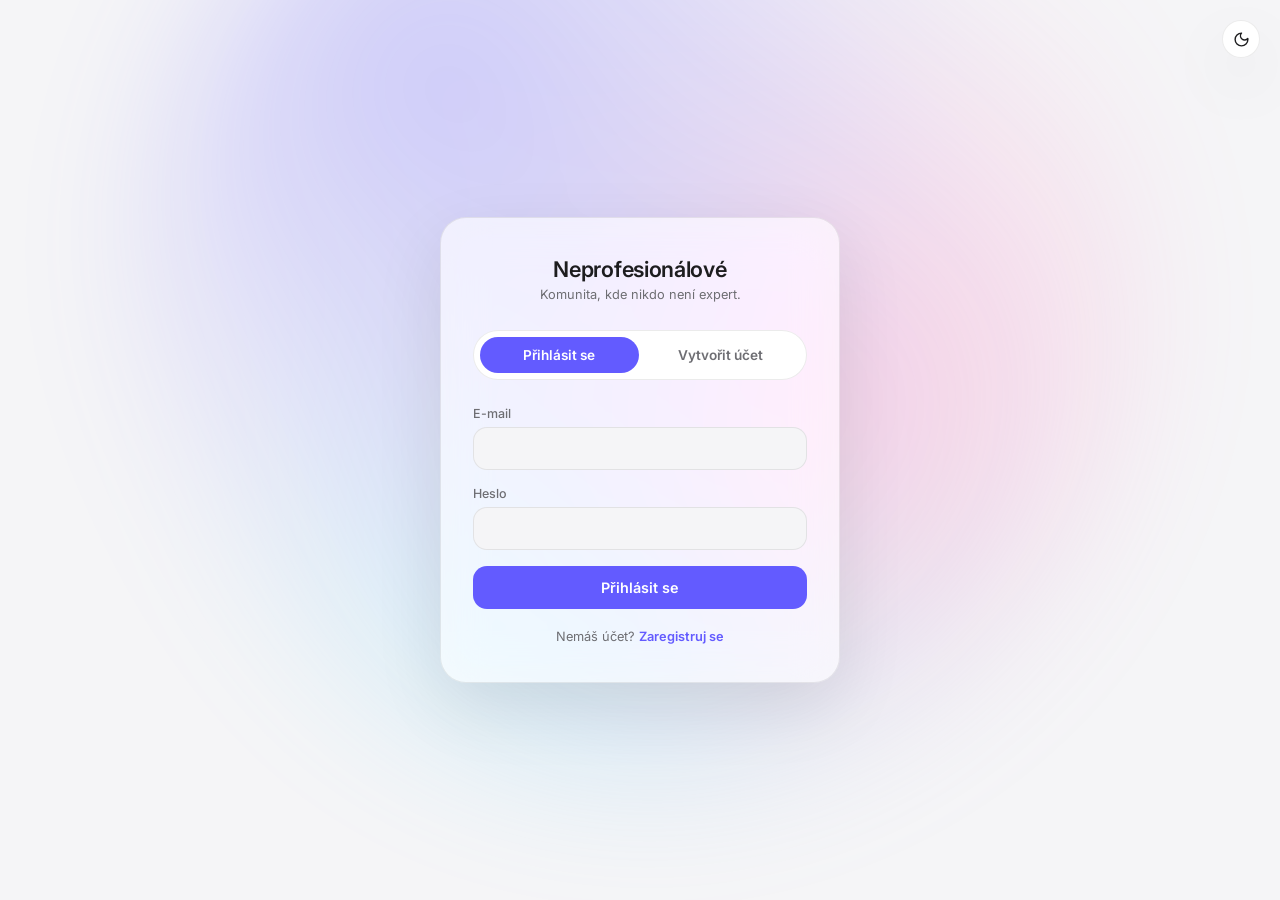
<file: frontend/index.html>
<!DOCTYPE html>
<html lang="cs">
<head>
<meta charset="UTF-8">
<meta http-equiv="refresh" content="0; url=layout-auth.html">
<title>Neprofesionálové</title>
</head>
<body>
  <p>Přesměrovávám…</p>
  <script>
    var dest = localStorage.getItem("np_token") ? "layout-dashboard.html" : "layout-auth.html";
    window.location.replace(dest);
  </script>
</body>
</html>
</file>
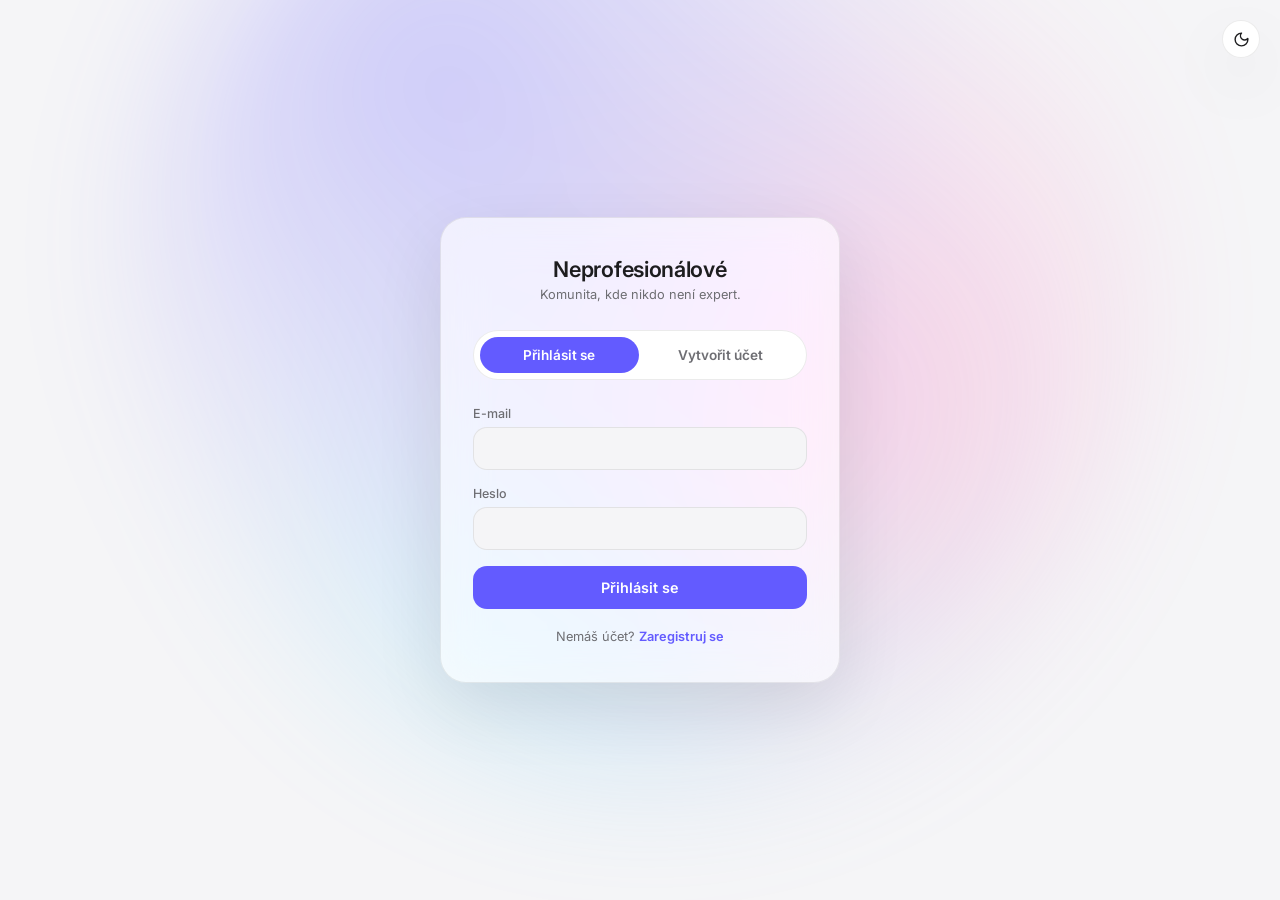
<file: frontend/layout-auth.html>
<!DOCTYPE html>
<!-- Template: moonGlass-v1 (glass/Apple-styl vizuální design appky Neprofesionálové) -->
<html lang="cs" data-template="moonGlass-v1"><head><meta charset="UTF-8"><title>Neprofesionálové — Přihlášení</title>
<link rel="preconnect" href="https://fonts.googleapis.com">
<link href="https://fonts.googleapis.com/css2?family=Inter:wght@400;500;600;700&family=Fraunces:opsz,wght@9..144,500;9..144,600&family=IBM+Plex+Mono:wght@400;500&display=swap" rel="stylesheet">

<style>
:root {
  --bg:#F5F5F7; --surface:rgba(255,255,255,0.65); --surface-solid:#FFFFFF;
  --text-1:#1D1D1F; --text-2:#6E6E73; --text-3:#A1A1A6; --hairline:rgba(0,0,0,0.08);
  --accent:#635BFF; --accent-b:#FF6FB8; --accent-c:#4FD1FF; --accent-soft:rgba(99,91,255,0.12);
  --shadow:0 24px 70px rgba(0,0,0,0.09); --radius:26px; --font-active:var(--font-sans);
  --font-sans:-apple-system,BlinkMacSystemFont,"SF Pro Display","SF Pro Text","Inter",Helvetica,Arial,sans-serif;
  --font-serif:"Fraunces",Georgia,serif; --font-mono:"IBM Plex Mono",ui-monospace,monospace;
}
[data-mode="dark"] {
  --bg:#000000; --surface:rgba(28,28,30,0.55); --surface-solid:#1C1C1E;
  --text-1:#F5F5F7; --text-2:#98989D; --text-3:#6E6E73; --hairline:rgba(255,255,255,0.09);
  --accent-soft:rgba(139,133,255,0.16); --shadow:0 24px 70px rgba(0,0,0,0.55);
}
* { margin:0; padding:0; box-sizing:border-box; }
html { -webkit-font-smoothing:antialiased; font-size:16px; }
body { background:var(--bg); color:var(--text-1); font-family:var(--font-active); transition:background .4s,color .4s; min-height:100vh; }
a { color:inherit; }
.orb { position:fixed; top:-220px; left:50%; transform:translateX(-50%); width:1000px; height:1000px; border-radius:50%;
  background:radial-gradient(circle at 30% 30%, var(--accent) 0%, transparent 55%),radial-gradient(circle at 70% 60%, var(--accent-b) 0%, transparent 50%),radial-gradient(circle at 50% 80%, var(--accent-c) 0%, transparent 50%);
  opacity:.28; filter:blur(70px); animation:drift 14s ease-in-out infinite alternate; pointer-events:none; z-index:0; }
[data-mode="dark"] .orb { opacity:.2; }
@keyframes drift { 0%{transform:translateX(-52%) translateY(0) scale(1);} 100%{transform:translateX(-48%) translateY(24px) scale(1.05);} }

.mode-toggle { position:fixed; top:20px; right:20px; z-index:10; width:38px; height:38px; border-radius:50%; background:var(--surface-solid); border:.5px solid var(--hairline); display:flex; align-items:center; justify-content:center; cursor:pointer; box-shadow:var(--shadow); }
.mode-toggle svg { width:17px; height:17px; stroke:var(--text-1); }

.auth-wrap { position:relative; z-index:1; min-height:100vh; display:flex; align-items:center; justify-content:center; padding:24px; }
.auth-card { width:100%; max-width:400px; background:var(--surface); backdrop-filter:blur(22px) saturate(180%); -webkit-backdrop-filter:blur(22px) saturate(180%); border:.5px solid var(--hairline); border-radius:var(--radius); padding:38px 32px; box-shadow:var(--shadow); }
.auth-brand { text-align:center; margin-bottom:28px; }
.auth-brand .brand { font-size:1.35rem; font-weight:600; letter-spacing:-.3px; }
.auth-brand .tagline { font-size:.8rem; color:var(--text-2); margin-top:5px; }

.auth-tabs { display:flex; gap:3px; background:var(--surface-solid); border:.5px solid var(--hairline); border-radius:100px; padding:6px; margin-bottom:26px; }
.auth-tabs button { flex:1; border:none; background:transparent; padding:10px; border-radius:100px; font-size:.85rem; font-weight:600; color:var(--text-2); cursor:pointer; font-family:inherit; transition:background .2s,color .2s; }
.auth-tabs button.active { background:var(--accent); color:#fff; }

.auth-form.hidden { display:none; }
.field { margin-bottom:16px; }
.field label { display:block; font-size:.78rem; color:var(--text-2); margin-bottom:6px; font-weight:500; }
.field input { width:100%; padding:12px 14px; border-radius:14px; border:.5px solid var(--hairline); background:var(--bg); color:var(--text-1); font-family:inherit; font-size:.9rem; outline:none; transition:border-color .2s; }
.field input:focus { border-color:var(--accent); }
.field-hint { font-size:.72rem; color:var(--text-3); margin-top:5px; }

.form-msg { font-size:.8rem; padding:11px 14px; border-radius:12px; margin-bottom:16px; display:none; line-height:1.4; }
.form-msg.error { background:rgba(255,59,48,.12); color:#FF3B30; display:block; }
.form-msg.success { background:var(--accent-soft); color:var(--accent); display:block; }

.cta-btn { width:100%; background:var(--accent); color:#fff; border:none; border-radius:14px; padding:13px; font-weight:600; font-size:.9rem; font-family:inherit; cursor:pointer; transition:opacity .2s; }
.cta-btn:disabled { opacity:.6; cursor:default; }

.auth-switch { text-align:center; font-size:.8rem; color:var(--text-2); margin-top:20px; }
.auth-switch a { color:var(--accent); font-weight:600; text-decoration:none; cursor:pointer; }
</style>
</head><body data-mode="light">
<script>
/* Pokud je uživatel už přihlášen, nemá tu co dělat - rovnou na Dashboard. */
if (localStorage.getItem('np_token')) { window.location.replace('layout-dashboard.html'); }
</script>
<div class="orb"></div>

<button class="mode-toggle" onclick="toggleMode()" aria-label="Přepnout světlý/tmavý režim">
  <svg viewBox="0 0 24 24" fill="none" stroke-width="2" stroke-linecap="round" stroke-linejoin="round"><path d="M12 3a9 9 0 109 9c0-.46-.03-.92-.1-1.36A5.4 5.4 0 0112 3z"/></svg>
</button>

<div class="auth-wrap">
  <div class="auth-card">
    <div class="auth-brand">
      <div class="brand">Neprofesionálové</div>
      <div class="tagline">Komunita, kde nikdo není expert.</div>
    </div>

    <div class="auth-tabs">
      <button id="tab-login" class="active" onclick="switchTab('login')">Přihlásit se</button>
      <button id="tab-register" onclick="switchTab('register')">Vytvořit účet</button>
    </div>

    <div id="form-msg" class="form-msg"></div>

    <form id="form-login" class="auth-form">
      <div class="field">
        <label for="login-email">E-mail</label>
        <input type="email" id="login-email" required autocomplete="email">
      </div>
      <div class="field">
        <label for="login-password">Heslo</label>
        <input type="password" id="login-password" required autocomplete="current-password">
      </div>
      <button type="submit" class="cta-btn">Přihlásit se</button>
    </form>

    <form id="form-register" class="auth-form hidden">
      <div class="field">
        <label for="reg-email">E-mail</label>
        <input type="email" id="reg-email" required autocomplete="email">
      </div>
      <div class="field">
        <label for="reg-password">Heslo</label>
        <input type="password" id="reg-password" required autocomplete="new-password">
        <div class="field-hint">Alespoň 8 znaků.</div>
      </div>
      <div class="field">
        <label for="reg-password2">Heslo znovu</label>
        <input type="password" id="reg-password2" required autocomplete="new-password">
      </div>
      <div class="field">
        <label for="reg-referral">Referral kód (nepovinné)</label>
        <input type="text" id="reg-referral" autocomplete="off" placeholder="např. KAROLINA-7F2">
      </div>
      <button type="submit" class="cta-btn">Vytvořit účet</button>
    </form>

    <div class="auth-switch" id="switch-hint">
      Nemáš účet? <a onclick="switchTab('register')">Zaregistruj se</a>
    </div>
  </div>
</div>

<script>
function toggleMode(){ document.body.dataset.mode = document.body.dataset.mode === 'light' ? 'dark' : 'light'; }

function switchTab(which){
  document.getElementById('tab-login').classList.toggle('active', which === 'login');
  document.getElementById('tab-register').classList.toggle('active', which === 'register');
  document.getElementById('form-login').classList.toggle('hidden', which !== 'login');
  document.getElementById('form-register').classList.toggle('hidden', which !== 'register');
  document.getElementById('switch-hint').innerHTML = which === 'login'
    ? 'Nemáš účet? <a onclick="switchTab(\'register\')">Zaregistruj se</a>'
    : 'Už máš účet? <a onclick="switchTab(\'login\')">Přihlas se</a>';
  clearMsg();
}

function showMsg(text, type){
  const el = document.getElementById('form-msg');
  el.textContent = text;
  el.className = 'form-msg ' + type;
}
function clearMsg(){
  const el = document.getElementById('form-msg');
  el.className = 'form-msg';
  el.textContent = '';
}

document.getElementById('form-login').addEventListener('submit', async function(e){
  e.preventDefault();
  clearMsg();
  const email = document.getElementById('login-email').value.trim();
  const password = document.getElementById('login-password').value;
  const btn = e.target.querySelector('button[type="submit"]');
  btn.disabled = true; btn.textContent = 'Přihlašuji…';
  try {
    const res = await fetch('/auth/login', {
      method: 'POST',
      headers: { 'Content-Type': 'application/json' },
      body: JSON.stringify({ email, password })
    });
    const data = await res.json();
    if (!res.ok) {
      showMsg(data.detail || 'Přihlášení se nezdařilo.', 'error');
      btn.disabled = false; btn.textContent = 'Přihlásit se';
      return;
    }
    localStorage.setItem('np_token', data.access_token);
    showMsg('Přihlášení proběhlo, přesměrovávám…', 'success');
    window.location.href = 'layout-dashboard.html';
  } catch (err) {
    showMsg('Nepodařilo se spojit se serverem. Zkus to znovu.', 'error');
    btn.disabled = false; btn.textContent = 'Přihlásit se';
  }
});

document.getElementById('form-register').addEventListener('submit', async function(e){
  e.preventDefault();
  clearMsg();
  const email = document.getElementById('reg-email').value.trim();
  const password = document.getElementById('reg-password').value;
  const password2 = document.getElementById('reg-password2').value;
  const referral = document.getElementById('reg-referral').value.trim();
  const btn = e.target.querySelector('button[type="submit"]');

  if (password.length < 8) {
    showMsg('Heslo musí mít alespoň 8 znaků.', 'error');
    return;
  }
  if (password !== password2) {
    showMsg('Hesla se neshodují.', 'error');
    return;
  }

  btn.disabled = true; btn.textContent = 'Vytvářím účet…';
  try {
    const payload = { email, password };
    if (referral) payload.referral_code = referral;
    const res = await fetch('/auth/register', {
      method: 'POST',
      headers: { 'Content-Type': 'application/json' },
      body: JSON.stringify(payload)
    });
    const data = await res.json();
    if (!res.ok) {
      showMsg(data.detail || 'Registrace se nezdařila.', 'error');
      btn.disabled = false; btn.textContent = 'Vytvořit účet';
      return;
    }
    // Po úspěšné registraci rovnou přihlásit, ať uživatel nemusí zadávat údaje znovu.
    const loginRes = await fetch('/auth/login', {
      method: 'POST',
      headers: { 'Content-Type': 'application/json' },
      body: JSON.stringify({ email, password })
    });
    const loginData = await loginRes.json();
    if (loginRes.ok) {
      localStorage.setItem('np_token', loginData.access_token);
      showMsg('Účet vytvořen, přihlašuji…', 'success');
      window.location.href = 'layout-dashboard.html';
    } else {
      showMsg('Účet vytvořen. Přihlas se prosím.', 'success');
      switchTab('login');
      btn.disabled = false; btn.textContent = 'Vytvořit účet';
    }
  } catch (err) {
    showMsg('Nepodařilo se spojit se serverem. Zkus to znovu.', 'error');
    btn.disabled = false; btn.textContent = 'Vytvořit účet';
  }
});
</script>
</body></html>
</file>
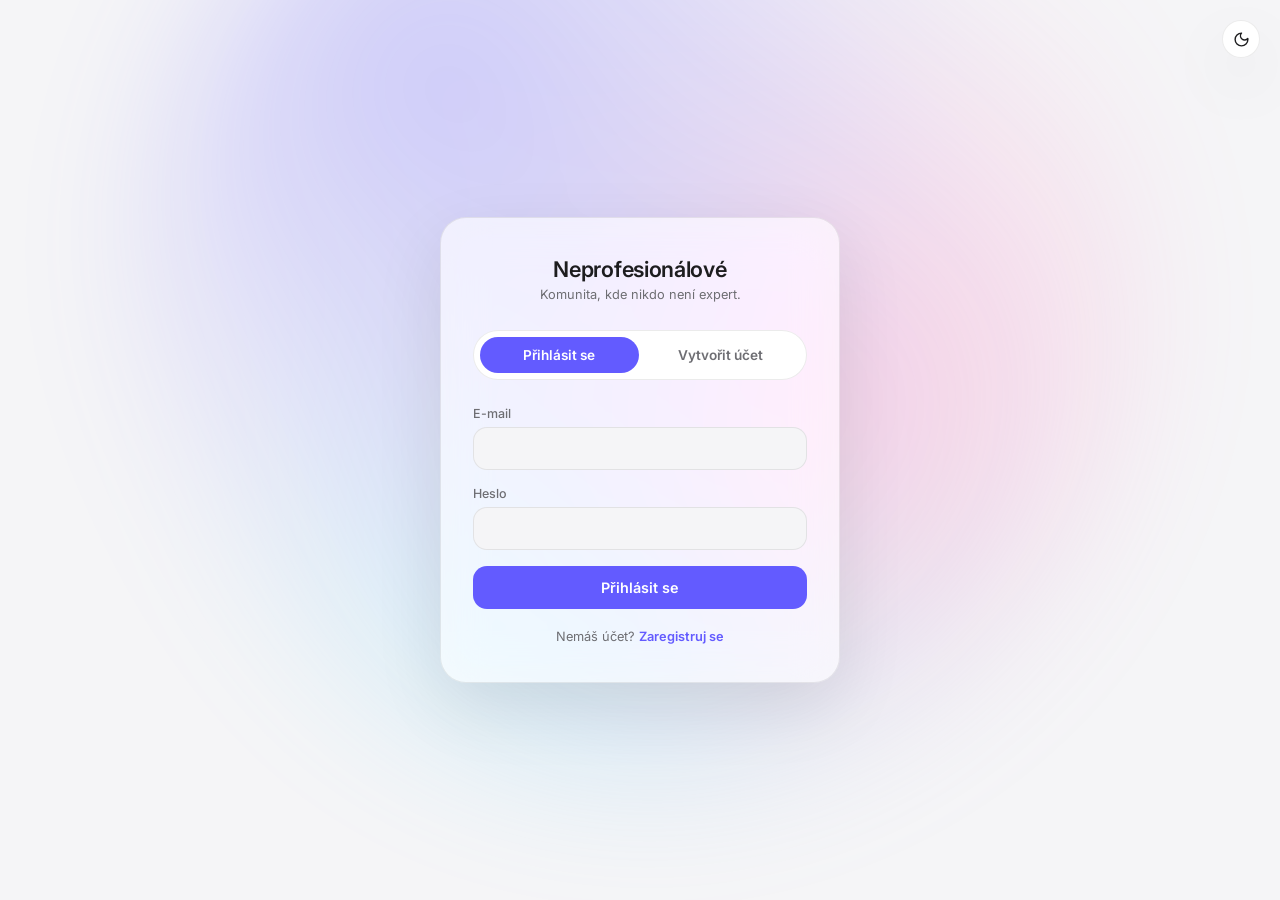
<file: frontend/layout-dashboard.html>
<!DOCTYPE html>
<!-- Template: moonGlass-v1 (glass/Apple-styl vizuální design appky Neprofesionálové) -->
<html lang="cs" data-template="moonGlass-v1"><head><meta charset="UTF-8"><title>Neprofesionálové — Dashboard</title>
<link rel="preconnect" href="https://fonts.googleapis.com">
<link href="https://fonts.googleapis.com/css2?family=Inter:wght@400;500;600;700&family=Fraunces:opsz,wght@9..144,500;9..144,600&family=IBM+Plex+Mono:wght@400;500&display=swap" rel="stylesheet">

<style>
:root {
  --bg:#F5F5F7; --surface:rgba(255,255,255,0.65); --surface-solid:#FFFFFF;
  --text-1:#1D1D1F; --text-2:#6E6E73; --text-3:#A1A1A6; --hairline:rgba(0,0,0,0.08);
  --accent:#635BFF; --accent-b:#FF6FB8; --accent-c:#4FD1FF; --accent-soft:rgba(99,91,255,0.12);
  --shadow:0 24px 70px rgba(0,0,0,0.09); --radius:26px; --font-active:var(--font-sans);
  --font-sans:-apple-system,BlinkMacSystemFont,"SF Pro Display","SF Pro Text","Inter",Helvetica,Arial,sans-serif;
  --font-serif:"Fraunces",Georgia,serif; --font-mono:"IBM Plex Mono",ui-monospace,monospace;
}
[data-mode="dark"] {
  --bg:#000000; --surface:rgba(28,28,30,0.55); --surface-solid:#1C1C1E;
  --text-1:#F5F5F7; --text-2:#98989D; --text-3:#6E6E73; --hairline:rgba(255,255,255,0.09);
  --accent-soft:rgba(139,133,255,0.16); --shadow:0 24px 70px rgba(0,0,0,0.55);
}
* { margin:0; padding:0; box-sizing:border-box; }
html { -webkit-font-smoothing:antialiased; font-size:16px; }
body { background:var(--bg); color:var(--text-1); font-family:var(--font-active); transition:background .4s,color .4s; min-height:100vh; }
a { color:inherit; }
.orb { position:fixed; top:-220px; left:50%; transform:translateX(-50%); width:1000px; height:1000px; border-radius:50%;
  background:radial-gradient(circle at 30% 30%, var(--accent) 0%, transparent 55%),radial-gradient(circle at 70% 60%, var(--accent-b) 0%, transparent 50%),radial-gradient(circle at 50% 80%, var(--accent-c) 0%, transparent 50%);
  opacity:.28; filter:blur(70px); animation:drift 14s ease-in-out infinite alternate; pointer-events:none; z-index:0; }
[data-mode="dark"] .orb { opacity:.2; }
@keyframes drift { 0%{transform:translateX(-52%) translateY(0) scale(1);} 100%{transform:translateX(-48%) translateY(24px) scale(1.05);} }

/* TOPBAR */
.panel-brand { height:64px; box-sizing:border-box; background:var(--surface); backdrop-filter:blur(22px) saturate(180%); -webkit-backdrop-filter:blur(22px) saturate(180%); border:.5px solid var(--hairline); border-radius:22px; padding:10px 20px; flex-shrink:0; display:flex; flex-direction:column; justify-content:center; gap:6px; }
.panel-brand .brand-row { display:flex; align-items:center; gap:8px; margin-bottom:0; }
.panel-brand .brand { font-size:1rem; font-weight:600; letter-spacing:-.2px; white-space:nowrap; }
.badge { font-family:var(--font-mono); font-size:.62rem; letter-spacing:.4px; color:var(--accent); background:var(--accent-soft); padding:3px 8px; border-radius:100px; font-weight:500; }
.stat-ticker { position:relative; height:15px; overflow:hidden; width:180px; }
.stat-ticker .stat-item { position:absolute; top:0; left:0; display:flex; align-items:center; gap:5px; font-size:.66rem; color:var(--text-2); font-family:var(--font-mono); white-space:nowrap; width:100%; }
.stat-item.leaving { animation:tickerOut .4s ease forwards; }
.stat-item.entering { animation:tickerIn .4s ease forwards; }
@keyframes tickerOut { from{transform:translateX(0);opacity:1;} to{transform:translateX(-24px);opacity:0;} }
@keyframes tickerIn { from{transform:translateX(24px);opacity:0;} to{transform:translateX(0);opacity:1;} }
.dotc { width:6px; height:6px; border-radius:50%; flex-shrink:0; }
.dot-green{background:#34C759;} .dot-blue{background:#4FD1FF;} .dot-purple{background:#635BFF;} .dot-pink{background:#FF6FB8;}

.panel-search { flex:1; position:relative; height:64px; box-sizing:border-box; background:var(--surface); backdrop-filter:blur(22px) saturate(180%); -webkit-backdrop-filter:blur(22px) saturate(180%); border:.5px solid var(--hairline); border-radius:100px; padding:0 22px; display:flex; align-items:center; gap:10px; }
.panel-search svg { width:17px; height:17px; stroke:var(--text-3); flex-shrink:0; }
.panel-search input { flex:1; border:none; background:transparent; outline:none; font-size:.9rem; color:var(--text-1); font-family:inherit; }
.trending-drop { position:absolute; top:calc(100% + 10px); left:0; right:0; background:var(--surface-solid); border:.5px solid var(--hairline); border-radius:20px; padding:18px; box-shadow:var(--shadow); display:none; }
.trending-drop.open { display:block; }
.tlabel { font-size:.65rem; color:var(--text-3); text-transform:uppercase; letter-spacing:1px; margin-bottom:10px; font-family:var(--font-mono); }
.trend-chip { display:inline-block; background:var(--bg); border:.5px solid var(--hairline); padding:7px 14px; border-radius:100px; font-size:.78rem; margin:0 6px 6px 0; cursor:pointer; color:var(--text-1); }

.panel-icons { display:flex; gap:6px; height:64px; box-sizing:border-box; background:var(--surface); backdrop-filter:blur(22px) saturate(180%); -webkit-backdrop-filter:blur(22px) saturate(180%); border:.5px solid var(--hairline); border-radius:100px; padding:0 10px; flex-shrink:0; align-items:center; position:relative; }
.icon-btn { width:38px; height:38px; border-radius:50%; background:transparent; border:none; display:flex; align-items:center; justify-content:center; cursor:pointer; transition:background .2s,transform .2s; position:relative; }
.icon-btn:hover { background:var(--accent-soft); }
.icon-btn.spin:hover { transform:rotate(28deg); }
.icon-btn svg { width:18px; height:18px; stroke:var(--text-1); }
.icon-btn .pip { position:absolute; top:6px; right:6px; width:7px; height:7px; border-radius:50%; background:var(--accent-b); border:1.5px solid var(--surface-solid); }

.dropdown { position:absolute; top:calc(100% + 12px); right:0; width:320px; background:var(--surface-solid); border:.5px solid var(--hairline); border-radius:22px; box-shadow:var(--shadow); padding:20px; display:none; }
.dropdown.open { display:block; }
.dropdown h4 { font-size:.85rem; font-weight:600; margin-bottom:14px; }
.notif-item { display:flex; gap:10px; padding:10px 0; border-bottom:.5px solid var(--hairline); }
.notif-item:last-child { border-bottom:none; }
.notif-dot { width:8px; height:8px; border-radius:50%; background:var(--accent); margin-top:5px; flex-shrink:0; }
.notif-item p { font-size:.82rem; line-height:1.4; }
.notif-item span { font-size:.7rem; color:var(--text-3); }

.mega { width:360px; }
.mega-sections { display:grid; grid-template-columns:1fr 1fr; gap:4px; margin-bottom:16px; }
.mega-link { display:flex; align-items:center; gap:9px; padding:9px 10px; border-radius:12px; font-size:.82rem; text-decoration:none; color:var(--text-1); }
.mega-link:hover { background:var(--accent-soft); color:var(--accent); }
.mega-link svg { width:15px; height:15px; stroke:currentColor; flex-shrink:0; }
.mega-divider { font-size:.65rem; text-transform:uppercase; letter-spacing:1px; color:var(--text-3); font-family:var(--font-mono); margin:14px 0 10px; }
.connect-row { display:flex; align-items:center; justify-content:space-between; padding:9px 6px; }
.connect-row .cname { display:flex; align-items:center; gap:10px; font-size:.82rem; }
.connect-badge-icon { width:26px; height:26px; border-radius:8px; background:var(--bg); display:flex; align-items:center; justify-content:center; font-size:.65rem; font-weight:700; color:var(--text-2); }
.connect-status { font-size:.68rem; padding:4px 10px; border-radius:100px; font-family:var(--font-mono); }
.connect-status.on { background:var(--accent-soft); color:var(--accent); }
.connect-status.off { background:var(--bg); color:var(--text-3); border:.5px solid var(--hairline); }

/* LEFT DOCK (easter egg) */
.dock { position:fixed; left:0; top:50%; transform:translateY(-50%); z-index:35; display:flex; }
.dock-handle { width:18px; height:64px; background:var(--surface-solid); border:.5px solid var(--hairline); border-left:none; border-radius:0 16px 16px 0; cursor:pointer; display:flex; align-items:center; justify-content:center; color:var(--text-3); font-size:10px; }
.dock-body { width:0; overflow:hidden; background:var(--surface-solid); border:.5px solid var(--hairline); border-left:none; border-radius:0 22px 22px 0; transition:width .3s ease; display:flex; flex-direction:column; align-items:center; padding:0; }
.dock.open .dock-body { width:68px; padding:18px 0; }
.dock-mode-row { display:flex; gap:4px; background:var(--bg); border-radius:100px; padding:3px; margin-bottom:14px; }
.dock-mode-row button { border:none; background:transparent; width:26px; height:22px; border-radius:100px; font-size:.6rem; cursor:pointer; color:var(--text-2); }
.dock-mode-row button.active { background:var(--surface-solid); color:var(--text-1); }
.dock-btn { width:38px; height:38px; border-radius:50%; background:var(--bg); border:.5px solid var(--hairline); display:flex; align-items:center; justify-content:center; cursor:pointer; color:var(--text-2); margin-bottom:8px; }
.dock-btn svg { width:16px; height:16px; stroke:currentColor; }
.dock-log { display:none; flex-direction:column; gap:6px; padding:0 8px; }
.dock-log.active { display:flex; }
.dock-quick.hidden { display:none; }
.dock-log-line { font-family:var(--font-mono); font-size:8px; color:var(--text-3); line-height:1.5; }
.dock-log-line b { color:var(--accent); }

/* QUICK ACTIONS PANEL (stream / media / skupiny) */
.panel-quick { display:flex; gap:6px; height:64px; box-sizing:border-box; background:var(--surface); backdrop-filter:blur(22px) saturate(180%); -webkit-backdrop-filter:blur(22px) saturate(180%); border:.5px solid var(--hairline); border-radius:100px; padding:0 10px; flex-shrink:0; align-items:center; }

/* PAGE NAV (navigace mezi strankami) */
.app-header { position:sticky; top:0; z-index:40; width:100%; background:var(--surface); backdrop-filter:blur(10px) saturate(0%); -webkit-backdrop-filter:blur(10px) saturate(0%); padding:20px 0 16px; border-bottom:.5px solid var(--hairline); }
.topbar { max-width:1200px; margin:0 auto; display:flex; align-items:stretch; gap:12px; padding:0 24px; }
.page-nav-container { max-width:1200px; margin:14px auto 0; padding:0 24px; display:flex; }
.page-nav-inner { display:flex; gap:3px; background:var(--surface-solid); border:.5px solid var(--hairline); border-radius:100px; padding:6px; overflow-x:auto; scrollbar-width:none; -ms-overflow-style:none; }
.page-nav-inner::-webkit-scrollbar { display:none; width:0; height:0; }
.page-nav-container a { padding:9px 18px; border-radius:100px; font-size:.83rem; font-weight:500; color:var(--text-2); text-decoration:none; white-space:nowrap; transition:background .2s,color .2s; }
.page-nav-container a:hover:not(.active) { background:var(--accent-soft); color:var(--accent); }
.page-nav-container a.active { background:var(--accent); color:#fff; }
.page-nav-container a.soon { opacity:.4; pointer-events:none; }

/* FOOTER */
.site-footer { position:relative; z-index:1; max-width:1200px; margin:70px auto 0; padding:40px 24px 30px; border-top:.5px solid var(--hairline); }
.footer-top { display:flex; justify-content:space-between; gap:32px; flex-wrap:wrap; margin-bottom:28px; }
.footer-brand { max-width:260px; }
.footer-brand .brand { font-size:1rem; font-weight:600; margin-bottom:8px; display:block; }
.footer-brand p { font-size:.8rem; color:var(--text-2); line-height:1.6; }
.footer-cols { display:flex; gap:56px; flex-wrap:wrap; }
.footer-col h5 { font-size:.75rem; font-weight:600; text-transform:uppercase; letter-spacing:.5px; color:var(--text-3); margin-bottom:14px; }
.footer-col a { display:block; font-size:.83rem; color:var(--text-2); text-decoration:none; margin-bottom:10px; }
.footer-col a:hover { color:var(--accent); }
.footer-bottom { display:flex; justify-content:space-between; align-items:center; padding-top:20px; border-top:.5px solid var(--hairline); font-size:.72rem; color:var(--text-3); flex-wrap:wrap; gap:10px; }

main { position:relative; z-index:1; max-width:1200px; margin:0 auto; padding:32px 24px 100px; }
</style>

<style>
.d-grid { display:grid; grid-template-columns:2fr 1fr; gap:20px; }
.d-col { display:flex; flex-direction:column; gap:20px; }
.card { background:var(--surface); backdrop-filter:blur(20px) saturate(180%); border:.5px solid var(--hairline); border-radius:var(--radius); padding:26px; }
.card h3 { font-size:1rem; font-weight:600; margin-bottom:16px; }
h1.page-title { font-size:2rem; font-weight:600; letter-spacing:-.5px; margin-bottom:6px; }
.page-sub { color:var(--text-2); font-size:.95rem; margin-bottom:32px; }
.stat-cards { display:grid; grid-template-columns:repeat(4,1fr); gap:14px; margin-bottom:20px; }
.stat-card { background:var(--surface); border:.5px solid var(--hairline); border-radius:20px; padding:20px; backdrop-filter:blur(20px); }
.stat-card b { display:block; font-size:1.5rem; font-weight:600; }
.stat-card span { font-size:.75rem; color:var(--text-2); }
.room-row { display:flex; align-items:center; gap:12px; padding:12px 0; border-bottom:.5px solid var(--hairline); }
.room-row:last-child{border-bottom:none;}
.avatar-sm { width:38px; height:38px; border-radius:50%; background:linear-gradient(135deg,var(--accent),var(--accent-c)); flex-shrink:0; }
.room-row .rinfo { flex:1; }
.room-row .rinfo b { font-size:.88rem; display:block; }
.room-row .rinfo span { font-size:.72rem; color:var(--text-2); }
.pill-btn { background:var(--accent-soft); color:var(--accent); border:none; border-radius:100px; padding:7px 14px; font-size:.75rem; font-weight:600; cursor:pointer; }
.activity-line { display:flex; gap:10px; padding:9px 0; font-size:.82rem; align-items:center; }
.activity-line .dotc2 { width:6px; height:6px; border-radius:50%; background:var(--accent); flex-shrink:0; }
</style>
</head><body data-mode="light">
<script>
/* Auth guard: bez tokenu se sem nedostaneš. */
if (!localStorage.getItem('np_token')) { window.location.replace('layout-auth.html'); }
</script>
<div class="orb"></div>
<div class="app-header">

<div class="topbar">
  <div class="panel-brand">
    <div class="brand-row"><span class="brand">Neprofesionálové</span><span class="badge">v0.1 · MVP</span></div>
    <div class="stat-ticker"><div class="stat-item" id="stat-item"><span class="dotc dot-green"></span>21 830 přihlášených</div></div>
  </div>

  <div class="panel-search">
    <svg viewBox="0 0 24 24" fill="none" stroke-width="2" stroke-linecap="round"><circle cx="11" cy="11" r="7"/><path d="M21 21l-4.3-4.3"/></svg>
    <input type="text" placeholder="Hledat lidi, místnosti, obsah…" onfocus="document.getElementById('trend').classList.add('open')" onblur="setTimeout(()=>document.getElementById('trend').classList.remove('open'),150)">
    <div class="trending-drop" id="trend">
      <div class="tlabel">Trendy teď</div>
      <span class="trend-chip">#novacici</span><span class="trend-chip">Ranní kafe místnost</span><span class="trend-chip">#hraní-live</span><span class="trend-chip">Kreslení pro amatéry</span><span class="trend-chip">#referral-akce</span><span class="trend-chip">Noční směna</span>
    </div>
  </div>

  <div class="panel-quick">
    <button class="icon-btn" title="Spustit stream" aria-label="Spustit stream">
      <svg viewBox="0 0 24 24" fill="none" stroke-width="2" stroke-linecap="round" stroke-linejoin="round"><rect x="2" y="6" width="14" height="12" rx="2"/><path d="M16 10l6-4v12l-6-4z"/></svg>
    </button>
    <button class="icon-btn" title="Knihovna médií" aria-label="Knihovna médií" onclick="window.location.href='layout-media-galerie.html'">
      <svg viewBox="0 0 24 24" fill="none" stroke-width="2" stroke-linecap="round" stroke-linejoin="round"><rect x="3" y="3" width="18" height="14" rx="2"/><path d="M3 13l4-4 3 3 5-5 6 6"/><circle cx="8" cy="8" r="1.3"/></svg>
    </button>
    <button class="icon-btn" title="Skupiny" aria-label="Skupiny">
      <svg viewBox="0 0 24 24" fill="none" stroke-width="2" stroke-linecap="round" stroke-linejoin="round"><circle cx="9" cy="8" r="3"/><circle cx="17" cy="9" r="2.3"/><path d="M2 20c0-3.3 3.1-6 7-6s7 2.7 7 6"/><path d="M15.5 14.3c2.7.5 5 2.6 5 5.7"/></svg>
    </button>
  </div>

  <div class="panel-icons">
    <button class="icon-btn" onclick="toggleDrop('notif')" aria-label="Notifikace">
      <svg viewBox="0 0 24 24" fill="none" stroke-width="2" stroke-linecap="round" stroke-linejoin="round"><path d="M18 8a6 6 0 10-12 0c0 7-3 9-3 9h18s-3-2-3-9"/><path d="M13.73 21a2 2 0 01-3.46 0"/></svg>
      <span class="pip"></span>
      <div class="dropdown" id="notif-drop">
        <h4>Notifikace</h4>
        <div class="notif-item"><div class="notif-dot"></div><div><p><b>Jana_K</b> ti poslala zprávu</p><span>před 2 min</span></div></div>
        <div class="notif-item"><div class="notif-dot"></div><div><p>Tvůj referral kód použil nový člen (+50 kreditů)</p><span>před 1 h</span></div></div>
        <div class="notif-item"><div class="notif-dot"></div><div><p>Místnost <b>Ranní kafe</b> právě začala</p><span>před 3 h</span></div></div>
      </div>
    </button>
    <button class="icon-btn" onclick="toggleDrop('messages')" aria-label="Zprávy">
      <svg viewBox="0 0 24 24" fill="none" stroke-width="2" stroke-linecap="round" stroke-linejoin="round"><path d="M21 15a2 2 0 01-2 2H7l-4 4V5a2 2 0 012-2h14a2 2 0 012 2z"/></svg>
      <span class="pip"></span>
      <div class="dropdown" id="messages-drop">
        <h4>Zprávy</h4>
        <div class="notif-item"><div class="avatar-sm" style="width:30px;height:30px;"></div><div><p><b>Jana_K:</b> Tak zítra v tom chatu? 😄</p><span>před 4 min</span></div></div>
        <div class="notif-item"><div class="avatar-sm" style="width:30px;height:30px;"></div><div><p><b>Tomáš_R:</b> Díky za pozvánku!</p><span>před 2 h</span></div></div>
        <div class="notif-item"><div class="avatar-sm" style="width:30px;height:30px;"></div><div><p><b>Petra_M:</b> Poslala fotku</p><span>včera</span></div></div>
        <a href="layout-messenger.html" style="display:block; text-align:center; margin-top:6px; font-size:.8rem; color:var(--accent); text-decoration:none; font-weight:600;">Otevřít Messenger →</a>
      </div>
    </button>
    <button class="icon-btn spin" onclick="openPanel && openPanel()" aria-label="Nastavení vzhledu">
      <svg viewBox="0 0 24 24" fill="none" stroke-width="2" stroke-linecap="round" stroke-linejoin="round"><circle cx="12" cy="12" r="3"/><path d="M19.4 15a1.65 1.65 0 00.33 1.82l.06.06a2 2 0 11-2.83 2.83l-.06-.06a1.65 1.65 0 00-1.82-.33 1.65 1.65 0 00-1 1.51V21a2 2 0 01-4 0v-.09A1.65 1.65 0 009 19.4a1.65 1.65 0 00-1.82.33l-.06.06a2 2 0 11-2.83-2.83l.06-.06a1.65 1.65 0 00.33-1.82 1.65 1.65 0 00-1.51-1H3a2 2 0 010-4h.09A1.65 1.65 0 004.6 9a1.65 1.65 0 00-.33-1.82l-.06-.06a2 2 0 112.83-2.83l.06.06a1.65 1.65 0 001.82.33H9a1.65 1.65 0 001-1.51V3a2 2 0 014 0v.09a1.65 1.65 0 001 1.51 1.65 1.65 0 001.82-.33l.06-.06a2 2 0 112.83 2.83l-.06.06a1.65 1.65 0 00-.33 1.82V9a1.65 1.65 0 001.51 1H21a2 2 0 010 4h-.09a1.65 1.65 0 00-1.51 1z"/></svg>
    </button>
    <button class="icon-btn" onclick="toggleDrop('avatar')" aria-label="Uživatelské menu" style="margin-left:2px;">
      <svg viewBox="0 0 24 24" fill="none" stroke-width="2" stroke-linecap="round" stroke-linejoin="round"><circle cx="12" cy="8" r="4"/><path d="M4 21c0-4.4 3.6-8 8-8s8 3.6 8 8"/></svg>
      <div class="dropdown mega" id="avatar-drop">
        <h4>Tvůj účet</h4>
        <div class="mega-sections">
          <a class="mega-link" href="layout-dashboard.html"><svg viewBox="0 0 24 24" fill="none" stroke-width="2"><path d="M3 11l9-8 9 8"/><path d="M5 10v10h14V10"/></svg>Dashboard</a>
          <a class="mega-link" href="layout-user-profil.html"><svg viewBox="0 0 24 24" fill="none" stroke-width="2"><circle cx="12" cy="8" r="4"/><path d="M4 21c0-4.4 3.6-8 8-8s8 3.6 8 8"/></svg>Profil</a>
          <a class="mega-link" href="layout-messenger.html"><svg viewBox="0 0 24 24" fill="none" stroke-width="2"><path d="M21 15a2 2 0 01-2 2H7l-4 4V5a2 2 0 012-2h14a2 2 0 012 2z"/></svg>Zprávy</a>
          <a class="mega-link" href="layout-chat-mistnost.html"><svg viewBox="0 0 24 24" fill="none" stroke-width="2"><path d="M8 12h.01M12 12h.01M16 12h.01M21 12c0 4.4-4 8-9 8-1.2 0-2.4-.2-3.4-.6L3 21l1.6-4.2A7.9 7.9 0 013 12c0-4.4 4-8 9-8s9 3.6 9 8z"/></svg>Chat</a>
          <a class="mega-link" href="#"><svg viewBox="0 0 24 24" fill="none" stroke-width="2"><rect x="2" y="6" width="20" height="12" rx="2"/><path d="M6 12h4M14 12h.01M17 12h.01"/></svg>Peněženka</a>
          <a class="mega-link" href="#"><svg viewBox="0 0 24 24" fill="none" stroke-width="2"><circle cx="12" cy="12" r="3"/><path d="M19.4 15a1.65 1.65 0 00.33 1.82"/></svg>Nastavení</a>
          <a class="mega-link" href="#" onclick="logout(); return false;"><svg viewBox="0 0 24 24" fill="none" stroke-width="2"><path d="M10 17l5-5-5-5M15 12H3"/></svg>Odhlásit</a>
        </div>
        <div class="mega-divider">Propojené platformy</div>
        <div class="connect-row"><div class="cname"><div class="connect-badge-icon">G</div>Google</div><span class="connect-status on">Propojeno</span></div>
        <div class="connect-row"><div class="cname"><div class="connect-badge-icon">☁</div>iCloud</div><span class="connect-status off">Propojit</span></div>
        <div class="connect-row"><div class="cname"><div class="connect-badge-icon">M</div>Mega</div><span class="connect-status off">Propojit</span></div>
        <div class="connect-row"><div class="cname"><div class="connect-badge-icon">T</div>Tera</div><span class="connect-status off">Propojit</span></div>
        <div class="connect-row"><div class="cname"><div class="connect-badge-icon">💬</div>Messenger</div><span class="connect-status off">Propojit</span></div>
      </div>
    </button>
  </div>
</div>

<div class="page-nav-container"><div class="page-nav-inner"><a class="" href="layout-user-profil.html">Profil</a><a href="layout-wall.html">Zeď</a><a class="" href="layout-messenger.html">Zprávy</a><a class="soon" href="#">Peněženka (brzy)</a><a class="" href="layout-media-galerie.html">Média</a><a class="" href="layout-chat-mistnost.html">Chat</a><a class="soon" href="#">Klubovny (brzy)</a><a class="soon" href="#">Události (brzy)</a><a class="soon" href="#">Hry (brzy)</a></div></div>
</div>
<main>

<h1 class="page-title">Vítej zpět, Karolíno 👋</h1>
<p class="page-sub">Tady je přehled dění za posledních 24 hodin.</p>
<div class="stat-cards">
  <div class="stat-card"><b>1 280</b><span>Tvé kredity</span></div>
  <div class="stat-card"><b>12</b><span>Nové zprávy</span></div>
  <div class="stat-card"><b>3</b><span>Aktivní místnosti</span></div>
  <div class="stat-card"><b>+4</b><span>Noví přes referral</span></div>
</div>
<div class="d-grid">
  <div class="d-col">
    <div class="card">
      <h3>Doporučené místnosti</h3>
      <div class="room-row"><div class="avatar-sm"></div><div class="rinfo"><b>Ranní kafe ☕</b><span>128 online · volný vstup</span></div><button class="pill-btn">Vstoupit</button></div>
      <div class="room-row"><div class="avatar-sm"></div><div class="rinfo"><b>Kreslení pro amatéry 🎨</b><span>64 online · 20 kr. vstup</span></div><button class="pill-btn">Vstoupit</button></div>
      <div class="room-row"><div class="avatar-sm"></div><div class="rinfo"><b>Noční směna 🌙</b><span>301 online · volný vstup</span></div><button class="pill-btn">Vstoupit</button></div>
    </div>
    <div class="card">
      <h3>Aktivita zdi</h3>
      <div class="activity-line"><div class="dotc2"></div>Jana_K okomentovala tvůj příspěvek</div>
      <div class="activity-line"><div class="dotc2"></div>Nový člen se zaregistroval přes tvůj referral kód</div>
      <div class="activity-line"><div class="dotc2"></div>Tomáš_R tě přidal mezi oblíbené</div>
    </div>
  </div>
  <div class="d-col">
    <div class="card">
      <h3>Peněženka</h3>
      <div style="font-size:2.2rem; font-weight:600; margin-bottom:4px;">1 280 kr.</div>
      <div style="color:var(--text-2); font-size:.8rem; margin-bottom:18px;">≈ naposledy +50 kr. (referral odměna)</div>
      <button class="cta-btn" style="width:100%; background:var(--accent); color:#fff; border:none; border-radius:14px; padding:13px; font-weight:600; cursor:pointer;">Dobít kredit</button>
    </div>
    <div class="card">
      <h3>Tvůj referral kód</h3>
      <div style="font-family:var(--font-mono); background:var(--bg); border:.5px solid var(--hairline); border-radius:12px; padding:12px; text-align:center; margin-bottom:10px;">KAROLINA-7F2</div>
      <div style="font-size:.78rem; color:var(--text-2);">4 použití · odměna 50 kr. za pozvání</div>
    </div>
  </div>
</div>

</main>

<div class="site-footer">
  <div class="footer-top">
    <div class="footer-brand">
      <span class="brand">Neprofesionálové</span>
      <p>Komunita, kde nikdo není expert. Chat místnosti, kredity a prostor pro každého, kdo to prostě zkouší.</p>
    </div>
    <div class="footer-cols">
      <div class="footer-col">
        <h5>Produkt</h5>
        <a href="layout-dashboard.html">Dashboard</a>
        <a href="layout-chat-mistnost.html">Chat místnosti</a>
        <a href="layout-wall.html">Zeď</a>
        <a href="layout-messenger.html">Messenger</a>
      </div>
      <div class="footer-col">
        <h5>Účet</h5>
        <a href="layout-user-profil.html">Profil</a>
        <a href="#">Peněženka</a>
        <a href="#">Nastavení</a>
      </div>
      <div class="footer-col">
        <h5>O projektu</h5>
        <a href="#">O nás</a>
        <a href="#">Podmínky používání</a>
        <a href="#">Ochrana soukromí</a>
      </div>
    </div>
  </div>
  <div class="footer-bottom">
    <span>© 2026 Neprofesionálové</span>
    <span class="badge">v0.1 · MVP</span>
  </div>
</div>


<div class="dock" id="dock">
  <div class="dock-handle" onclick="document.getElementById('dock').classList.toggle('open')">›</div>
  <div class="dock-body">
    <div class="dock-mode-row">
      <button class="active" onclick="dockMode('quick', this)">⚡</button>
      <button onclick="dockMode('log', this)">☰</button>
    </div>
    <div class="dock-quick">
      <div class="dock-btn" title="Domů"><svg viewBox="0 0 24 24" fill="none" stroke-width="2"><path d="M3 11l9-8 9 8"/><path d="M5 10v10h14V10"/></svg></div>
      <div class="dock-btn" title="Oblíbené místnosti"><svg viewBox="0 0 24 24" fill="none" stroke-width="2"><path d="M12 2l3 7h7l-5.5 4.5L18 21l-6-4-6 4 1.5-7.5L2 9h7z"/></svg></div>
      <div class="dock-btn" title="Náhodná místnost"><svg viewBox="0 0 24 24" fill="none" stroke-width="2"><circle cx="12" cy="12" r="9"/><circle cx="9" cy="9" r="1"/><circle cx="15" cy="15" r="1"/></svg></div>
      <div class="dock-btn" title="Peněženka"><svg viewBox="0 0 24 24" fill="none" stroke-width="2"><rect x="2" y="6" width="20" height="12" rx="2"/></svg></div>
      <div class="dock-btn" title="Easter egg"><svg viewBox="0 0 24 24" fill="none" stroke-width="2"><circle cx="12" cy="12" r="9"/><path d="M8 14s1.5 2 4 2 4-2 4-2"/><path d="M9 9h.01M15 9h.01"/></svg></div>
    </div>
    <div class="dock-log">
      <div class="dock-log-line"><b>#0042</b> user_login ok</div>
      <div class="dock-log-line"><b>#0043</b> room_join #12</div>
      <div class="dock-log-line"><b>#0044</b> credit +50</div>
      <div class="dock-log-line"><b>#0045</b> msg_sent</div>
      <div class="dock-log-line"><b>#0046</b> webcam_on</div>
    </div>
  </div>
</div>


<script>
function logout(){ localStorage.removeItem('np_token'); window.location.replace('layout-auth.html'); }
(async function verifySession(){
  const token = localStorage.getItem('np_token');
  if(!token) return;
  try{
    const res = await fetch('/auth/me', { headers:{ 'Authorization':'Bearer '+token } });
    if(!res.ok){ localStorage.removeItem('np_token'); window.location.replace('layout-auth.html'); }
  }catch(e){ /* výpadek sítě - neodhlašovat, jen zkusit dál */ }
})();
function toggleMode(){document.body.dataset.mode=document.body.dataset.mode==='light'?'dark':'light';}
function toggleDrop(name){
  const map={notif:'notif-drop',avatar:'avatar-drop',messages:'messages-drop'};
  document.querySelectorAll('.dropdown').forEach(d=>{ if(d.id!==map[name]) d.classList.remove('open'); });
  document.getElementById(map[name]).classList.toggle('open');
}
document.addEventListener('click', function(e){
  if(!e.target.closest('.icon-btn')){ document.querySelectorAll('.dropdown').forEach(d=>d.classList.remove('open')); }
});
function dockMode(mode, btn){
  document.querySelectorAll('.dock-mode-row button').forEach(b=>b.classList.remove('active'));
  btn.classList.add('active');
  document.querySelector('.dock-quick').classList.toggle('hidden', mode!=='quick');
  document.querySelector('.dock-log').classList.toggle('active', mode==='log');
}
const _statsCycle = [
  {dot:'dot-green', text:'21 830 přihlášených'},
  {dot:'dot-pink', text:'4 698 webcam'},
  {dot:'dot-purple', text:'890 hrají'},
  {dot:'dot-blue', text:'1 903 kouká na videa'},
];
let _statIdx = 0;
function _cycleStat(){
  const el = document.getElementById('stat-item');
  if(!el) return;
  el.classList.add('leaving');
  setTimeout(()=>{
    _statIdx = (_statIdx+1) % _statsCycle.length;
    const s = _statsCycle[_statIdx];
    el.innerHTML = `<span class="dotc ${s.dot}"></span>${s.text}`;
    el.classList.remove('leaving');
    el.classList.add('entering');
    setTimeout(()=>el.classList.remove('entering'), 400);
  }, 400);
}
setInterval(_cycleStat, 3000);
</script>

</body></html>
</file>
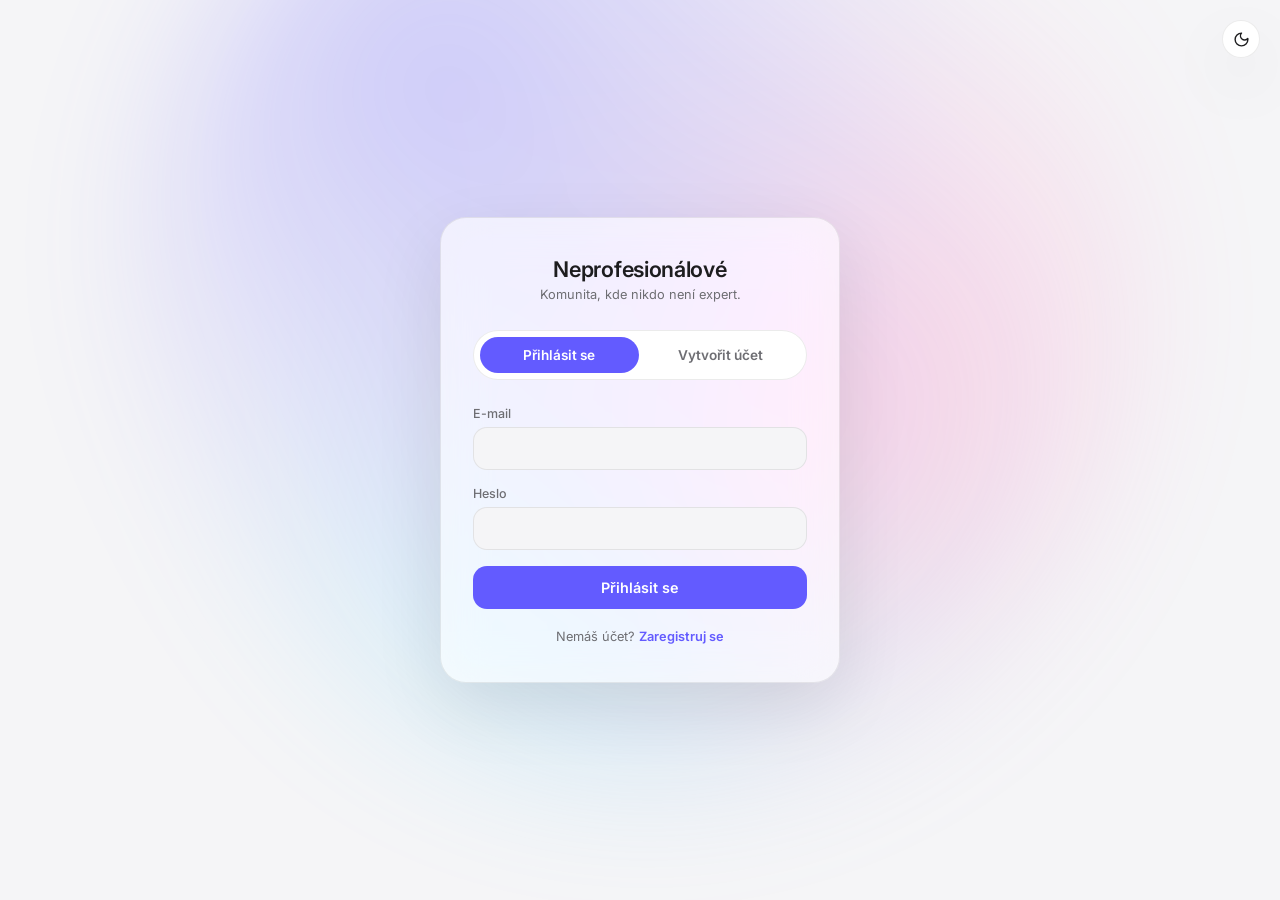
<file: frontend/layout-media-galerie.html>
<!DOCTYPE html>
<!-- Template: moonGlass-v1 (glass/Apple-styl vizuální design appky Neprofesionálové) -->
<html lang="cs" data-template="moonGlass-v1"><head><meta charset="UTF-8"><title>Neprofesionálové — Galerie médií</title>
<link rel="preconnect" href="https://fonts.googleapis.com">
<link href="https://fonts.googleapis.com/css2?family=Inter:wght@400;500;600;700&family=Fraunces:opsz,wght@9..144,500;9..144,600&family=IBM+Plex+Mono:wght@400;500&display=swap" rel="stylesheet">

<link rel="stylesheet" href="media-galerie.css">
</head><body data-mode="light">
<div class="orb"></div>
<div class="app-header">

<div class="topbar">
  <div class="panel-brand">
    <div class="brand-row"><span class="brand">Neprofesionálové</span><span class="badge">v0.1 · MVP</span></div>
    <div class="stat-ticker"><div class="stat-item"><span class="dotc dot-green"></span>21 830 přihlášených</div></div>
  </div>

  <div class="panel-search">
    <svg viewBox="0 0 24 24" fill="none" stroke-width="2" stroke-linecap="round"><circle cx="11" cy="11" r="7"/><path d="M21 21l-4.3-4.3"/></svg>
    <input type="text" placeholder="Hledat v galerii médií…">
  </div>

  <div class="panel-quick">
    <button class="icon-btn" title="Spustit stream" aria-label="Spustit stream">
      <svg viewBox="0 0 24 24" fill="none" stroke-width="2" stroke-linecap="round" stroke-linejoin="round"><rect x="2" y="6" width="14" height="12" rx="2"/><path d="M16 10l6-4v12l-6-4z"/></svg>
    </button>
    <button class="icon-btn active" title="Knihovna médií" aria-label="Knihovna médií">
      <svg viewBox="0 0 24 24" fill="none" stroke-width="2" stroke-linecap="round" stroke-linejoin="round"><rect x="3" y="3" width="18" height="14" rx="2"/><path d="M3 13l4-4 3 3 5-5 6 6"/><circle cx="8" cy="8" r="1.3"/></svg>
    </button>
    <button class="icon-btn" title="Skupiny" aria-label="Skupiny">
      <svg viewBox="0 0 24 24" fill="none" stroke-width="2" stroke-linecap="round" stroke-linejoin="round"><circle cx="9" cy="8" r="3"/><circle cx="17" cy="9" r="2.3"/><path d="M2 20c0-3.3 3.1-6 7-6s7 2.7 7 6"/><path d="M15.5 14.3c2.7.5 5 2.6 5 5.7"/></svg>
    </button>
  </div>

  <div class="panel-icons">
    <button class="icon-btn" aria-label="Notifikace">
      <svg viewBox="0 0 24 24" fill="none" stroke-width="2" stroke-linecap="round" stroke-linejoin="round"><path d="M18 8a6 6 0 10-12 0c0 7-3 9-3 9h18s-3-2-3-9"/><path d="M13.73 21a2 2 0 01-3.46 0"/></svg>
    </button>
    <button class="icon-btn" aria-label="Zprávy">
      <svg viewBox="0 0 24 24" fill="none" stroke-width="2" stroke-linecap="round" stroke-linejoin="round"><path d="M21 15a2 2 0 01-2 2H7l-4 4V5a2 2 0 012-2h14a2 2 0 012 2z"/></svg>
    </button>
    <button class="icon-btn" aria-label="Uživatelské menu">
      <svg viewBox="0 0 24 24" fill="none" stroke-width="2" stroke-linecap="round" stroke-linejoin="round"><circle cx="12" cy="8" r="4"/><path d="M4 21c0-4.4 3.6-8 8-8s8 3.6 8 8"/></svg>
    </button>
  </div>
</div>

<div class="page-nav-container"><div class="page-nav-inner">
  <a href="layout-user-profil.html">Profil</a><a href="layout-wall.html">Zeď</a>
  <a href="layout-messenger.html">Zprávy</a>
  <a class="soon" href="#">Peněženka (brzy)</a>
  <a class="active" href="layout-media-galerie.html">Média</a>
  <a href="layout-chat-mistnost.html">Chat</a>
  <a class="soon" href="#">Klubovny (brzy)</a>
  <a class="soon" href="#">Události (brzy)</a>
  <a class="soon" href="#">Hry (brzy)</a>
</div></div>
</div>

<main>

<div class="gallery-head">
  <div>
    <h1>Galerie médií</h1>
    <p>Všechny fotky, videa, audio a reels — nahrané tebou, sdílené s ostatními i poslané tobě od jiných.</p>
  </div>
  <button class="pill-btn" onclick="document.getElementById('upload-input').click()">+ Nahrát médium</button>
  <input type="file" id="upload-input" style="display:none" multiple>
</div>

<!-- RYCHLÉ STATISTIKY / TYPOVÉ ZKRATKY -->
<div class="gallery-stats">
  <div class="gstat active" data-type="vse" onclick="filterType(this)">
    <div class="gstat-icon"><svg viewBox="0 0 24 24" fill="none" stroke-width="2" stroke-linecap="round" stroke-linejoin="round"><rect x="3" y="3" width="18" height="18" rx="4"/><circle cx="8.5" cy="8.5" r="1.5"/><path d="M21 15l-5-5L5 21"/></svg></div>
    <div><b>1 284</b><span>Vše</span></div>
  </div>
  <div class="gstat" data-type="foto" onclick="filterType(this)">
    <div class="gstat-icon"><svg viewBox="0 0 24 24" fill="none" stroke-width="2" stroke-linecap="round" stroke-linejoin="round"><rect x="3" y="3" width="18" height="14" rx="2"/><path d="M3 13l4-4 3 3 5-5 6 6"/><circle cx="8" cy="8" r="1.3"/></svg></div>
    <div><b>842</b><span>Fotky</span></div>
  </div>
  <div class="gstat" data-type="video" onclick="filterType(this)">
    <div class="gstat-icon"><svg viewBox="0 0 24 24" fill="none" stroke-width="2" stroke-linecap="round" stroke-linejoin="round"><rect x="2" y="6" width="14" height="12" rx="2"/><path d="M16 10l6-4v12l-6-4z"/></svg></div>
    <div><b>218</b><span>Videa</span></div>
  </div>
  <div class="gstat" data-type="audio" onclick="filterType(this)">
    <div class="gstat-icon"><svg viewBox="0 0 24 24" fill="none" stroke-width="2" stroke-linecap="round" stroke-linejoin="round"><path d="M9 18V6l10-2v12"/><circle cx="6" cy="18" r="3"/><circle cx="16" cy="16" r="3"/></svg></div>
    <div><b>96</b><span>Audio</span></div>
  </div>
  <div class="gstat" data-type="reels" onclick="filterType(this)">
    <div class="gstat-icon"><svg viewBox="0 0 24 24" fill="none" stroke-width="2" stroke-linecap="round" stroke-linejoin="round"><rect x="4" y="2" width="16" height="20" rx="3"/><path d="M9 8l6 4-6 4z"/></svg></div>
    <div><b>128</b><span>Reels</span></div>
  </div>
</div>

<!-- TOOLBAR: SMĚR + ZDROJ + ŘAZENÍ + ZOBRAZENÍ -->
<div class="gallery-toolbar">
  <div class="seg" role="tablist" aria-label="Směr sdílení">
    <button class="active">Vše</button>
    <button>Nahráno mnou</button>
    <button>Odesláno ostatním</button>
    <button>Přijato od ostatních</button>
  </div>

  <div class="gallery-select">
    <select>
      <option>Všechny zdroje</option>
      <option>Zeď profilu</option>
      <option>Messenger</option>
      <option>Chat místnosti</option>
      <option>Přímé nahrání</option>
    </select>
    <svg viewBox="0 0 24 24" fill="none" stroke-width="2" stroke-linecap="round" stroke-linejoin="round"><path d="M6 9l6 6 6-6"/></svg>
  </div>

  <div class="gallery-select">
    <select>
      <option>Nejnovější</option>
      <option>Nejstarší</option>
      <option>Nejoblíbenější</option>
      <option>Podle velikosti</option>
    </select>
    <svg viewBox="0 0 24 24" fill="none" stroke-width="2" stroke-linecap="round" stroke-linejoin="round"><path d="M6 9l6 6 6-6"/></svg>
  </div>

  <div class="view-toggle">
    <button class="active" title="Mřížka"><svg viewBox="0 0 24 24" fill="none" stroke-width="2" stroke-linecap="round" stroke-linejoin="round"><rect x="3" y="3" width="7" height="7" rx="1.5"/><rect x="14" y="3" width="7" height="7" rx="1.5"/><rect x="3" y="14" width="7" height="7" rx="1.5"/><rect x="14" y="14" width="7" height="7" rx="1.5"/></svg></button>
    <button title="Časová osa"><svg viewBox="0 0 24 24" fill="none" stroke-width="2" stroke-linecap="round" stroke-linejoin="round"><path d="M8 6h13M8 12h13M8 18h13"/><circle cx="3" cy="6" r="1.4"/><circle cx="3" cy="12" r="1.4"/><circle cx="3" cy="18" r="1.4"/></svg></button>
  </div>
</div>

<!-- MŘÍŽKA MÉDIÍ, SESKUPENÁ PODLE DATA — vyplňuje JS z GET /media -->
<div class="card">
  <div id="gallery-loading" style="text-align:center;padding:40px;color:var(--text-2);font-size:.85rem;">Načítám galerii…</div>
  <div id="gallery-content" style="display:none;"></div>

  <!-- Prázdný stav — zobrazí se, pokud filtr nevrátí žádné výsledky -->
  <div class="empty-state" style="display:none;" id="empty-state">
    <svg viewBox="0 0 24 24" fill="none" stroke-width="2" stroke-linecap="round" stroke-linejoin="round"><rect x="3" y="3" width="18" height="14" rx="2"/><path d="M3 13l4-4 3 3 5-5 6 6"/><circle cx="8" cy="8" r="1.3"/></svg>
    <h4>V této kategorii zatím nic není</h4>
    <p>Jakmile něco nahraješ, pošleš nebo dostaneš, objeví se to tady.</p>
  </div>
</div>

</main>



<script src="media-shared.js"></script>
<script src="media-galerie.js"></script>
</body></html>
</file>
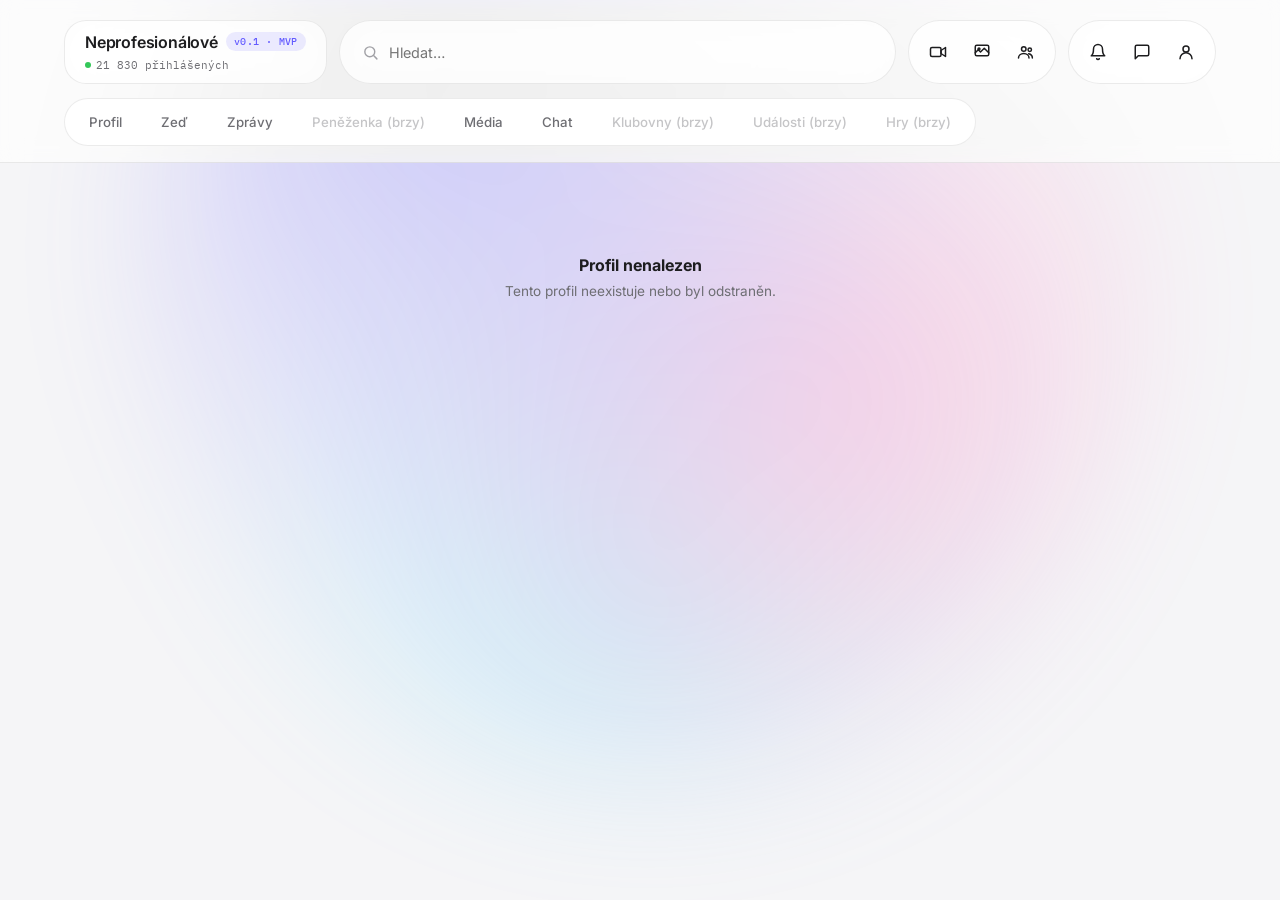
<file: frontend/layout-profil-verejny.html>
<!DOCTYPE html>
<!-- Template: moonGlass-v1 (glass/Apple-styl vizuální design appky Neprofesionálové) -->
<!-- v27b — napojení kostry (v27a) na GET /profile/{id} + GET /profile/{id}/presence.
     ALWAYS_PRIVATE_FIELDS (birth_date, address, email_secondary, phone_secondary)
     se filtrují už na backendu (app/routers/profile.py:read_public_profile) -
     frontend s nimi vůbec nepracuje, viz profil-verejny.js.
     Akční tlačítka (Přidat do přátel / Sledovat) dostanou logiku ve v27c. -->
<html lang="cs" data-template="moonGlass-v1"><head><meta charset="UTF-8"><title>Neprofesionálové — Veřejný profil</title>
<link rel="preconnect" href="https://fonts.googleapis.com">
<link href="https://fonts.googleapis.com/css2?family=Inter:wght@400;500;600;700&family=Fraunces:opsz,wght@9..144,500;9..144,600&family=IBM+Plex+Mono:wght@400;500&display=swap" rel="stylesheet">

<link rel="stylesheet" href="profil.css">
</head><body data-mode="light">
<div class="orb"></div>
<div class="app-header">

<div class="topbar">
  <div class="panel-brand">
    <div class="brand-row"><span class="brand">Neprofesionálové</span><span class="badge">v0.1 · MVP</span></div>
    <div class="stat-ticker"><div class="stat-item"><span class="dotc dot-green"></span>21 830 přihlášených</div></div>
  </div>

  <div class="panel-search">
    <svg viewBox="0 0 24 24" fill="none" stroke-width="2" stroke-linecap="round"><circle cx="11" cy="11" r="7"/><path d="M21 21l-4.3-4.3"/></svg>
    <input type="text" placeholder="Hledat…">
  </div>

  <div class="panel-quick">
    <button class="icon-btn" title="Spustit stream" aria-label="Spustit stream">
      <svg viewBox="0 0 24 24" fill="none" stroke-width="2" stroke-linecap="round" stroke-linejoin="round"><rect x="2" y="6" width="14" height="12" rx="2"/><path d="M16 10l6-4v12l-6-4z"/></svg>
    </button>
    <button class="icon-btn" title="Knihovna médií" aria-label="Knihovna médií">
      <svg viewBox="0 0 24 24" fill="none" stroke-width="2" stroke-linecap="round" stroke-linejoin="round"><rect x="3" y="3" width="18" height="14" rx="2"/><path d="M3 13l4-4 3 3 5-5 6 6"/><circle cx="8" cy="8" r="1.3"/></svg>
    </button>
    <button class="icon-btn" title="Skupiny" aria-label="Skupiny">
      <svg viewBox="0 0 24 24" fill="none" stroke-width="2" stroke-linecap="round" stroke-linejoin="round"><circle cx="9" cy="8" r="3"/><circle cx="17" cy="9" r="2.3"/><path d="M2 20c0-3.3 3.1-6 7-6s7 2.7 7 6"/><path d="M15.5 14.3c2.7.5 5 2.6 5 5.7"/></svg>
    </button>
  </div>

  <div class="panel-icons">
    <button class="icon-btn" aria-label="Notifikace">
      <svg viewBox="0 0 24 24" fill="none" stroke-width="2" stroke-linecap="round" stroke-linejoin="round"><path d="M18 8a6 6 0 10-12 0c0 7-3 9-3 9h18s-3-2-3-9"/><path d="M13.73 21a2 2 0 01-3.46 0"/></svg>
    </button>
    <button class="icon-btn" aria-label="Zprávy">
      <svg viewBox="0 0 24 24" fill="none" stroke-width="2" stroke-linecap="round" stroke-linejoin="round"><path d="M21 15a2 2 0 01-2 2H7l-4 4V5a2 2 0 012-2h14a2 2 0 012 2z"/></svg>
    </button>
    <button class="icon-btn" aria-label="Uživatelské menu">
      <svg viewBox="0 0 24 24" fill="none" stroke-width="2" stroke-linecap="round" stroke-linejoin="round"><circle cx="12" cy="8" r="4"/><path d="M4 21c0-4.4 3.6-8 8-8s8 3.6 8 8"/></svg>
    </button>
  </div>
</div>

<div class="page-nav-container"><div class="page-nav-inner">
  <a href="layout-user-profil.html">Profil</a><a href="layout-wall.html">Zeď</a>
  <a href="layout-messenger.html">Zprávy</a>
  <a class="soon" href="#">Peněženka (brzy)</a>
  <a href="layout-media-galerie.html">Média</a>
  <a href="layout-chat-mistnost.html">Chat</a>
  <a class="soon" href="#">Klubovny (brzy)</a>
  <a class="soon" href="#">Události (brzy)</a>
  <a class="soon" href="#">Hry (brzy)</a>
</div></div>
</div>

<main>

<!-- Načítání — profil-verejny.js přepíná mezi loading/content/error -->
<div id="profile-loading" style="text-align:center;padding:60px 20px;color:var(--text-2);font-size:.85rem;">Načítám profil…</div>

<div id="profile-error" style="display:none;text-align:center;padding:60px 20px;">
  <h4 style="margin-bottom:8px;">Profil nenalezen</h4>
  <p style="color:var(--text-2);font-size:.85rem;">Tento profil neexistuje nebo byl odstraněn.</p>
</div>

<div id="profile-content" style="display:none;">

<!-- COVER + HLAVIČKA — bez editačních prvků (cizí profil se nedá upravovat) -->
<div class="profile-cover" id="pv-cover"></div>

<div class="profile-head">
  <div class="profile-avatar" id="pv-avatar"></div>

  <div class="profile-head-info">
    <h1><span id="pv-name">—</span></h1>
    <div class="profile-handle" id="row-handle" style="display:none;"><span id="pv-handle"></span></div>
    <p class="profile-bio" id="pv-header-bio"></p>
    <span id="pv-followed-by-badge" style="display:none;font-size:.72rem;color:var(--text-2);margin-top:4px;">Sleduje vás</span>
  </div>

  <div class="profile-actions">
    <button class="profile-btn primary" id="btn-friend">
      <svg viewBox="0 0 24 24" fill="none" stroke-width="2" stroke-linecap="round" stroke-linejoin="round"><path d="M16 21v-2a4 4 0 00-4-4H6a4 4 0 00-4 4v2"/><circle cx="9" cy="7" r="4"/><path d="M19 8v6M22 11h-6"/></svg>
      <span class="btn-label">Přidat do přátel</span>
    </button>
    <button class="profile-btn ghost" id="btn-follow">
      <svg viewBox="0 0 24 24" fill="none" stroke-width="2" stroke-linecap="round" stroke-linejoin="round"><path d="M12 5v14M5 12h14"/></svg>
      <span class="btn-label">Sledovat</span>
    </button>
    <button class="profile-btn icon-only" title="Napsat zprávu" aria-label="Napsat zprávu">
      <svg viewBox="0 0 24 24" fill="none" stroke-width="2" stroke-linecap="round" stroke-linejoin="round"><path d="M21 15a2 2 0 01-2 2H7l-4 4V5a2 2 0 012-2h14a2 2 0 012 2z"/></svg>
    </button>
  </div>
  <!-- POZN.: zpráva zůstává bez akce - Messenger frontend zatím neexistuje
       (viz CONTEXT-MAP), mimo rozsah v27c. -->
</div>

<div class="profile-split">

  <!-- LEVÝ SLOUPEC -->
  <div class="profile-side">

    <div class="card">
      <h3>O uživatelce</h3>
      <div class="info-row" id="row-city" style="display:none;">
        <svg viewBox="0 0 24 24" fill="none" stroke-width="2" stroke-linecap="round" stroke-linejoin="round"><path d="M12 21s-7-6.1-7-11a7 7 0 0114 0c0 4.9-7 11-7 11z"/><circle cx="12" cy="10" r="2.5"/></svg>
        <span id="pv-city"></span>
      </div>
      <div class="info-row" id="row-presence" style="display:none;">
        <svg viewBox="0 0 24 24" fill="none" stroke-width="2" stroke-linecap="round" stroke-linejoin="round"><circle cx="12" cy="12" r="9"/><path d="M12 7v5l3 3"/></svg>
        <span id="pv-presence"></span>
      </div>
    </div>

    <!-- Reálná data z GET /friends/counts/{id} (guest-friendly, v24) - v27c.
         Odznaky/eventy/média zatím nemají obdobný veřejný count endpoint,
         zůstávají v samostatné kartě níž jako "zatím nenapojeno". -->
    <div class="card">
      <h3>Statistiky</h3>
      <div class="mini-stats">
        <div class="mini-stat"><b id="pv-friends-count">—</b><span>Přátelé</span></div>
        <div class="mini-stat"><b id="pv-followers-count">—</b><span>Sledující</span></div>
        <div class="mini-stat"><b id="pv-following-count">—</b><span>Sleduje</span></div>
      </div>
    </div>

    <div class="card">
      <h3>Odznaky</h3>
      <p class="activity-empty">Odznaky zatím nejsou napojené na veřejný profil.</p>
    </div>

  </div>

  <!-- HLAVNÍ SLOUPEC -->
  <div style="flex:1;min-width:0;">

    <div class="profile-tabs">
      <a class="active">O mně</a>
      <a>Zeď</a>
      <a>Média</a>
      <a>Přátelé</a>
    </div>

    <div class="tab-panel active">
      <div class="card">
        <h3>O mně</h3>
        <p class="profile-bio" id="pv-about-bio" style="max-width:none;"></p>

        <div style="margin-top:10px;">
          <div class="info-row" id="row-orientation" style="display:none;">
            <svg viewBox="0 0 24 24" fill="none" stroke-width="2" stroke-linecap="round" stroke-linejoin="round"><circle cx="12" cy="12" r="9"/></svg>
            <span id="pv-orientation"></span>
          </div>
          <div class="info-row" id="row-relationship" style="display:none;">
            <svg viewBox="0 0 24 24" fill="none" stroke-width="2" stroke-linecap="round" stroke-linejoin="round"><path d="M20.8 4.6a5.5 5.5 0 00-7.8 0L12 5.6l-1-1a5.5 5.5 0 10-7.8 7.8l1 1L12 21l7.8-7.6 1-1a5.5 5.5 0 000-7.8z"/></svg>
            <span id="pv-relationship"></span>
          </div>
          <div class="info-row" id="row-seeking" style="display:none;">
            <svg viewBox="0 0 24 24" fill="none" stroke-width="2" stroke-linecap="round" stroke-linejoin="round"><circle cx="11" cy="11" r="7"/><path d="M21 21l-4.3-4.3"/></svg>
            <span id="pv-seeking"></span>
          </div>
          <div class="info-row" id="row-education" style="display:none;">
            <svg viewBox="0 0 24 24" fill="none" stroke-width="2" stroke-linecap="round" stroke-linejoin="round"><path d="M22 10L12 5 2 10l10 5 10-5z"/><path d="M6 12v5c0 1.7 2.7 3 6 3s6-1.3 6-3v-5"/></svg>
            <span id="pv-education"></span>
          </div>
          <div class="info-row" id="row-religion" style="display:none;">
            <svg viewBox="0 0 24 24" fill="none" stroke-width="2" stroke-linecap="round" stroke-linejoin="round"><path d="M12 2v20M5 8h14"/></svg>
            <span id="pv-religion"></span>
          </div>
          <div class="info-row" id="row-hobbies" style="display:none;">
            <svg viewBox="0 0 24 24" fill="none" stroke-width="2" stroke-linecap="round" stroke-linejoin="round"><path d="M12 2l2.9 6.3 6.9.7-5.2 4.6 1.6 6.8L12 17l-6.2 3.4 1.6-6.8L2.2 9l6.9-.7z"/></svg>
            <span id="pv-hobbies"></span>
          </div>
        </div>

        <!-- Rozšiřitelný seznam lokací (ProfileLocation, v27) - vyplní JS -->
        <div id="pv-locations" style="margin-top:4px;"></div>
      </div>
    </div>

    <!-- Zeď/Média/Přátelé zůstávají zatím statická ukázka - napojení na
         posts_service.py / media.py / friends.py je mimo rozsah v27b
         (jiné featury, viz CONTEXT-MAP). -->
    <div class="tab-panel">
      <div class="card">
        <h3>Zeď</h3>
        <div class="post">
          <div class="post-head">
            <div class="avatar-sm"></div>
            <div><b>—</b><span>před 3 dny</span></div>
          </div>
          <p class="post-text">Krásný víkend všem! 🌞</p>
        </div>
      </div>
    </div>

    <div class="tab-panel">
      <div class="card">
        <div class="section-head"><h3>Média</h3><a class="section-link" href="#">Zobrazit vše</a></div>
        <div class="photo-grid preview">
          <div class="photo-tile"></div><div class="photo-tile"></div>
          <div class="photo-tile"></div><div class="photo-tile"></div>
        </div>
      </div>
    </div>

    <div class="tab-panel">
      <div class="card">
        <h3>Přátelé</h3>
        <p class="activity-empty">Seznam přátel zatím není napojen na veřejný profil.</p>
      </div>
    </div>

  </div>

</div>

</div><!-- /#profile-content -->

</main>

<script src="profil-verejny.js"></script>
</body></html>
</file>
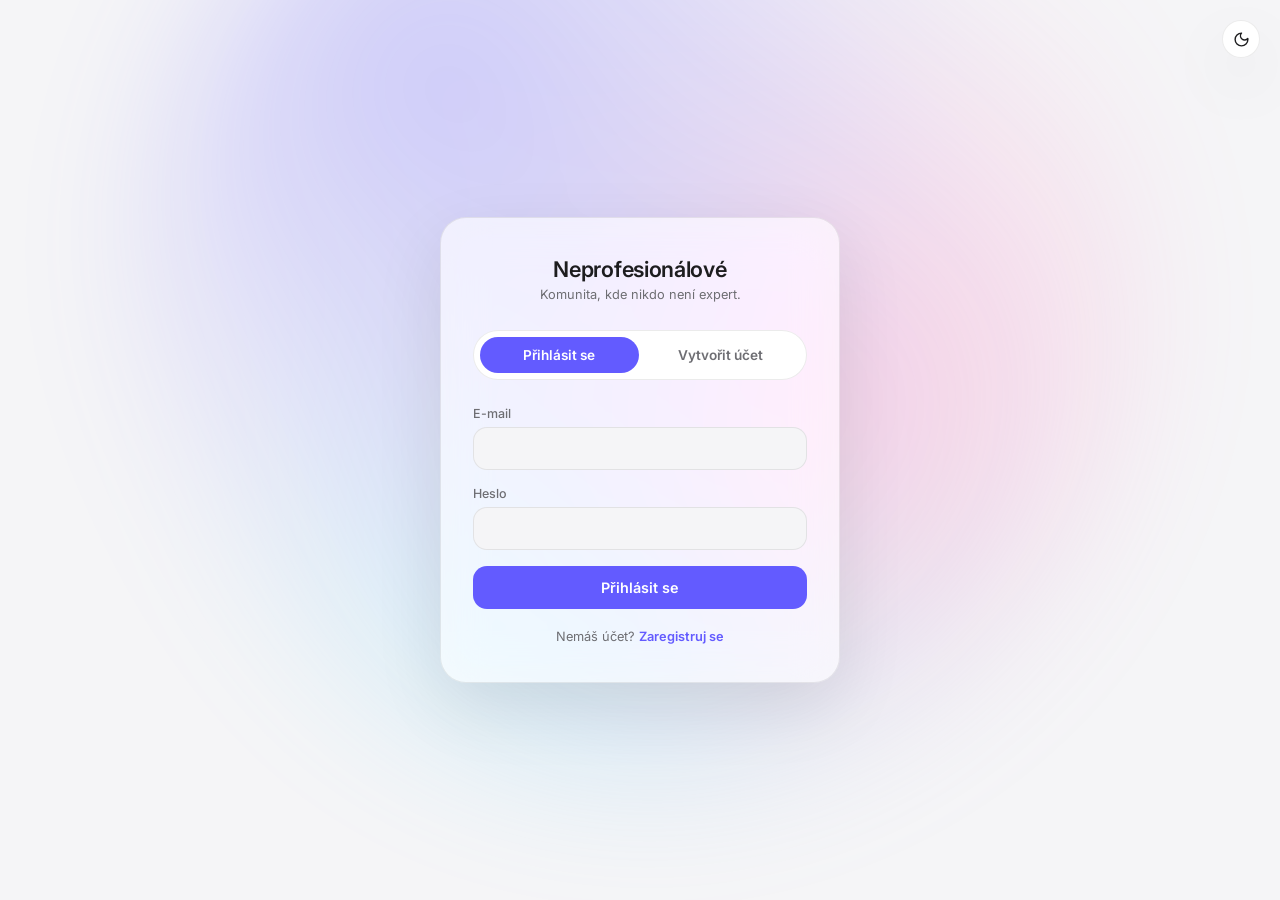
<file: frontend/layout-user-profil.html>
<!DOCTYPE html>
<!-- Template: moonGlass-v1 (glass/Apple-styl vizuální design appky Neprofesionálové) -->
<html lang="cs" data-template="moonGlass-v1"><head><meta charset="UTF-8"><title>Neprofesionálové — Profil</title>
<link rel="preconnect" href="https://fonts.googleapis.com">
<link href="https://fonts.googleapis.com/css2?family=Inter:wght@400;500;600;700&family=Fraunces:opsz,wght@9..144,500;9..144,600&family=IBM+Plex+Mono:wght@400;500&display=swap" rel="stylesheet">

<link rel="stylesheet" href="profil.css">
</head><body data-mode="light">
<script>
/* Auth guard: bez tokenu se sem nedostaneš. */
if (!localStorage.getItem('np_token')) { window.location.replace('layout-auth.html'); }
</script>
<div class="orb"></div>
<div class="app-header">

<div class="topbar">
  <div class="panel-brand">
    <div class="brand-row"><span class="brand">Neprofesionálové</span><span class="badge">v0.1 · MVP</span></div>
    <div class="stat-ticker"><div class="stat-item" id="stat-item"><span class="dotc dot-green"></span>21 830 přihlášených</div></div>
  </div>

  <div class="panel-search">
    <svg viewBox="0 0 24 24" fill="none" stroke-width="2" stroke-linecap="round"><circle cx="11" cy="11" r="7"/><path d="M21 21l-4.3-4.3"/></svg>
    <input type="text" placeholder="Hledat lidi, místnosti, obsah…" onfocus="document.getElementById('trend').classList.add('open')" onblur="setTimeout(()=>document.getElementById('trend').classList.remove('open'),150)">
    <div class="trending-drop" id="trend">
      <div class="tlabel">Trendy teď</div>
      <span class="trend-chip">#novacici</span><span class="trend-chip">Ranní kafe místnost</span><span class="trend-chip">#hraní-live</span><span class="trend-chip">Kreslení pro amatéry</span><span class="trend-chip">#referral-akce</span><span class="trend-chip">Noční směna</span>
    </div>
  </div>

  <div class="panel-quick">
    <button class="icon-btn" title="Spustit stream" aria-label="Spustit stream">
      <svg viewBox="0 0 24 24" fill="none" stroke-width="2" stroke-linecap="round" stroke-linejoin="round"><rect x="2" y="6" width="14" height="12" rx="2"/><path d="M16 10l6-4v12l-6-4z"/></svg>
    </button>
    <button class="icon-btn" title="Knihovna médií" aria-label="Knihovna médií" onclick="window.location.href='layout-media-galerie.html'">
      <svg viewBox="0 0 24 24" fill="none" stroke-width="2" stroke-linecap="round" stroke-linejoin="round"><rect x="3" y="3" width="18" height="14" rx="2"/><path d="M3 13l4-4 3 3 5-5 6 6"/><circle cx="8" cy="8" r="1.3"/></svg>
    </button>
    <button class="icon-btn" title="Skupiny" aria-label="Skupiny">
      <svg viewBox="0 0 24 24" fill="none" stroke-width="2" stroke-linecap="round" stroke-linejoin="round"><circle cx="9" cy="8" r="3"/><circle cx="17" cy="9" r="2.3"/><path d="M2 20c0-3.3 3.1-6 7-6s7 2.7 7 6"/><path d="M15.5 14.3c2.7.5 5 2.6 5 5.7"/></svg>
    </button>
  </div>

  <div class="panel-icons">
    <button class="icon-btn" onclick="toggleDrop('notif')" aria-label="Notifikace">
      <svg viewBox="0 0 24 24" fill="none" stroke-width="2" stroke-linecap="round" stroke-linejoin="round"><path d="M18 8a6 6 0 10-12 0c0 7-3 9-3 9h18s-3-2-3-9"/><path d="M13.73 21a2 2 0 01-3.46 0"/></svg>
      <span class="pip"></span>
      <div class="dropdown" id="notif-drop">
        <h4>Notifikace</h4>
        <div class="notif-item"><div class="notif-dot"></div><div><p><b>Jana_K</b> ti poslala zprávu</p><span>před 2 min</span></div></div>
        <div class="notif-item"><div class="notif-dot"></div><div><p>Tvůj referral kód použil nový člen (+50 kreditů)</p><span>před 1 h</span></div></div>
        <div class="notif-item"><div class="notif-dot"></div><div><p>Místnost <b>Ranní kafe</b> právě začala</p><span>před 3 h</span></div></div>
      </div>
    </button>
    <button class="icon-btn" onclick="toggleDrop('messages')" aria-label="Zprávy">
      <svg viewBox="0 0 24 24" fill="none" stroke-width="2" stroke-linecap="round" stroke-linejoin="round"><path d="M21 15a2 2 0 01-2 2H7l-4 4V5a2 2 0 012-2h14a2 2 0 012 2z"/></svg>
      <span class="pip"></span>
      <div class="dropdown" id="messages-drop">
        <h4>Zprávy</h4>
        <div class="notif-item"><div class="avatar-sm" style="width:30px;height:30px;"></div><div><p><b>Jana_K:</b> Tak zítra v tom chatu? 😄</p><span>před 4 min</span></div></div>
        <div class="notif-item"><div class="avatar-sm" style="width:30px;height:30px;"></div><div><p><b>Tomáš_R:</b> Díky za pozvánku!</p><span>před 2 h</span></div></div>
        <div class="notif-item"><div class="avatar-sm" style="width:30px;height:30px;"></div><div><p><b>Petra_M:</b> Poslala fotku</p><span>včera</span></div></div>
        <a href="layout-messenger.html" style="display:block; text-align:center; margin-top:6px; font-size:.8rem; color:var(--accent); text-decoration:none; font-weight:600;">Otevřít Messenger →</a>
      </div>
    </button>
    <button class="icon-btn spin" onclick="openPanel && openPanel()" aria-label="Nastavení vzhledu">
      <svg viewBox="0 0 24 24" fill="none" stroke-width="2" stroke-linecap="round" stroke-linejoin="round"><circle cx="12" cy="12" r="3"/><path d="M19.4 15a1.65 1.65 0 00.33 1.82l.06.06a2 2 0 11-2.83 2.83l-.06-.06a1.65 1.65 0 00-1.82-.33 1.65 1.65 0 00-1 1.51V21a2 2 0 01-4 0v-.09A1.65 1.65 0 009 19.4a1.65 1.65 0 00-1.82.33l-.06.06a2 2 0 11-2.83-2.83l.06-.06a1.65 1.65 0 00.33-1.82 1.65 1.65 0 00-1.51-1H3a2 2 0 010-4h.09A1.65 1.65 0 004.6 9a1.65 1.65 0 00-.33-1.82l-.06-.06a2 2 0 112.83-2.83l.06.06a1.65 1.65 0 001.82.33H9a1.65 1.65 0 001-1.51V3a2 2 0 014 0v.09a1.65 1.65 0 001 1.51 1.65 1.65 0 001.82-.33l.06-.06a2 2 0 112.83 2.83l-.06.06a1.65 1.65 0 00-.33 1.82V9a1.65 1.65 0 001.51 1H21a2 2 0 010 4h-.09a1.65 1.65 0 00-1.51 1z"/></svg>
    </button>
    <button class="icon-btn" onclick="toggleDrop('avatar')" aria-label="Uživatelské menu" style="margin-left:2px;">
      <svg viewBox="0 0 24 24" fill="none" stroke-width="2" stroke-linecap="round" stroke-linejoin="round"><circle cx="12" cy="8" r="4"/><path d="M4 21c0-4.4 3.6-8 8-8s8 3.6 8 8"/></svg>
      <div class="dropdown mega" id="avatar-drop">
        <h4>Tvůj účet</h4>
        <div class="mega-sections">
          <a class="mega-link" href="layout-dashboard.html"><svg viewBox="0 0 24 24" fill="none" stroke-width="2"><path d="M3 11l9-8 9 8"/><path d="M5 10v10h14V10"/></svg>Dashboard</a>
          <a class="mega-link" href="layout-user-profil.html"><svg viewBox="0 0 24 24" fill="none" stroke-width="2"><circle cx="12" cy="8" r="4"/><path d="M4 21c0-4.4 3.6-8 8-8s8 3.6 8 8"/></svg>Profil</a>
          <a class="mega-link" href="layout-messenger.html"><svg viewBox="0 0 24 24" fill="none" stroke-width="2"><path d="M21 15a2 2 0 01-2 2H7l-4 4V5a2 2 0 012-2h14a2 2 0 012 2z"/></svg>Zprávy</a>
          <a class="mega-link" href="layout-chat-mistnost.html"><svg viewBox="0 0 24 24" fill="none" stroke-width="2"><path d="M8 12h.01M12 12h.01M16 12h.01M21 12c0 4.4-4 8-9 8-1.2 0-2.4-.2-3.4-.6L3 21l1.6-4.2A7.9 7.9 0 013 12c0-4.4 4-8 9-8s9 3.6 9 8z"/></svg>Chat</a>
          <a class="mega-link" href="#"><svg viewBox="0 0 24 24" fill="none" stroke-width="2"><rect x="2" y="6" width="20" height="12" rx="2"/><path d="M6 12h4M14 12h.01M17 12h.01"/></svg>Peněženka</a>
          <a class="mega-link" href="#"><svg viewBox="0 0 24 24" fill="none" stroke-width="2"><circle cx="12" cy="12" r="3"/><path d="M19.4 15a1.65 1.65 0 00.33 1.82"/></svg>Nastavení</a>
          <a class="mega-link" href="#" onclick="logout(); return false;"><svg viewBox="0 0 24 24" fill="none" stroke-width="2"><path d="M10 17l5-5-5-5M15 12H3"/></svg>Odhlásit</a>
        </div>
        <div class="mega-divider">Propojené platformy</div>
        <div class="connect-row"><div class="cname"><div class="connect-badge-icon">G</div>Google</div><span class="connect-status on">Propojeno</span></div>
        <div class="connect-row"><div class="cname"><div class="connect-badge-icon">☁</div>iCloud</div><span class="connect-status off">Propojit</span></div>
        <div class="connect-row"><div class="cname"><div class="connect-badge-icon">M</div>Mega</div><span class="connect-status off">Propojit</span></div>
        <div class="connect-row"><div class="cname"><div class="connect-badge-icon">T</div>Tera</div><span class="connect-status off">Propojit</span></div>
        <div class="connect-row"><div class="cname"><div class="connect-badge-icon">💬</div>Messenger</div><span class="connect-status off">Propojit</span></div>
      </div>
    </button>
  </div>
</div>

<div class="page-nav-container"><div class="page-nav-inner"><a class="active" href="layout-user-profil.html">Profil</a><a href="layout-wall.html">Zeď</a><a class="" href="layout-messenger.html">Zprávy</a><a class="soon" href="#">Peněženka (brzy)</a><a class="" href="layout-media-galerie.html">Média</a><a class="" href="layout-chat-mistnost.html">Chat</a><a class="soon" href="#">Klubovny (brzy)</a><a class="soon" href="#">Události (brzy)</a><a class="soon" href="#">Hry (brzy)</a></div></div>
</div>
<main>

<div class="profile-cover" id="profile-cover">
  <button class="profile-cover-edit" onclick="document.getElementById('cover-file-input').click()"><svg viewBox="0 0 24 24" fill="none" stroke-width="2" stroke-linecap="round" stroke-linejoin="round"><rect x="3" y="3" width="18" height="14" rx="2"/><path d="M3 13l4-4 3 3 5-5 6 6"/><circle cx="8" cy="8" r="1.3"/></svg><span id="cover-edit-label">Upravit cover</span></button>
  <input type="file" id="cover-file-input" accept="image/*" style="display:none" onchange="uploadCover(this.files[0])">
</div>

<div class="profile-head">
  <div class="profile-avatar" id="profile-avatar">
    <div class="profile-avatar-edit" onclick="document.getElementById('avatar-file-input').click()"><svg viewBox="0 0 24 24" fill="none" stroke-width="2" stroke-linecap="round" stroke-linejoin="round"><path d="M12 20h9"/><path d="M16.5 3.5a2.1 2.1 0 013 3L7 19l-4 1 1-4z"/></svg></div>
    <input type="file" id="avatar-file-input" accept="image/*" style="display:none" onchange="uploadAvatar(this.files[0])">
  </div>
  <div class="profile-head-info">
    <h1><span id="profile-name">Načítám…</span>
      <svg class="profile-verified" viewBox="0 0 24 24" fill="none" stroke-width="3" stroke-linecap="round" stroke-linejoin="round"><path d="M20 6L9 17l-5-5"/></svg>
    </h1>
    <div class="profile-handle" id="profile-handle">—</div>
    <p class="profile-bio" id="profile-bio"></p>
    <span class="profile-role-tag" id="profile-role-tag">✦ Creator</span>
  </div>
  <div class="profile-actions">
    <button class="profile-btn primary"><svg viewBox="0 0 24 24" fill="none" stroke-width="2" stroke-linecap="round" stroke-linejoin="round"><path d="M21 15a2 2 0 01-2 2H7l-4 4V5a2 2 0 012-2h14a2 2 0 012 2z"/></svg>Napsat zprávu</button>
    <button class="profile-btn ghost" onclick="openEditProfile()"><svg viewBox="0 0 24 24" fill="none" stroke-width="2" stroke-linecap="round" stroke-linejoin="round"><path d="M12 20h9"/><path d="M16.5 3.5a2.1 2.1 0 013 3L7 19l-4 1 1-4z"/></svg>Upravit profil</button>
    <button class="profile-btn icon-only" aria-label="Další možnosti"><svg viewBox="0 0 24 24" fill="none" stroke-width="2" stroke-linecap="round" stroke-linejoin="round"><circle cx="12" cy="5" r="1.5"/><circle cx="12" cy="12" r="1.5"/><circle cx="12" cy="19" r="1.5"/></svg></button>
  </div>
</div>

<div class="profile-split">
  <!-- STICKY LEVÝ SLOUPEC -->
  <div class="profile-side">

    <div class="card">
      <div style="display:flex; align-items:center; justify-content:space-between;">
        <h3 style="margin:0;">Odznaky</h3>
        <button class="profile-btn ghost" style="padding:4px 10px; font-size:.72rem;" onclick="openEditBadges()">Upravit</button>
      </div>
      <div class="badge-row" id="badge-row"><span style="color:var(--text-3); font-size:.8rem;">Zatím žádné odznaky.</span></div>
    </div>

    <div class="card">
      <h3>O mně</h3>
      <div class="info-row" id="info-presence-row"><span class="dotc" id="presence-dot" style="background:var(--text-3);"></span><span id="info-presence">Zjišťuji stav —</span></div>
      <div style="margin-top:6px;">
        <div style="display:flex; align-items:center; justify-content:space-between;">
          <span style="font-size:.72rem; color:var(--text-3); text-transform:uppercase; letter-spacing:.03em;">Lokality</span>
          <button class="profile-btn ghost" id="btn-add-location" style="padding:2px 10px; font-size:.7rem;" onclick="openAddLocation()">+ Přidat</button>
        </div>
        <div id="locations-list" style="margin-top:6px;">
          <span style="color:var(--text-3); font-size:.8rem;">Zatím žádné lokality.</span>
        </div>
      </div>
      <div class="info-row"><svg viewBox="0 0 24 24" fill="none" stroke-width="2" stroke-linecap="round" stroke-linejoin="round"><rect x="3" y="4" width="18" height="18" rx="2"/><path d="M16 2v4M8 2v4M3 10h18"/></svg><span id="info-member-since">Členka od —</span></div>
      <div class="info-row"><svg viewBox="0 0 24 24" fill="none" stroke-width="2" stroke-linecap="round" stroke-linejoin="round"><rect x="2" y="6" width="20" height="12" rx="2"/><path d="M6 12h4M14 12h.01M17 12h.01"/></svg><span id="info-referral">Referral kód: —</span></div>
      <div class="info-row"><svg viewBox="0 0 24 24" fill="none" stroke-width="2" stroke-linecap="round" stroke-linejoin="round"><path d="M22 10v6M2 10l10-5 10 5-10 5z"/><path d="M6 12v5c0 1 3 3 6 3s6-2 6-3v-5"/></svg><span id="info-education">Vzdělání: nechci uvádět</span></div>
      <div class="info-row"><svg viewBox="0 0 24 24" fill="none" stroke-width="2" stroke-linecap="round" stroke-linejoin="round"><circle cx="12" cy="12" r="10"/><path d="M12 16v-4M12 8h.01"/></svg><span id="info-religion">Náboženství: nechci uvádět</span></div>
      <div class="info-row" id="info-sexual-preference-row" style="display:none;"><svg viewBox="0 0 24 24" fill="none" stroke-width="2" stroke-linecap="round" stroke-linejoin="round"><path d="M20.8 4.6a5.5 5.5 0 00-7.8 0L12 5.6l-1-1a5.5 5.5 0 00-7.8 7.8l1 1L12 21l7.8-7.8 1-1a5.5 5.5 0 000-7.8z"/></svg><span id="info-sexual-preference"></span></div>
      <div class="mini-stats" style="margin-top:12px;">
        <div class="mini-stat"><b id="stat-profile-views">—</b><span>Zobrazení profilu</span></div>
        <div class="mini-stat"><b id="stat-followers">—</b><span>Sledující</span></div>
        <div class="mini-stat"><b id="stat-following">—</b><span>Sleduje</span></div>
        <div class="mini-stat"><b id="stat-chat-hours">—</b><span>Hodiny v chatu</span></div>
      </div>
    </div>

    <div class="card">
      <div style="display:flex; align-items:center; justify-content:space-between;">
        <h3 style="margin:0;">Kontaktní údaje</h3>
        <button class="profile-btn ghost" style="padding:4px 10px; font-size:.72rem;" onclick="openEditSensitive()">Upravit</button>
      </div>
      <div class="info-row"><svg viewBox="0 0 24 24" fill="none" stroke-width="2" stroke-linecap="round" stroke-linejoin="round"><rect x="2" y="4" width="20" height="16" rx="2"/><path d="M22 6l-10 7L2 6"/></svg><span id="info-email">—</span></div>
      <div class="info-row"><svg viewBox="0 0 24 24" fill="none" stroke-width="2" stroke-linecap="round" stroke-linejoin="round"><path d="M22 16.9v3a2 2 0 01-2.2 2 19.8 19.8 0 01-8.6-3 19.5 19.5 0 01-6-6 19.8 19.8 0 01-3-8.7A2 2 0 014.1 2h3a2 2 0 012 1.7c.1.9.3 1.9.6 2.8a2 2 0 01-.5 2.1L8 9.9a16 16 0 006 6l1.3-1.3a2 2 0 012.1-.4c.9.3 1.8.5 2.8.6a2 2 0 011.7 2.1z"/></svg><span id="info-phone">Telefon zatím nevyplněn</span></div>
      <span style="display:block; margin-top:8px; font-size:.72rem; color:var(--text-3);">Sekundární kontakty, datum narození a adresa jsou vidět jen tobě.</span>
    </div>

    <div class="card">
      <div style="display:flex; align-items:center; justify-content:space-between;">
        <h3 style="margin:0;">Přátelé</h3>
        <span style="font-size:.72rem; color:var(--text-2);" id="friends-total-label"></span>
      </div>
      <div id="friends-preview-list" style="display:flex; flex-wrap:wrap; gap:10px;">
        <span style="color:var(--text-3); font-size:.8rem;">Zatím žádní přátelé.</span>
      </div>
    </div>

    <div class="card">
      <h3>Moje statistiky</h3>
      <div class="mini-stats">
        <div class="mini-stat"><b id="stat-credits">—</b><span>Kredity</span></div>
        <div class="mini-stat"><b id="stat-friends-count">—</b><span>Přátelé</span></div>
        <div class="mini-stat"><b id="stat-games-count">—</b><span>Odehrané hry</span></div>
        <div class="mini-stat"><b id="stat-events-count">—</b><span>Události</span></div>
        <div class="mini-stat"><b id="stat-media-count">—</b><span>Média</span></div>
        <div class="mini-stat"><b>—</b><span>Místnosti (brzy)</span></div>
        <div class="mini-stat"><b>—</b><span>Úroveň (brzy)</span></div>
      </div>
    </div>

    <div class="card">
      <h3>Propojené platformy</h3>
      <div class="connect-row"><div class="cname"><div class="connect-badge-icon">G</div>Google</div><span class="connect-status on">Propojeno</span></div>
      <div class="connect-row"><div class="cname"><div class="connect-badge-icon">☁</div>iCloud</div><span class="connect-status off">Propojit</span></div>
      <div class="connect-row"><div class="cname"><div class="connect-badge-icon">💬</div>Messenger</div><span class="connect-status off">Propojit</span></div>
    </div>

  </div>

  <!-- HLAVNÍ SLOUPEC (scrolluje) -->
  <div>
    <div class="profile-tabs">
      <a class="active" onclick="showProfileTab('prehled',this);return false;" href="#">Přehled</a>
      <a onclick="showProfileTab('zed',this);return false;" href="#">Zeď</a>
      <a onclick="showProfileTab('fotky',this);return false;" href="#">Moje média</a>
      <a onclick="showProfileTab('aktivita',this);return false;" href="#">Aktivita</a>
      <a onclick="showProfileTab('mistnosti',this);return false;" href="#">Místnosti</a>
      <a onclick="showProfileTab('udalosti',this);return false;" href="#">Události</a>
    </div>

    <!-- PŘEHLED -->
    <div class="tab-panel active" id="tab-prehled">
      <div class="card" id="card-friend-requests" style="display:none;">
        <div class="section-head"><h3>Žádosti o přátelství</h3></div>
        <div id="friend-requests-list"></div>
      </div>
      <div class="card">
        <div class="section-head"><h3>Nedávná aktivita</h3><a class="section-link" onclick="showProfileTab('aktivita', document.querySelectorAll('.profile-tabs a')[3]);return false;" href="#">Zobrazit vše →</a></div>
        <div id="prehled-activity-list"></div>
        <div class="activity-empty" id="prehled-activity-empty" style="display:none;">Zatím žádná aktivita.</div>
      </div>
      <div class="card">
        <div class="section-head"><h3>Oblíbené místnosti</h3><a class="section-link" onclick="showProfileTab('mistnosti', document.querySelectorAll('.profile-tabs a')[4]);return false;" href="#">Zobrazit vše →</a></div>
        <div class="room-row"><div class="avatar-sm"></div><div class="rinfo"><b>Ranní kafe ☕</b><span>128 online · volný vstup</span></div><button class="pill-btn">Vstoupit</button></div>
        <div class="room-row"><div class="avatar-sm"></div><div class="rinfo"><b>Kreslení pro amatéry 🎨</b><span>64 online · 20 kr. vstup</span></div><button class="pill-btn">Vstoupit</button></div>
      </div>
      <div class="card">
        <div class="section-head"><h3>Moje média</h3><a class="section-link" onclick="showProfileTab('fotky', document.querySelectorAll('.profile-tabs a')[2]);return false;" href="#">Zobrazit vše →</a></div>
        <div class="photo-grid preview" id="media-preview-grid">
          <div class="photo-tile"></div><div class="photo-tile"></div><div class="photo-tile"></div><div class="photo-tile"></div>
        </div>
      </div>
    </div>

    <!-- ZEĎ -->
    <div class="tab-panel" id="tab-zed">
      <div class="card">
        <textarea class="composer-input" id="zed-post-text" placeholder="Co se ti honí hlavou?"></textarea>
        <div class="composer-bar">
          <div class="composer-tools">
            <select id="zed-post-visibility" style="border:none;background:transparent;font-size:.78rem;color:var(--text-2);font-family:inherit;cursor:pointer;">
              <option value="public">Veřejné</option>
              <option value="friends">Jen přátelé</option>
              <option value="private">Soukromé</option>
            </select>
          </div>
          <button class="profile-btn primary" id="zed-post-submit" onclick="zedSubmitPost()">Zveřejnit</button>
        </div>
      </div>
      <div class="card" id="zed-feed"></div>
      <div class="card" id="zed-empty" style="display:none;text-align:center;color:var(--text-2);font-size:.85rem;">
        Zatím žádné příspěvky na zdi.
      </div>
    </div>

    <!-- MOJE MÉDIA -->
    <div class="tab-panel" id="tab-fotky">
      <div class="card">
        <div class="section-head">
          <h3>Moje média</h3>
          <label class="profile-btn primary media-upload-btn">
            <svg viewBox="0 0 24 24" fill="none" stroke-width="2" stroke-linecap="round" stroke-linejoin="round"><path d="M12 5v14M5 12h14"/></svg>
            Nahrát
            <input type="file" accept="image/*,video/*" multiple onchange="uploadMyMedia(this.files); this.value='';">
          </label>
        </div>
        <div id="media-grid" class="photo-grid"></div>
        <div id="media-empty" class="media-empty" style="display:none;">Zatím tu nemáš žádná média. Nahraj první fotku nebo video tlačítkem výše.</div>
      </div>
    </div>

    <!-- AKTIVITA -->
    <div class="tab-panel" id="tab-aktivita">
      <div class="card">
        <div class="section-head"><h3>Celá historie aktivity</h3></div>
        <div id="activity-list"></div>
        <div class="activity-empty" id="activity-empty" style="display:none;">Zatím žádná aktivita.</div>
        <button class="settings-toggle" onclick="toggleActivitySettings()">
          <svg viewBox="0 0 24 24" fill="none" stroke-width="2" stroke-linecap="round" stroke-linejoin="round"><circle cx="12" cy="12" r="3"/><path d="M19.4 15a1.7 1.7 0 00.34 1.87l.06.06a2 2 0 11-2.83 2.83l-.06-.06a1.7 1.7 0 00-1.87-.34 1.7 1.7 0 00-1 1.55V21a2 2 0 01-4 0v-.09A1.7 1.7 0 009 19.4a1.7 1.7 0 00-1.87.34l-.06.06a2 2 0 11-2.83-2.83l.06-.06A1.7 1.7 0 004.6 15a1.7 1.7 0 00-1.55-1H3a2 2 0 010-4h.09A1.7 1.7 0 004.6 9a1.7 1.7 0 00-.34-1.87l-.06-.06a2 2 0 112.83-2.83l.06.06A1.7 1.7 0 009 4.6a1.7 1.7 0 001-1.55V3a2 2 0 014 0v.09a1.7 1.7 0 001 1.55 1.7 1.7 0 001.87-.34l.06-.06a2 2 0 112.83 2.83l-.06.06A1.7 1.7 0 0019.4 9a1.7 1.7 0 001.55 1H21a2 2 0 010 4h-.09a1.7 1.7 0 00-1.51 1z"/></svg>
          Co se z mé aktivity zobrazuje ostatním
        </button>
        <div class="activity-settings" id="activity-settings"></div>
      </div>
    </div>

    <!-- MÍSTNOSTI -->
    <div class="tab-panel" id="tab-mistnosti">
      <div class="card">
        <h3>Všechny místnosti</h3>
        <div class="room-row"><div class="avatar-sm"></div><div class="rinfo"><b>Ranní kafe ☕</b><span>128 online · volný vstup</span></div><button class="pill-btn">Vstoupit</button></div>
        <div class="room-row"><div class="avatar-sm"></div><div class="rinfo"><b>Kreslení pro amatéry 🎨</b><span>64 online · 20 kr. vstup · vlastní místnost</span></div><button class="pill-btn">Vstoupit</button></div>
        <div class="room-row"><div class="avatar-sm"></div><div class="rinfo"><b>Noční směna 🌙</b><span>301 online · volný vstup</span></div><button class="pill-btn">Vstoupit</button></div>
      </div>
    </div>

    <!-- UDÁLOSTI -->
    <div class="tab-panel" id="tab-udalosti">
      <div class="card">
        <div class="section-head">
          <h3>Moje události</h3>
          <button class="profile-btn primary" onclick="openCreateEvent()">
            <svg viewBox="0 0 24 24" fill="none" stroke-width="2" stroke-linecap="round" stroke-linejoin="round"><path d="M12 5v14M5 12h14"/></svg>
            Vytvořit událost
          </button>
        </div>
        <div id="events-list"></div>
        <div id="events-empty" class="media-empty" style="display:none;">Zatím nemáš žádné nadcházející události — založ novou, nebo se přidej k nějaké.</div>
      </div>
    </div>

  </div>
</div>

</main>

<div class="site-footer">
  <div class="footer-top">
    <div class="footer-brand">
      <span class="brand">Neprofesionálové</span>
      <p>Komunita, kde nikdo není expert. Chat místnosti, kredity a prostor pro každého, kdo to prostě zkouší.</p>
    </div>
    <div class="footer-cols">
      <div class="footer-col">
        <h5>Produkt</h5>
        <a href="layout-dashboard.html">Dashboard</a>
        <a href="layout-chat-mistnost.html">Chat místnosti</a>
        <a href="layout-messenger.html">Messenger</a>
      </div>
      <div class="footer-col">
        <h5>Účet</h5>
        <a href="layout-user-profil.html">Profil</a>
        <a href="#">Peněženka</a>
        <a href="#">Nastavení</a>
      </div>
      <div class="footer-col">
        <h5>O projektu</h5>
        <a href="#">O nás</a>
        <a href="#">Podmínky používání</a>
        <a href="#">Ochrana soukromí</a>
      </div>
    </div>
  </div>
  <div class="footer-bottom">
    <span>© 2026 Neprofesionálové</span>
    <span class="badge">v0.1 · MVP</span>
  </div>
</div>


<div class="dock" id="dock">
  <div class="dock-handle" onclick="document.getElementById('dock').classList.toggle('open')">›</div>
  <div class="dock-body">
    <div class="dock-mode-row">
      <button class="active" onclick="dockMode('quick', this)">⚡</button>
      <button onclick="dockMode('log', this)">☰</button>
    </div>
    <div class="dock-quick">
      <div class="dock-btn" title="Domů"><svg viewBox="0 0 24 24" fill="none" stroke-width="2"><path d="M3 11l9-8 9 8"/><path d="M5 10v10h14V10"/></svg></div>
      <div class="dock-btn" title="Oblíbené místnosti"><svg viewBox="0 0 24 24" fill="none" stroke-width="2"><path d="M12 2l3 7h7l-5.5 4.5L18 21l-6-4-6 4 1.5-7.5L2 9h7z"/></svg></div>
      <div class="dock-btn" title="Náhodná místnost"><svg viewBox="0 0 24 24" fill="none" stroke-width="2"><circle cx="12" cy="12" r="9"/><circle cx="9" cy="9" r="1"/><circle cx="15" cy="15" r="1"/></svg></div>
      <div class="dock-btn" title="Peněženka"><svg viewBox="0 0 24 24" fill="none" stroke-width="2"><rect x="2" y="6" width="20" height="12" rx="2"/></svg></div>
      <div class="dock-btn" title="Easter egg"><svg viewBox="0 0 24 24" fill="none" stroke-width="2"><circle cx="12" cy="12" r="9"/><path d="M8 14s1.5 2 4 2 4-2 4-2"/><path d="M9 9h.01M15 9h.01"/></svg></div>
    </div>
    <div class="dock-log">
      <div class="dock-log-line"><b>#0042</b> user_login ok</div>
      <div class="dock-log-line"><b>#0043</b> room_join #12</div>
      <div class="dock-log-line"><b>#0044</b> credit +50</div>
      <div class="dock-log-line"><b>#0045</b> msg_sent</div>
      <div class="dock-log-line"><b>#0046</b> webcam_on</div>
    </div>
  </div>
</div>

<div class="modal-overlay" id="edit-profile-overlay">
  <div class="modal-card">
    <h3>Upravit profil</h3>
    <div id="edit-profile-msg" class="form-msg"></div>
    <div class="field">
      <label for="edit-display-name">Zobrazované jméno</label>
      <input type="text" id="edit-display-name" maxlength="60">
    </div>
    <div class="field">
      <label for="edit-first-name">Jméno</label>
      <input type="text" id="edit-first-name" maxlength="60">
    </div>
    <div class="field">
      <label for="edit-last-name">Příjmení</label>
      <input type="text" id="edit-last-name" maxlength="60">
    </div>
    <div class="field">
      <label for="edit-nickname">Přezdívka</label>
      <input type="text" id="edit-nickname" maxlength="60">
    </div>
    <div class="field">
      <label for="edit-bio">Bio</label>
      <textarea id="edit-bio" rows="3" maxlength="280" style="width:100%; padding:12px 14px; border-radius:14px; border:.5px solid var(--hairline); background:var(--bg); color:var(--text-1); font-family:inherit; font-size:.9rem; outline:none; resize:vertical;"></textarea>
    </div>
    <div class="field">
      <label for="edit-education">Vzdělání</label>
      <select id="edit-education"></select>
    </div>
    <div class="field">
      <label for="edit-religion">Náboženství</label>
      <select id="edit-religion"></select>
    </div>
    <div class="field">
      <label for="edit-sexual-preference">Sexuální preference</label>
      <textarea id="edit-sexual-preference" rows="2" maxlength="280" placeholder="Napiš vlastními slovy, co tě baví/vyhledáváš…" style="width:100%; padding:12px 14px; border-radius:14px; border:.5px solid var(--hairline); background:var(--bg); color:var(--text-1); font-family:inherit; font-size:.9rem; outline:none; resize:vertical;"></textarea>
      <span class="field-hint">Volný text - zatím žádná pevná pole, jen ať si to napíšeš po svém.</span>
    </div>
    <div style="display:flex; gap:10px; margin-top:6px;">
      <button class="profile-btn ghost" style="flex:1; justify-content:center;" onclick="closeEditProfile()">Zrušit</button>
      <button class="profile-btn primary" style="flex:1; justify-content:center;" id="save-profile-btn" onclick="saveProfile()">Uložit</button>
    </div>
  </div>
</div>

<div class="modal-overlay" id="edit-sensitive-overlay">
  <div class="modal-card">
    <h3>Osobní a kontaktní údaje</h3>
    <p style="color:var(--text-3); font-size:.78rem; margin:-4px 0 10px;">Uložení vyžaduje potvrzení heslem. Původní e-mail a telefon nejde změnit.</p>
    <div id="edit-sensitive-msg" class="form-msg"></div>
    <div class="field">
      <label for="sensitive-email">E-mail (needitovatelný)</label>
      <input type="text" id="sensitive-email" disabled>
    </div>
    <div class="field">
      <label for="sensitive-phone">Telefon (needitovatelný)</label>
      <input type="text" id="sensitive-phone" disabled placeholder="Zatím nevyplněno">
    </div>
    <div class="field">
      <label for="sensitive-email-secondary">Sekundární e-mail</label>
      <input type="text" id="sensitive-email-secondary" placeholder="druhy@email.cz">
    </div>
    <div class="field">
      <label for="sensitive-phone-secondary">Sekundární telefon</label>
      <input type="text" id="sensitive-phone-secondary" placeholder="+420…">
    </div>
    <div class="field">
      <label for="sensitive-birth-date">Datum narození</label>
      <input type="date" id="sensitive-birth-date">
    </div>
    <div class="field">
      <label for="sensitive-address">Adresa</label>
      <input type="text" id="sensitive-address" placeholder="Ulice, město, PSČ…">
    </div>
    <div class="field">
      <label for="sensitive-password">Heslo (potvrzení)</label>
      <input type="password" id="sensitive-password" placeholder="Aktuální heslo">
    </div>
    <div style="display:flex; gap:10px; margin-top:6px;">
      <button class="profile-btn ghost" style="flex:1; justify-content:center;" onclick="closeEditSensitive()">Zrušit</button>
      <button class="profile-btn primary" style="flex:1; justify-content:center;" id="save-sensitive-btn" onclick="saveSensitiveInfo()">Uložit</button>
    </div>
  </div>
</div>

<div class="modal-overlay" id="event-form-overlay">
  <div class="modal-card">
    <h3>Vytvořit událost</h3>
    <div id="event-form-msg" class="form-msg"></div>
    <div class="field">
      <label for="event-title">Název</label>
      <input type="text" id="event-title" maxlength="120" placeholder="Např. Kreslířský večer">
    </div>
    <div class="field">
      <label for="event-starts-at">Kdy</label>
      <input type="datetime-local" id="event-starts-at">
    </div>
    <div class="field">
      <label for="event-location">Kde (nepovinné)</label>
      <input type="text" id="event-location" maxlength="120" placeholder="Místnost, adresa, online…">
    </div>
    <div class="field">
      <label for="event-description">Popis (nepovinné)</label>
      <textarea id="event-description" rows="3" maxlength="500" style="width:100%; padding:12px 14px; border-radius:14px; border:.5px solid var(--hairline); background:var(--bg); color:var(--text-1); font-family:inherit; font-size:.9rem; outline:none; resize:vertical;"></textarea>
    </div>
    <div class="field">
      <label for="event-cover-file">Cover obrázek (nepovinné)</label>
      <input type="file" id="event-cover-file" accept="image/*">
    </div>
    <div style="display:flex; gap:10px; margin-top:6px;">
      <button class="profile-btn ghost" style="flex:1; justify-content:center;" onclick="closeCreateEvent()">Zrušit</button>
      <button class="profile-btn primary" style="flex:1; justify-content:center;" id="save-event-btn" onclick="saveEvent()">Vytvořit</button>
    </div>
  </div>
</div>

<div class="modal-overlay" id="edit-badges-overlay">
  <div class="modal-card">
    <h3>Upravit odznaky</h3>
    <p style="color:var(--text-3); font-size:.78rem; margin:-4px 0 10px;">Vyber max. 5 odznaků, které tě nejlépe vystihují.</p>
    <div class="badge-row" id="badge-picker" style="flex-wrap:wrap; gap:10px;"></div>
    <div class="pill-btn-row" style="margin-top:16px;">
      <button class="profile-btn ghost" style="flex:1; justify-content:center;" onclick="closeEditBadges()">Zrušit</button>
      <button class="profile-btn primary" style="flex:1; justify-content:center;" onclick="saveBadges()">Uložit</button>
    </div>
  </div>
</div>

<div class="modal-overlay" id="location-form-overlay">
  <div class="modal-card">
    <h3 id="location-form-title">Přidat lokalitu</h3>
    <p style="color:var(--text-3); font-size:.78rem; margin:-4px 0 10px;">Max. 3 lokality (např. Domov, Práce, Chalupa). Viditelné i na veřejném profilu.</p>
    <div id="location-form-msg" class="form-msg"></div>
    <div class="field">
      <label for="location-label">Název (nepovinné)</label>
      <input type="text" id="location-label" placeholder="Domov, Práce, Chalupa na horách…">
    </div>
    <div class="field">
      <label for="location-city">Město</label>
      <input type="text" id="location-city" placeholder="Praha">
    </div>
    <div class="field">
      <label for="location-country">Země (nepovinné)</label>
      <input type="text" id="location-country" placeholder="Česko">
    </div>
    <div class="field">
      <label for="location-description">Popis (nepovinné)</label>
      <textarea id="location-description" rows="2" maxlength="280" placeholder="Pár slov o tomhle místě…" style="width:100%; padding:12px 14px; border-radius:14px; border:.5px solid var(--hairline); background:var(--bg); color:var(--text-1); font-family:inherit; font-size:.9rem; outline:none; resize:vertical;"></textarea>
    </div>
    <div style="display:flex; gap:10px; margin-top:6px;">
      <button class="profile-btn ghost" style="flex:1; justify-content:center;" onclick="closeLocationForm()">Zrušit</button>
      <button class="profile-btn primary" style="flex:1; justify-content:center;" id="save-location-btn" onclick="saveLocationForm()">Uložit</button>
    </div>
  </div>
</div>

<script src="media-shared.js"></script>
<script src="posts-shared.js"></script>
<script src="profil-core.js"></script>
<script src="profil-badges.js"></script>
<script src="profil-friends.js"></script>
<script src="profil-contact.js"></script>
<script src="profil-locations.js"></script>
<script src="profil-media.js"></script>
<script src="profil-events.js"></script>
<script src="profil-ui.js"></script>
<script src="profil-wall-activity.js"></script>
<script src="profil-init.js"></script>

</body></html>
</file>
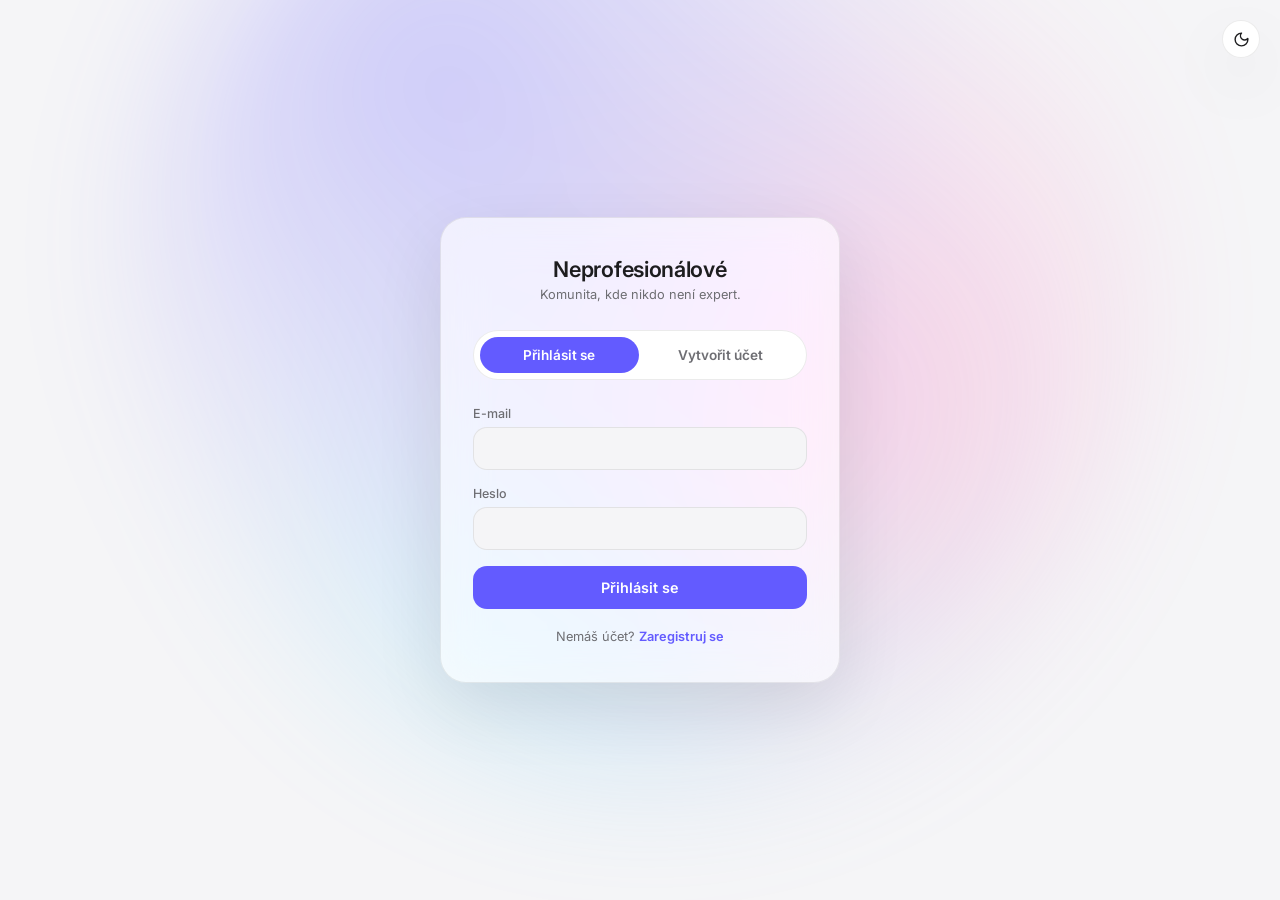
<file: frontend/layout-wall.html>
<!DOCTYPE html>
<!-- Template: moonGlass-v1 (glass/Apple-styl vizuální design appky Neprofesionálové) -->
<html lang="cs" data-template="moonGlass-v1"><head><meta charset="UTF-8"><title>Neprofesionálové — Zeď</title>
<link rel="preconnect" href="https://fonts.googleapis.com">
<link href="https://fonts.googleapis.com/css2?family=Inter:wght@400;500;600;700&family=Fraunces:opsz,wght@9..144,500;9..144,600&family=IBM+Plex+Mono:wght@400;500&display=swap" rel="stylesheet">

<style>
:root {
  --bg:#F5F5F7; --surface:rgba(255,255,255,0.65); --surface-solid:#FFFFFF;
  --text-1:#1D1D1F; --text-2:#6E6E73; --text-3:#A1A1A6; --hairline:rgba(0,0,0,0.08);
  --accent:#635BFF; --accent-b:#FF6FB8; --accent-c:#4FD1FF; --accent-soft:rgba(99,91,255,0.12);
  --shadow:0 24px 70px rgba(0,0,0,0.09); --radius:26px; --font-active:var(--font-sans);
  --font-sans:-apple-system,BlinkMacSystemFont,"SF Pro Display","SF Pro Text","Inter",Helvetica,Arial,sans-serif;
  --font-serif:"Fraunces",Georgia,serif; --font-mono:"IBM Plex Mono",ui-monospace,monospace;
}
[data-mode="dark"] {
  --bg:#000000; --surface:rgba(28,28,30,0.55); --surface-solid:#1C1C1E;
  --text-1:#F5F5F7; --text-2:#98989D; --text-3:#6E6E73; --hairline:rgba(255,255,255,0.09);
  --accent-soft:rgba(139,133,255,0.16); --shadow:0 24px 70px rgba(0,0,0,0.55);
}
* { margin:0; padding:0; box-sizing:border-box; }
html { -webkit-font-smoothing:antialiased; font-size:16px; }
body { background:var(--bg); color:var(--text-1); font-family:var(--font-active); transition:background .4s,color .4s; min-height:100vh; }
a { color:inherit; }
.orb { position:fixed; top:-220px; left:50%; transform:translateX(-50%); width:1000px; height:1000px; border-radius:50%;
  background:radial-gradient(circle at 30% 30%, var(--accent) 0%, transparent 55%),radial-gradient(circle at 70% 60%, var(--accent-b) 0%, transparent 50%),radial-gradient(circle at 50% 80%, var(--accent-c) 0%, transparent 50%);
  opacity:.28; filter:blur(70px); animation:drift 14s ease-in-out infinite alternate; pointer-events:none; z-index:0; }
[data-mode="dark"] .orb { opacity:.2; }
@keyframes drift { 0%{transform:translateX(-52%) translateY(0) scale(1);} 100%{transform:translateX(-48%) translateY(24px) scale(1.05);} }

.panel-brand { height:64px; box-sizing:border-box; background:var(--surface); backdrop-filter:blur(22px) saturate(180%); -webkit-backdrop-filter:blur(22px) saturate(180%); border:.5px solid var(--hairline); border-radius:22px; padding:10px 20px; flex-shrink:0; display:flex; flex-direction:column; justify-content:center; gap:6px; }
.brand-row { display:flex; align-items:center; gap:8px; }
.brand { font-weight:700; font-size:.95rem; letter-spacing:-.2px; }
.badge { font-family:var(--font-mono); font-size:.62rem; letter-spacing:.4px; color:var(--accent); background:var(--accent-soft); padding:3px 8px; border-radius:100px; font-weight:500; }
.stat-ticker { position:relative; height:14px; overflow:hidden; }
.stat-ticker .stat-item { position:absolute; top:0; left:0; display:flex; align-items:center; gap:5px; font-size:.66rem; color:var(--text-2); font-family:var(--font-mono); white-space:nowrap; width:100%; }
.dotc { width:6px; height:6px; border-radius:50%; display:inline-block; }
.dot-green { background:#34C759; }

.panel-search { flex:1; position:relative; height:64px; box-sizing:border-box; background:var(--surface); backdrop-filter:blur(22px) saturate(180%); -webkit-backdrop-filter:blur(22px) saturate(180%); border:.5px solid var(--hairline); border-radius:100px; padding:0 22px; display:flex; align-items:center; gap:10px; }
.panel-search svg { width:17px; height:17px; stroke:var(--text-3); flex-shrink:0; }
.panel-search input { flex:1; border:none; background:transparent; outline:none; font-size:.9rem; color:var(--text-1); font-family:inherit; }

.panel-icons { display:flex; gap:6px; height:64px; box-sizing:border-box; background:var(--surface); backdrop-filter:blur(22px) saturate(180%); -webkit-backdrop-filter:blur(22px) saturate(180%); border:.5px solid var(--hairline); border-radius:100px; padding:0 10px; flex-shrink:0; align-items:center; position:relative; }
.icon-btn { position:relative; width:38px; height:38px; border-radius:50%; border:none; background:transparent; display:flex; align-items:center; justify-content:center; cursor:pointer; }
.icon-btn:hover { background:var(--accent-soft); }
.icon-btn svg { width:18px; height:18px; stroke:var(--text-1); }
.icon-btn.active { background:var(--accent-soft); }
.icon-btn.active svg { stroke:var(--accent); }

.panel-quick { display:flex; gap:6px; height:64px; box-sizing:border-box; background:var(--surface); backdrop-filter:blur(22px) saturate(180%); -webkit-backdrop-filter:blur(22px) saturate(180%); border:.5px solid var(--hairline); border-radius:100px; padding:0 10px; flex-shrink:0; align-items:center; }

.app-header { position:sticky; top:0; z-index:40; width:100%; background:var(--surface); backdrop-filter:blur(10px) saturate(0%); -webkit-backdrop-filter:blur(10px) saturate(0%); padding:20px 0 16px; border-bottom:.5px solid var(--hairline); }
.topbar { max-width:1200px; margin:0 auto; display:flex; align-items:stretch; gap:12px; padding:0 24px; }
.page-nav-container { max-width:1200px; margin:14px auto 0; padding:0 24px; display:flex; }
.page-nav-inner { display:flex; gap:3px; background:var(--surface-solid); border:.5px solid var(--hairline); border-radius:100px; padding:6px; overflow-x:auto; scrollbar-width:none; -ms-overflow-style:none; }
.page-nav-inner::-webkit-scrollbar { display:none; width:0; height:0; }
.page-nav-container a { padding:9px 18px; border-radius:100px; font-size:.83rem; font-weight:500; color:var(--text-2); text-decoration:none; white-space:nowrap; transition:background .2s,color .2s; }
.page-nav-container a:hover:not(.active) { background:var(--accent-soft); color:var(--accent); }
.page-nav-container a.active { background:var(--accent); color:#fff; }
.page-nav-container a.soon { opacity:.4; pointer-events:none; }

main { position:relative; z-index:1; max-width:700px; margin:0 auto; padding:32px 24px 100px; }

.card { background:var(--surface); backdrop-filter:blur(20px) saturate(180%); border:.5px solid var(--hairline); border-radius:var(--radius); padding:26px; }
.card h3 { font-size:1rem; font-weight:600; margin-bottom:16px; }
.pill-btn { background:var(--accent); color:#fff; border:none; border-radius:100px; padding:9px 18px; font-size:.78rem; font-weight:600; cursor:pointer; }
.pill-btn:disabled { opacity:.45; cursor:default; }
.pill-btn-ghost { background:var(--accent-soft); color:var(--accent); border:none; border-radius:100px; padding:7px 14px; font-size:.72rem; font-weight:600; cursor:pointer; }
</style>

<style>
/* ===== ZEĎ ===== */
.wall-head { margin-bottom:20px; }
.wall-head h1 { font-size:1.5rem; font-weight:600; letter-spacing:-.4px; }
.wall-head p { font-size:.85rem; color:var(--text-2); margin-top:4px; }

.composer { margin-bottom:22px; }
.composer textarea { width:100%; min-height:64px; border:none; background:transparent; resize:vertical; outline:none; font-family:inherit; font-size:.9rem; color:var(--text-1); }
.composer textarea::placeholder { color:var(--text-3); }
.composer-foot { display:flex; align-items:center; justify-content:space-between; margin-top:12px; padding-top:12px; border-top:.5px solid var(--hairline); }
.vis-select { position:relative; }
.vis-select select { appearance:none; -webkit-appearance:none; background:var(--surface-solid); border:.5px solid var(--hairline); border-radius:100px; padding:7px 30px 7px 14px; font-size:.74rem; font-weight:500; color:var(--text-1); font-family:inherit; cursor:pointer; outline:none; }
.vis-select svg { position:absolute; right:10px; top:50%; transform:translateY(-50%); width:11px; height:11px; stroke:var(--text-3); pointer-events:none; }

.settings-toggle { display:flex; align-items:center; gap:6px; font-size:.72rem; color:var(--text-2); cursor:pointer; background:none; border:none; padding:4px 0; }
.settings-toggle svg { width:13px; height:13px; stroke:var(--text-3); }
.wall-settings { display:none; margin-top:14px; padding-top:14px; border-top:.5px solid var(--hairline); }
.wall-settings.open { display:block; }
.wall-settings-row { display:flex; align-items:center; justify-content:space-between; padding:6px 0; font-size:.82rem; }
.switch { position:relative; width:38px; height:22px; border-radius:100px; background:var(--hairline); border:none; cursor:pointer; flex-shrink:0; transition:background .15s; }
.switch.on { background:var(--accent); }
.switch::after { content:''; position:absolute; top:2px; left:2px; width:18px; height:18px; border-radius:50%; background:#fff; transition:transform .15s; box-shadow:0 1px 3px rgba(0,0,0,.2); }
.switch.on::after { transform:translateX(16px); }

.feed { display:flex; flex-direction:column; gap:14px; }
.post-card { padding:20px; }
.post-head { display:flex; align-items:center; gap:10px; margin-bottom:10px; }
.post-avatar { width:38px; height:38px; border-radius:50%; background:linear-gradient(135deg,var(--accent),var(--accent-b)); flex-shrink:0; }
.post-meta { flex:1; min-width:0; }
.post-meta b { font-size:.85rem; display:block; }
.post-meta span { font-size:.7rem; color:var(--text-2); font-family:var(--font-mono); display:flex; align-items:center; gap:5px; }
.vis-chip { font-size:.62rem; padding:2px 8px; border-radius:100px; background:var(--accent-soft); color:var(--accent); font-weight:600; font-family:var(--font-sans); }
.origin-chip { font-size:.62rem; color:var(--text-3); }
.post-text { font-size:.88rem; line-height:1.5; white-space:pre-wrap; margin-bottom:10px; }
.post-media { border-radius:16px; aspect-ratio:16/9; background:linear-gradient(135deg,var(--accent-c),var(--accent)); margin-bottom:6px; position:relative; overflow:hidden; }
.post-actions { display:flex; justify-content:flex-end; gap:8px; margin-top:4px; }
.post-actions button { background:none; border:none; color:var(--text-3); font-size:.72rem; cursor:pointer; padding:4px 8px; border-radius:8px; }
.post-actions button:hover { background:var(--accent-soft); color:var(--accent); }

.empty-state { text-align:center; padding:60px 20px; color:var(--text-2); }
.empty-state svg { width:40px; height:40px; stroke:var(--text-3); margin-bottom:14px; }
.empty-state h4 { font-size:.95rem; color:var(--text-1); margin-bottom:6px; }
.empty-state p { font-size:.82rem; max-width:320px; margin:0 auto; }

@media (max-width:640px) { main { padding:24px 16px 100px; } }
</style>
</head><body data-mode="light">
<div class="orb"></div>
<div class="app-header">

<div class="topbar">
  <div class="panel-brand">
    <div class="brand-row"><span class="brand">Neprofesionálové</span><span class="badge">v0.1 · MVP</span></div>
    <div class="stat-ticker"><div class="stat-item"><span class="dotc dot-green"></span>21 830 přihlášených</div></div>
  </div>

  <div class="panel-search">
    <svg viewBox="0 0 24 24" fill="none" stroke-width="2" stroke-linecap="round"><circle cx="11" cy="11" r="7"/><path d="M21 21l-4.3-4.3"/></svg>
    <input type="text" placeholder="Hledat na zdi…">
  </div>

  <div class="panel-icons">
    <button class="icon-btn" aria-label="Notifikace">
      <svg viewBox="0 0 24 24" fill="none" stroke-width="2" stroke-linecap="round" stroke-linejoin="round"><path d="M18 8a6 6 0 10-12 0c0 7-3 9-3 9h18s-3-2-3-9"/><path d="M13.73 21a2 2 0 01-3.46 0"/></svg>
    </button>
    <button class="icon-btn" aria-label="Zprávy">
      <svg viewBox="0 0 24 24" fill="none" stroke-width="2" stroke-linecap="round" stroke-linejoin="round"><path d="M21 15a2 2 0 01-2 2H7l-4 4V5a2 2 0 012-2h14a2 2 0 012 2z"/></svg>
    </button>
    <button class="icon-btn" aria-label="Uživatelské menu">
      <svg viewBox="0 0 24 24" fill="none" stroke-width="2" stroke-linecap="round" stroke-linejoin="round"><circle cx="12" cy="8" r="4"/><path d="M4 21c0-4.4 3.6-8 8-8s8 3.6 8 8"/></svg>
    </button>
  </div>
</div>

<div class="page-nav-container"><div class="page-nav-inner">
  <a href="layout-user-profil.html">Profil</a>
  <a class="active" href="layout-wall.html">Zeď</a>
  <a href="layout-messenger.html">Zprávy</a>
  <a class="soon" href="#">Peněženka (brzy)</a>
  <a href="layout-media-galerie.html">Média</a>
  <a href="layout-chat-mistnost.html">Chat</a>
  <a class="soon" href="#">Klubovny (brzy)</a>
  <a class="soon" href="#">Události (brzy)</a>
  <a class="soon" href="#">Hry (brzy)</a>
</div></div>
</div>

<main>

<div class="wall-head">
  <h1 id="wall-title">Zeď</h1>
  <p id="wall-sub">Co se právě děje.</p>
</div>

<div class="card composer" id="composer">
  <textarea id="post-text" placeholder="Co se právě děje?"></textarea>
  <div class="composer-foot">
    <div class="vis-select">
      <select id="post-visibility">
        <option value="public">Veřejné</option>
        <option value="friends">Jen přátelé</option>
        <option value="private">Soukromé</option>
      </select>
      <svg viewBox="0 0 24 24" fill="none" stroke-width="2" stroke-linecap="round" stroke-linejoin="round"><path d="M6 9l6 6 6-6"/></svg>
    </div>
    <button class="pill-btn" id="post-submit" onclick="submitPost()">Přidat příspěvek</button>
  </div>

  <button class="settings-toggle" onclick="toggleWallSettings()">
    <svg viewBox="0 0 24 24" fill="none" stroke-width="2" stroke-linecap="round" stroke-linejoin="round"><circle cx="12" cy="12" r="3"/><path d="M19.4 15a1.7 1.7 0 00.34 1.87l.06.06a2 2 0 11-2.83 2.83l-.06-.06a1.7 1.7 0 00-1.87-.34 1.7 1.7 0 00-1 1.55V21a2 2 0 01-4 0v-.09A1.7 1.7 0 009 19.4a1.7 1.7 0 00-1.87.34l-.06.06a2 2 0 11-2.83-2.83l.06-.06A1.7 1.7 0 004.6 15a1.7 1.7 0 00-1.55-1H3a2 2 0 010-4h.09A1.7 1.7 0 004.6 9a1.7 1.7 0 00-.34-1.87l-.06-.06a2 2 0 112.83-2.83l.06.06A1.7 1.7 0 009 4.6a1.7 1.7 0 001-1.55V3a2 2 0 014 0v.09a1.7 1.7 0 001 1.55 1.7 1.7 0 001.87-.34l.06-.06a2 2 0 112.83 2.83l-.06.06A1.7 1.7 0 0019.4 9a1.7 1.7 0 001.55 1H21a2 2 0 010 4h-.09a1.7 1.7 0 00-1.51 1z"/></svg>
    Co se propisuje na zeď automaticky
  </button>
  <div class="wall-settings" id="wall-settings"></div>
</div>

<div class="feed" id="feed"></div>

<div class="empty-state" id="empty-state" style="display:none">
  <svg viewBox="0 0 24 24" fill="none" stroke-width="2" stroke-linecap="round" stroke-linejoin="round"><path d="M4 6h16M4 12h16M4 18h10"/></svg>
  <h4>Zatím žádné příspěvky</h4>
  <p>Jakmile něco napíšeš nebo nahraješ na zeď, objeví se to tady.</p>
</div>

</main>

<script src="media-shared.js"></script>
<script src="posts-shared.js"></script>
<script>
/* Auth guard - stejný vzor jako layout-user-profil.html; zeď smí prohlížet
   i guest (bez tokenu) - ale composer a nastavení propisu vyžadují přihlášení. */
const NP_TOKEN = localStorage.getItem('np_token');
const authHeaders = NP_TOKEN ? { 'Authorization': 'Bearer ' + NP_TOKEN } : {};

// VIS_LABEL, ACTION_LABEL, authorName() a fmtTime() jsou teď v posts-shared.js.
const { VIS_LABEL, ACTION_LABEL, authorName } = PostsShared;

// user_id ze query stringu (?user=5) = zeď jiného uživatele; jinak vlastní zeď
// (moje user_id čteme z JWT payloadu, stejný vzor jako layout-user-profil.html).
function myUserId() {
  if (!NP_TOKEN) return null;
  try { return parseInt(JSON.parse(atob(NP_TOKEN.split('.')[1])).sub, 10); }
  catch { return null; }
}
const params = new URLSearchParams(window.location.search);
const ME = myUserId();
const WALL_USER_ID = params.get('user') ? parseInt(params.get('user'), 10) : ME;
const IS_OWN_WALL = ME !== null && WALL_USER_ID === ME;

// renderPost/loadWall/submitPost/deletePost jsou teď v posts-shared.js
// (PostsShared.renderPostCard/loadWall/submitPost/deletePost), tahle stránka
// jen doplňuje kontext dané stránky (nadpis zdi, viditelnost composeru, ...).
function loadWall() {
  const targetId = WALL_USER_ID || ME;
  if (!targetId) { window.location.replace('layout-auth.html'); return; }

  document.getElementById('wall-title').textContent = IS_OWN_WALL ? 'Moje zeď' : `Zeď uživatele`;
  if (!IS_OWN_WALL) authorName(targetId, authHeaders).then(name => { document.getElementById('wall-title').textContent = `Zeď — ${name}`; });
  document.getElementById('composer').style.display = (NP_TOKEN) ? '' : 'none';

  return PostsShared.loadWall({
    targetUserId: targetId,
    feedEl: document.getElementById('feed'),
    emptyEl: document.getElementById('empty-state'),
    authHeaders,
    meId: ME,
    onDelete: deletePost,
    onMediaDeleted: loadWall,
  });
}

function submitPost() {
  return PostsShared.submitPost({
    textEl: document.getElementById('post-text'),
    visibilityEl: document.getElementById('post-visibility'),
    submitBtn: document.getElementById('post-submit'),
    authHeaders,
    targetUserId: IS_OWN_WALL ? null : WALL_USER_ID,
    onSuccess: loadWall,
  });
}

function deletePost(id) {
  return PostsShared.deletePost(id, { authHeaders, onSuccess: loadWall });
}

let wallSettingsLoaded = false;

function toggleWallSettings() {
  const box = document.getElementById('wall-settings');
  box.classList.toggle('open');
  if (box.classList.contains('open') && !wallSettingsLoaded) loadWallSettings();
}

async function loadWallSettings() {
  const res = await fetch('/posts/settings/me', { headers: authHeaders });
  if (!res.ok) return;
  const data = await res.json();
  wallSettingsLoaded = true;
  const box = document.getElementById('wall-settings');
  box.innerHTML = '';
  Object.entries(data.auto_post_actions).forEach(([key, enabled]) => {
    const row = document.createElement('div');
    row.className = 'wall-settings-row';
    row.innerHTML = `<span>${ACTION_LABEL[key] || key}</span>`;
    const sw = document.createElement('button');
    sw.className = 'switch' + (enabled ? ' on' : '');
    sw.onclick = () => toggleAction(key, sw);
    row.appendChild(sw);
    box.appendChild(row);
  });
}

async function toggleAction(key, btn) {
  const next = !btn.classList.contains('on');
  btn.classList.toggle('on', next);
  await fetch('/posts/settings/me', {
    method: 'PUT',
    headers: { ...authHeaders, 'Content-Type': 'application/json' },
    body: JSON.stringify({ actions: { [key]: next } }),
  });
}

loadWall();
</script>
</body></html>
</file>
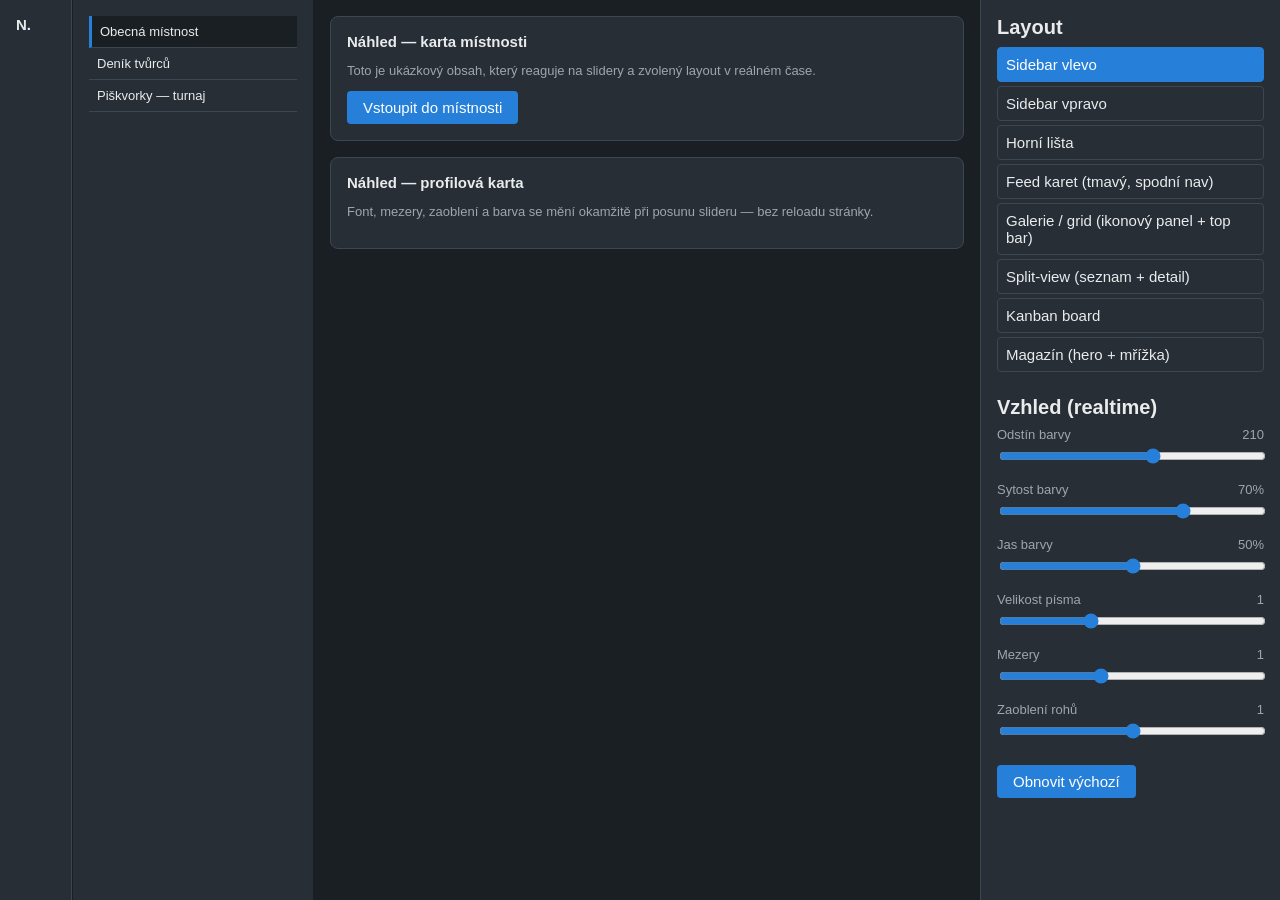
<file: archive/_archive_v17-v19/appearance.html>
<!DOCTYPE html>
<html lang="cs">
<head>
<meta charset="UTF-8">
<meta name="viewport" content="width=device-width, initial-scale=1">
<title>Neprofesionálové — Nastavení vzhledu</title>
<link rel="stylesheet" href="theme.css">
<style>
  #control-panel {
    position: fixed; top: 0; right: 0; bottom: 0; width: 300px;
    overflow-y: auto; z-index: 100;
    border-left: 1px solid var(--color-border);
    background: var(--color-surface);
    padding: var(--space-md);
  }
  .preview-wrap { margin-right: 300px; min-height: 100vh; }
  .preview-wrap .app-shell { min-height: 100vh; }

  .panel-heading { margin: 0 0 var(--space-sm) 0; font-size: var(--font-size-lg); }
  .slider-row { display: flex; flex-direction: column; gap: var(--space-xs); margin-bottom: var(--space-md); }
  .slider-row label { display: flex; justify-content: space-between; font-size: var(--font-size-sm); color: var(--color-text-muted); }
  .slider-row input[type=range] { width: 100%; accent-color: var(--color-primary); }
  .layout-choice { display: flex; flex-direction: column; gap: var(--space-xs); margin-bottom: var(--space-lg); }
  .layout-choice button {
    text-align: left;
    background: transparent;
    color: var(--color-text);
    border: 1px solid var(--color-border);
    border-radius: var(--radius-sm);
    padding: var(--space-sm);
    cursor: pointer;
    font-size: var(--font-size-base);
  }
  .layout-choice button.active { border-color: var(--color-primary); background: var(--color-primary); color: #fff; }
  .preview-card { padding: var(--space-md); margin-bottom: var(--space-md); }
  .preview-card h3 { margin: 0 0 var(--space-xs) 0; font-size: var(--font-size-base); }
  #reset-btn { margin-top: var(--space-sm); }

  /* demo obsah uvnitř app-sidebar / app-menu / kanban / magazine — jen ukázka, ne skutečné ovládání */
  .demo-list-item { padding: var(--space-sm); border-bottom: 1px solid var(--color-border); font-size: var(--font-size-sm); }
  .demo-list-item.active { border-left: 3px solid var(--color-primary); background: var(--color-bg); }
  .kanban-board { display: flex; gap: var(--space-md); overflow-x: auto; height: 100%; align-items: flex-start; }
  .kanban-column { min-width: 240px; flex: 0 0 auto; background: var(--color-surface); border-radius: var(--radius-md); padding: var(--space-sm); }
  .kanban-column h4 { margin: 0 0 var(--space-sm) 0; font-size: var(--font-size-sm); color: var(--color-text-muted); }
  .kanban-card { background: var(--color-bg); border: 1px solid var(--color-border); border-radius: var(--radius-sm); padding: var(--space-sm); margin-bottom: var(--space-sm); font-size: var(--font-size-sm); }
  .magazine-hero {
    border-radius: var(--radius-lg); padding: var(--space-xl); margin-bottom: var(--space-md);
    background: linear-gradient(135deg, var(--color-primary), var(--color-surface)); color: #fff;
  }
  .magazine-hero h2 { margin: 0 0 var(--space-xs) 0; font-size: var(--font-size-xl); }
  .magazine-grid { display: grid; grid-template-columns: repeat(auto-fill, minmax(180px, 1fr)); gap: var(--space-md); }
  .magazine-grid .surface { padding: var(--space-sm); }
</style>
</head>
<body class="layout-sidebar-left">

  <div id="control-panel">
    <h2 class="panel-heading">Layout</h2>
    <div class="layout-choice" id="layout-choice"></div>

    <h2 class="panel-heading">Vzhled (realtime)</h2>
    <div id="sliders"></div>

    <button class="btn" id="reset-btn">Obnovit výchozí</button>
  </div>

  <div class="preview-wrap">
    <div class="app-shell">
      <nav class="app-menu" id="app-menu">
        <strong>N.</strong>
      </nav>

      <div class="app-topbar" id="app-topbar">
        <span class="muted">🔍</span>
        <span class="muted">🔔</span>
        <span class="feed-card-avatar" style="width:32px;height:32px;"></span>
      </div>

      <aside class="app-sidebar" id="app-sidebar"></aside>

      <main class="app-content" id="app-content"></main>

      <div class="app-floating-nav" id="app-floating-nav">
        <span class="nav-icon">🏠</span>
        <span class="nav-icon">🔍</span>
        <span class="nav-icon primary">+</span>
        <span class="nav-icon">🔔</span>
        <span class="nav-icon">👤</span>
      </div>
    </div>
  </div>

<script src="theme.js"></script>
<script>
(function () {
  var state = NeprofTheme.init();

  function renderLayoutChoices() {
    var wrap = document.getElementById("layout-choice");
    wrap.innerHTML = "";
    NeprofTheme.LAYOUTS.forEach(function (layout) {
      var btn = document.createElement("button");
      btn.textContent = layout.label;
      btn.className = layout.id === state.layout ? "active" : "";
      btn.addEventListener("click", function () {
        NeprofTheme.setLayout(layout.id);
        state = NeprofTheme.getState();
        renderLayoutChoices();
        renderPreview();
      });
      wrap.appendChild(btn);
    });
  }

  function renderSliders() {
    var wrap = document.getElementById("sliders");
    wrap.innerHTML = "";
    NeprofTheme.SLIDERS.forEach(function (s) {
      var row = document.createElement("div");
      row.className = "slider-row";

      var label = document.createElement("label");
      var valueSpan = document.createElement("span");
      valueSpan.textContent = state.vars[s.key] + s.unit;
      label.textContent = s.label + " ";
      label.appendChild(valueSpan);

      var input = document.createElement("input");
      input.type = "range";
      input.min = s.min;
      input.max = s.max;
      input.step = s.step;
      input.value = state.vars[s.key];

      // realtime: každý pohyb slideru (input event) hned aplikuje CSS proměnnou
      input.addEventListener("input", function () {
        var val = parseFloat(input.value);
        NeprofTheme.setVar(s.key, val);
        valueSpan.textContent = val + s.unit;
      });

      row.appendChild(label);
      row.appendChild(input);
      wrap.appendChild(row);
    });
  }

  function defaultContent() {
    return (
      '<div class="surface preview-card"><h3>Náhled — karta místnosti</h3>' +
      '<p class="muted">Toto je ukázkový obsah, který reaguje na slidery a zvolený layout v reálném čase.</p>' +
      '<button class="btn">Vstoupit do místnosti</button></div>' +
      '<div class="surface preview-card"><h3>Náhled — profilová karta</h3>' +
      '<p class="muted">Font, mezery, zaoblení a barva se mění okamžitě při posunu slideru — bez reloadu stránky.</p></div>'
    );
  }

  function defaultSidebar() {
    return (
      '<div class="demo-list-item active">Obecná místnost</div>' +
      '<div class="demo-list-item">Deník tvůrců</div>' +
      '<div class="demo-list-item">Piškvorky — turnaj</div>'
    );
  }

  function renderPreview() {
    var content = document.getElementById("app-content");
    var sidebar = document.getElementById("app-sidebar");
    sidebar.innerHTML = defaultSidebar();
    content.innerHTML = defaultContent();

    if (state.layout === "layout-feed-cards") {
      content.innerHTML =
        '<div class="feed-card"><div class="feed-card-avatar">●</div>' +
        '<div class="feed-card-line accent"></div><div class="feed-card-line"></div>' +
        '<div class="feed-card-line" style="width:60%"></div></div>' +
        '<div class="feed-card"><div class="feed-card-avatar">●</div>' +
        '<div class="feed-card-line accent"></div><div class="feed-card-line"></div></div>' +
        '<div class="feed-card"><div class="feed-card-avatar">●</div>' +
        '<div class="feed-card-line accent"></div><div class="feed-card-line"></div>' +
        '<div class="feed-card-line" style="width:50%"></div></div>';
    } else if (state.layout === "layout-grid-gallery") {
      var labels = ["Elegant Room", "Cozy Corner", "Cozy Corner", "Blatyil Room", "Cozy Corner", "Elegant Room"];
      var html = '<h2 class="panel-heading">Room</h2><div class="gallery-grid">';
      labels.forEach(function (label) {
        html += '<div class="gallery-card"><span class="badge">⚙</span><span class="label">' + label + '</span></div>';
      });
      content.innerHTML = html + "</div>";
    } else if (state.layout === "layout-split-view") {
      sidebar.innerHTML =
        '<div class="demo-list-item active">Anna — Ahoj, jak to jde?</div>' +
        '<div class="demo-list-item">Tomáš — Zítra místnost?</div>' +
        '<div class="demo-list-item">Klára — Díky za pozvánku</div>' +
        '<div class="demo-list-item">Petr — 👍</div>';
      content.innerHTML =
        '<div class="surface preview-card"><h3>Anna</h3>' +
        '<p class="muted">Ahoj, jak to jde? Připojíš se dnes do místnosti?</p></div>' +
        '<div class="surface preview-card"><p class="muted">Detail konverzace se mění podle výběru v levém panelu.</p></div>';
    } else if (state.layout === "layout-kanban") {
      var columns = [
        { title: "Návrh", cards: ["Feed karet", "Galerie/grid"] },
        { title: "Rozpracováno", cards: ["Split-view", "Kanban"] },
        { title: "Hotovo", cards: ["Sidebar vlevo", "Sidebar vpravo", "Horní lišta"] },
      ];
      var kb = '<div class="kanban-board">';
      columns.forEach(function (col) {
        kb += '<div class="kanban-column"><h4>' + col.title + '</h4>';
        col.cards.forEach(function (c) { kb += '<div class="kanban-card">' + c + '</div>'; });
        kb += '</div>';
      });
      content.innerHTML = kb + '</div>';
    } else if (state.layout === "layout-magazine") {
      content.innerHTML =
        '<div class="magazine-hero"><h2>Týden na Neprofesionálech</h2>' +
        '<p>Nejsledovanější místnosti a živé aukce tohoto týdne.</p></div>' +
        '<div class="magazine-grid">' +
        '<div class="surface"><h3>Elegant Room</h3><p class="muted">Živá aukce končí za 2h</p></div>' +
        '<div class="surface"><h3>Piškvorky turnaj</h3><p class="muted">4 hráči čekají</p></div>' +
        '<div class="surface"><h3>Cozy Corner</h3><p class="muted">128 členů</p></div>' +
        '</div>';
    }
  }

  document.getElementById("reset-btn").addEventListener("click", function () {
    state = NeprofTheme.resetToDefault();
    renderLayoutChoices();
    renderSliders();
    renderPreview();
  });

  renderLayoutChoices();
  renderSliders();
  renderPreview();
})();
</script>
</body>
</html>
</file>
<file: frontend/media-galerie.css>
:root {
  --bg:#F5F5F7; --surface:rgba(255,255,255,0.65); --surface-solid:#FFFFFF;
  --text-1:#1D1D1F; --text-2:#6E6E73; --text-3:#A1A1A6; --hairline:rgba(0,0,0,0.08);
  --accent:#635BFF; --accent-b:#FF6FB8; --accent-c:#4FD1FF; --accent-soft:rgba(99,91,255,0.12);
  --shadow:0 24px 70px rgba(0,0,0,0.09); --radius:26px; --font-active:var(--font-sans);
  --font-sans:-apple-system,BlinkMacSystemFont,"SF Pro Display","SF Pro Text","Inter",Helvetica,Arial,sans-serif;
  --font-serif:"Fraunces",Georgia,serif; --font-mono:"IBM Plex Mono",ui-monospace,monospace;
}
[data-mode="dark"] {
  --bg:#000000; --surface:rgba(28,28,30,0.55); --surface-solid:#1C1C1E;
  --text-1:#F5F5F7; --text-2:#98989D; --text-3:#6E6E73; --hairline:rgba(255,255,255,0.09);
  --accent-soft:rgba(139,133,255,0.16); --shadow:0 24px 70px rgba(0,0,0,0.55);
}
* { margin:0; padding:0; box-sizing:border-box; }
html { -webkit-font-smoothing:antialiased; font-size:16px; }
body { background:var(--bg); color:var(--text-1); font-family:var(--font-active); transition:background .4s,color .4s; min-height:100vh; }
a { color:inherit; }
.orb { position:fixed; top:-220px; left:50%; transform:translateX(-50%); width:1000px; height:1000px; border-radius:50%;
  background:radial-gradient(circle at 30% 30%, var(--accent) 0%, transparent 55%),radial-gradient(circle at 70% 60%, var(--accent-b) 0%, transparent 50%),radial-gradient(circle at 50% 80%, var(--accent-c) 0%, transparent 50%);
  opacity:.28; filter:blur(70px); animation:drift 14s ease-in-out infinite alternate; pointer-events:none; z-index:0; }
[data-mode="dark"] .orb { opacity:.2; }
@keyframes drift { 0%{transform:translateX(-52%) translateY(0) scale(1);} 100%{transform:translateX(-48%) translateY(24px) scale(1.05);} }

.panel-brand { height:64px; box-sizing:border-box; background:var(--surface); backdrop-filter:blur(22px) saturate(180%); -webkit-backdrop-filter:blur(22px) saturate(180%); border:.5px solid var(--hairline); border-radius:22px; padding:10px 20px; flex-shrink:0; display:flex; flex-direction:column; justify-content:center; gap:6px; }
.brand-row { display:flex; align-items:center; gap:8px; }
.brand { font-weight:700; font-size:.95rem; letter-spacing:-.2px; }
.badge { font-family:var(--font-mono); font-size:.62rem; letter-spacing:.4px; color:var(--accent); background:var(--accent-soft); padding:3px 8px; border-radius:100px; font-weight:500; }
.stat-ticker { position:relative; height:14px; overflow:hidden; }
.stat-ticker .stat-item { position:absolute; top:0; left:0; display:flex; align-items:center; gap:5px; font-size:.66rem; color:var(--text-2); font-family:var(--font-mono); white-space:nowrap; width:100%; }
.dotc { width:6px; height:6px; border-radius:50%; display:inline-block; }
.dot-green { background:#34C759; }

.panel-search { flex:1; position:relative; height:64px; box-sizing:border-box; background:var(--surface); backdrop-filter:blur(22px) saturate(180%); -webkit-backdrop-filter:blur(22px) saturate(180%); border:.5px solid var(--hairline); border-radius:100px; padding:0 22px; display:flex; align-items:center; gap:10px; }
.panel-search svg { width:17px; height:17px; stroke:var(--text-3); flex-shrink:0; }
.panel-search input { flex:1; border:none; background:transparent; outline:none; font-size:.9rem; color:var(--text-1); font-family:inherit; }

.panel-icons { display:flex; gap:6px; height:64px; box-sizing:border-box; background:var(--surface); backdrop-filter:blur(22px) saturate(180%); -webkit-backdrop-filter:blur(22px) saturate(180%); border:.5px solid var(--hairline); border-radius:100px; padding:0 10px; flex-shrink:0; align-items:center; position:relative; }
.icon-btn { position:relative; width:38px; height:38px; border-radius:50%; border:none; background:transparent; display:flex; align-items:center; justify-content:center; cursor:pointer; }
.icon-btn:hover { background:var(--accent-soft); }
.icon-btn svg { width:18px; height:18px; stroke:var(--text-1); }
.icon-btn.active { background:var(--accent-soft); }
.icon-btn.active svg { stroke:var(--accent); }

.panel-quick { display:flex; gap:6px; height:64px; box-sizing:border-box; background:var(--surface); backdrop-filter:blur(22px) saturate(180%); -webkit-backdrop-filter:blur(22px) saturate(180%); border:.5px solid var(--hairline); border-radius:100px; padding:0 10px; flex-shrink:0; align-items:center; }

.app-header { position:sticky; top:0; z-index:40; width:100%; background:var(--surface); backdrop-filter:blur(10px) saturate(0%); -webkit-backdrop-filter:blur(10px) saturate(0%); padding:20px 0 16px; border-bottom:.5px solid var(--hairline); }
.topbar { max-width:1200px; margin:0 auto; display:flex; align-items:stretch; gap:12px; padding:0 24px; }
.page-nav-container { max-width:1200px; margin:14px auto 0; padding:0 24px; display:flex; }
.page-nav-inner { display:flex; gap:3px; background:var(--surface-solid); border:.5px solid var(--hairline); border-radius:100px; padding:6px; overflow-x:auto; scrollbar-width:none; -ms-overflow-style:none; }
.page-nav-inner::-webkit-scrollbar { display:none; width:0; height:0; }
.page-nav-container a { padding:9px 18px; border-radius:100px; font-size:.83rem; font-weight:500; color:var(--text-2); text-decoration:none; white-space:nowrap; transition:background .2s,color .2s; }
.page-nav-container a:hover:not(.active) { background:var(--accent-soft); color:var(--accent); }
.page-nav-container a.active { background:var(--accent); color:#fff; }
.page-nav-container a.soon { opacity:.4; pointer-events:none; }

main { position:relative; z-index:1; max-width:1200px; margin:0 auto; padding:32px 24px 100px; }

.card { background:var(--surface); backdrop-filter:blur(20px) saturate(180%); border:.5px solid var(--hairline); border-radius:var(--radius); padding:26px; }
.card h3 { font-size:1rem; font-weight:600; margin-bottom:16px; }
.section-head { display:flex; align-items:center; justify-content:space-between; margin-bottom:16px; flex-wrap:wrap; gap:10px; }
.section-head h3 { margin-bottom:0; }
.pill-btn { background:var(--accent-soft); color:var(--accent); border:none; border-radius:100px; padding:7px 14px; font-size:.75rem; font-weight:600; cursor:pointer; }

/* ===== GALERIE MÉDIÍ ===== */

.gallery-head { display:flex; align-items:flex-end; justify-content:space-between; gap:20px; flex-wrap:wrap; margin-bottom:24px; }
.gallery-head h1 { font-size:1.6rem; font-weight:600; letter-spacing:-.4px; }
.gallery-head p { font-size:.85rem; color:var(--text-2); margin-top:4px; }

/* rychlé statistiky nahoře */
.gallery-stats { display:grid; grid-template-columns:repeat(5,1fr); gap:10px; margin-bottom:22px; }
.gstat { background:var(--surface); backdrop-filter:blur(20px) saturate(180%); border:.5px solid var(--hairline); border-radius:18px; padding:14px 16px; display:flex; align-items:center; gap:10px; cursor:pointer; transition:border-color .15s; }
.gstat:hover { border-color:var(--accent); }
.gstat.active { border-color:var(--accent); background:var(--accent-soft); }
.gstat-icon { width:32px; height:32px; border-radius:10px; display:flex; align-items:center; justify-content:center; flex-shrink:0; background:var(--bg); }
.gstat-icon svg { width:16px; height:16px; stroke:var(--text-1); }
.gstat b { display:block; font-size:1.05rem; font-weight:600; line-height:1.2; }
.gstat span { font-size:.68rem; color:var(--text-2); }

/* toolbar: zdroj / směr / řazení / zobrazení */
.gallery-toolbar { display:flex; align-items:center; gap:10px; flex-wrap:wrap; margin-bottom:22px; }
.seg { display:flex; gap:3px; background:var(--surface-solid); border:.5px solid var(--hairline); border-radius:100px; padding:5px; }
.seg button { border:none; background:transparent; padding:7px 14px; border-radius:100px; font-size:.78rem; font-weight:500; color:var(--text-2); cursor:pointer; white-space:nowrap; }
.seg button.active { background:var(--accent); color:#fff; }
.seg button:hover:not(.active) { background:var(--accent-soft); color:var(--accent); }

.gallery-select { position:relative; }
.gallery-select select { appearance:none; -webkit-appearance:none; background:var(--surface-solid); border:.5px solid var(--hairline); border-radius:100px; padding:9px 34px 9px 16px; font-size:.78rem; font-weight:500; color:var(--text-1); font-family:inherit; cursor:pointer; outline:none; }
.gallery-select svg { position:absolute; right:12px; top:50%; transform:translateY(-50%); width:12px; height:12px; stroke:var(--text-3); pointer-events:none; }

.view-toggle { display:flex; gap:3px; background:var(--surface-solid); border:.5px solid var(--hairline); border-radius:100px; padding:5px; margin-left:auto; }
.view-toggle button { border:none; background:transparent; width:32px; height:32px; border-radius:100px; display:flex; align-items:center; justify-content:center; cursor:pointer; color:var(--text-2); }
.view-toggle button.active { background:var(--accent); color:#fff; }
.view-toggle button svg { width:15px; height:15px; stroke:currentColor; }

/* skupiny podle data */
.day-group { margin-bottom:30px; }
.day-group-label { font-size:.72rem; font-weight:600; text-transform:uppercase; letter-spacing:.6px; color:var(--text-3); font-family:var(--font-mono); margin-bottom:12px; }

/* mřížka dlaždic */
.media-grid { display:grid; grid-template-columns:repeat(6,1fr); gap:10px; }
.media-tile { position:relative; aspect-ratio:1; border-radius:16px; overflow:hidden; cursor:pointer; background:linear-gradient(135deg,var(--accent),var(--accent-b)); }
.media-tile:nth-child(5n+2){ background:linear-gradient(135deg,var(--accent-c),var(--accent)); }
.media-tile:nth-child(5n+3){ background:linear-gradient(135deg,var(--accent-b),var(--accent-c)); }
.media-tile:nth-child(5n+4){ background:linear-gradient(160deg,#2b2b3d,#1c1c26); }
.media-tile:nth-child(5n){ background:linear-gradient(135deg,var(--accent),var(--accent-c)); }

.media-tile.audio { background:linear-gradient(160deg,#2b2b3d,#1c1c26); display:flex; align-items:center; justify-content:center; }
.media-tile.audio svg { width:26px; height:26px; stroke:rgba(255,255,255,.5); }

/* Reálný náhled fotky/videa se teď vykresluje přes sdílenou třídu
   `.media-shared-thumb` (viz frontend/media-shared.js, vkládá si vlastní
   CSS sama při načtení) - stejná definice platí na Galerii médií, "Moje
   média" na profilu i u přílohy příspěvku na Zdi. */

.tile-type-badge { position:absolute; top:8px; left:8px; width:24px; height:24px; border-radius:8px; background:rgba(0,0,0,.4); backdrop-filter:blur(6px); display:flex; align-items:center; justify-content:center; }
.tile-type-badge svg { width:13px; height:13px; stroke:#fff; }

.tile-source-badge { position:absolute; top:8px; right:8px; width:22px; height:22px; border-radius:50%; background:rgba(0,0,0,.4); backdrop-filter:blur(6px); display:flex; align-items:center; justify-content:center; font-size:.6rem; }
.tile-source-badge svg { width:12px; height:12px; stroke:#fff; }

.tile-direction { position:absolute; bottom:8px; right:8px; width:20px; height:20px; border-radius:50%; background:rgba(0,0,0,.45); backdrop-filter:blur(6px); display:flex; align-items:center; justify-content:center; }
.tile-direction svg { width:11px; height:11px; stroke:#fff; }
.tile-direction.sent svg { stroke:var(--accent-c); }
.tile-direction.received svg { stroke:#FFD166; }

.tile-overlay { position:absolute; inset:0; background:linear-gradient(to top, rgba(0,0,0,.72) 0%, transparent 55%); opacity:0; transition:opacity .15s; display:flex; align-items:flex-end; padding:10px; }
.media-tile:hover .tile-overlay { opacity:1; }
.tile-overlay-text { color:#fff; }
.tile-overlay-text b { font-size:.7rem; display:block; }
.tile-overlay-text span { font-size:.62rem; opacity:.75; }

.duration-tag { position:absolute; bottom:8px; left:8px; background:rgba(0,0,0,.55); color:#fff; font-size:.62rem; font-family:var(--font-mono); padding:2px 6px; border-radius:6px; }

/* timeline (alternativní zobrazení) */
.timeline-row { display:flex; align-items:center; gap:14px; padding:12px 0; border-bottom:.5px solid var(--hairline); }
.timeline-row:last-child { border-bottom:none; }
.timeline-thumb { width:56px; height:56px; border-radius:14px; flex-shrink:0; background:linear-gradient(135deg,var(--accent),var(--accent-b)); position:relative; overflow:hidden; }
.timeline-info { flex:1; min-width:0; }
.timeline-info b { font-size:.85rem; display:block; }
.timeline-info span { font-size:.72rem; color:var(--text-2); }
.timeline-meta { display:flex; align-items:center; gap:6px; font-size:.68rem; color:var(--text-3); font-family:var(--font-mono); flex-shrink:0; }

/* prázdný stav */
.empty-state { text-align:center; padding:60px 20px; color:var(--text-2); }
.empty-state svg { width:40px; height:40px; stroke:var(--text-3); margin-bottom:14px; }
.empty-state h4 { font-size:.95rem; color:var(--text-1); margin-bottom:6px; }
.empty-state p { font-size:.82rem; max-width:320px; margin:0 auto; }

@media (max-width:960px) {
  .gallery-stats { grid-template-columns:repeat(3,1fr); }
  .media-grid { grid-template-columns:repeat(4,1fr); }
}
@media (max-width:640px) {
  .gallery-stats { grid-template-columns:repeat(2,1fr); }
  .media-grid { grid-template-columns:repeat(3,1fr); }
  .view-toggle { margin-left:0; }
}
</file>
<file: frontend/profil.css>
:root {
  --bg:#F5F5F7; --surface:rgba(255,255,255,0.65); --surface-solid:#FFFFFF;
  --text-1:#1D1D1F; --text-2:#6E6E73; --text-3:#A1A1A6; --hairline:rgba(0,0,0,0.08);
  --accent:#635BFF; --accent-b:#FF6FB8; --accent-c:#4FD1FF; --accent-soft:rgba(99,91,255,0.12);
  --shadow:0 24px 70px rgba(0,0,0,0.09); --radius:26px; --font-active:var(--font-sans);
  --font-sans:-apple-system,BlinkMacSystemFont,"SF Pro Display","SF Pro Text","Inter",Helvetica,Arial,sans-serif;
  --font-serif:"Fraunces",Georgia,serif; --font-mono:"IBM Plex Mono",ui-monospace,monospace;
}
[data-mode="dark"] {
  --bg:#000000; --surface:rgba(28,28,30,0.55); --surface-solid:#1C1C1E;
  --text-1:#F5F5F7; --text-2:#98989D; --text-3:#6E6E73; --hairline:rgba(255,255,255,0.09);
  --accent-soft:rgba(139,133,255,0.16); --shadow:0 24px 70px rgba(0,0,0,0.55);
}
* { margin:0; padding:0; box-sizing:border-box; }
html { -webkit-font-smoothing:antialiased; font-size:16px; }
body { background:var(--bg); color:var(--text-1); font-family:var(--font-active); transition:background .4s,color .4s; min-height:100vh; }
a { color:inherit; }
.orb { position:fixed; top:-220px; left:50%; transform:translateX(-50%); width:1000px; height:1000px; border-radius:50%;
  background:radial-gradient(circle at 30% 30%, var(--accent) 0%, transparent 55%),radial-gradient(circle at 70% 60%, var(--accent-b) 0%, transparent 50%),radial-gradient(circle at 50% 80%, var(--accent-c) 0%, transparent 50%);
  opacity:.28; filter:blur(70px); animation:drift 14s ease-in-out infinite alternate; pointer-events:none; z-index:0; }
[data-mode="dark"] .orb { opacity:.2; }
@keyframes drift { 0%{transform:translateX(-52%) translateY(0) scale(1);} 100%{transform:translateX(-48%) translateY(24px) scale(1.05);} }

/* TOPBAR */
.panel-brand { height:64px; box-sizing:border-box; background:var(--surface); backdrop-filter:blur(22px) saturate(180%); -webkit-backdrop-filter:blur(22px) saturate(180%); border:.5px solid var(--hairline); border-radius:22px; padding:10px 20px; flex-shrink:0; display:flex; flex-direction:column; justify-content:center; gap:6px; }
.panel-brand .brand-row { display:flex; align-items:center; gap:8px; margin-bottom:0; }
.panel-brand .brand { font-size:1rem; font-weight:600; letter-spacing:-.2px; white-space:nowrap; }
.badge { font-family:var(--font-mono); font-size:.62rem; letter-spacing:.4px; color:var(--accent); background:var(--accent-soft); padding:3px 8px; border-radius:100px; font-weight:500; }
.stat-ticker { position:relative; height:15px; overflow:hidden; width:180px; }
.stat-ticker .stat-item { position:absolute; top:0; left:0; display:flex; align-items:center; gap:5px; font-size:.66rem; color:var(--text-2); font-family:var(--font-mono); white-space:nowrap; width:100%; }
.stat-item.leaving { animation:tickerOut .4s ease forwards; }
.stat-item.entering { animation:tickerIn .4s ease forwards; }
@keyframes tickerOut { from{transform:translateX(0);opacity:1;} to{transform:translateX(-24px);opacity:0;} }
@keyframes tickerIn { from{transform:translateX(24px);opacity:0;} to{transform:translateX(0);opacity:1;} }
.dotc { width:6px; height:6px; border-radius:50%; flex-shrink:0; }
.dot-green{background:#34C759;} .dot-blue{background:#4FD1FF;} .dot-purple{background:#635BFF;} .dot-pink{background:#FF6FB8;}

.panel-search { flex:1; position:relative; height:64px; box-sizing:border-box; background:var(--surface); backdrop-filter:blur(22px) saturate(180%); -webkit-backdrop-filter:blur(22px) saturate(180%); border:.5px solid var(--hairline); border-radius:100px; padding:0 22px; display:flex; align-items:center; gap:10px; }
.panel-search svg { width:17px; height:17px; stroke:var(--text-3); flex-shrink:0; }
.panel-search input { flex:1; border:none; background:transparent; outline:none; font-size:.9rem; color:var(--text-1); font-family:inherit; }
.trending-drop { position:absolute; top:calc(100% + 10px); left:0; right:0; background:var(--surface-solid); border:.5px solid var(--hairline); border-radius:20px; padding:18px; box-shadow:var(--shadow); display:none; }
.trending-drop.open { display:block; }
.tlabel { font-size:.65rem; color:var(--text-3); text-transform:uppercase; letter-spacing:1px; margin-bottom:10px; font-family:var(--font-mono); }
.trend-chip { display:inline-block; background:var(--bg); border:.5px solid var(--hairline); padding:7px 14px; border-radius:100px; font-size:.78rem; margin:0 6px 6px 0; cursor:pointer; color:var(--text-1); }

.panel-icons { display:flex; gap:6px; height:64px; box-sizing:border-box; background:var(--surface); backdrop-filter:blur(22px) saturate(180%); -webkit-backdrop-filter:blur(22px) saturate(180%); border:.5px solid var(--hairline); border-radius:100px; padding:0 10px; flex-shrink:0; align-items:center; position:relative; }
.icon-btn { width:38px; height:38px; border-radius:50%; background:transparent; border:none; display:flex; align-items:center; justify-content:center; cursor:pointer; transition:background .2s,transform .2s; position:relative; }
.icon-btn:hover { background:var(--accent-soft); }
.icon-btn.spin:hover { transform:rotate(28deg); }
.icon-btn svg { width:18px; height:18px; stroke:var(--text-1); }
.icon-btn .pip { position:absolute; top:6px; right:6px; width:7px; height:7px; border-radius:50%; background:var(--accent-b); border:1.5px solid var(--surface-solid); }

.dropdown { position:absolute; top:calc(100% + 12px); right:0; width:320px; background:var(--surface-solid); border:.5px solid var(--hairline); border-radius:22px; box-shadow:var(--shadow); padding:20px; display:none; }
.dropdown.open { display:block; }
.dropdown h4 { font-size:.85rem; font-weight:600; margin-bottom:14px; }
.notif-item { display:flex; gap:10px; padding:10px 0; border-bottom:.5px solid var(--hairline); }
.notif-item:last-child { border-bottom:none; }
.notif-dot { width:8px; height:8px; border-radius:50%; background:var(--accent); margin-top:5px; flex-shrink:0; }
.notif-item p { font-size:.82rem; line-height:1.4; }
.notif-item span { font-size:.7rem; color:var(--text-3); }

.mega { width:360px; }
.mega-sections { display:grid; grid-template-columns:1fr 1fr; gap:4px; margin-bottom:16px; }
.mega-link { display:flex; align-items:center; gap:9px; padding:9px 10px; border-radius:12px; font-size:.82rem; text-decoration:none; color:var(--text-1); }
.mega-link:hover { background:var(--accent-soft); color:var(--accent); }
.mega-link svg { width:15px; height:15px; stroke:currentColor; flex-shrink:0; }
.mega-divider { font-size:.65rem; text-transform:uppercase; letter-spacing:1px; color:var(--text-3); font-family:var(--font-mono); margin:14px 0 10px; }
.connect-row { display:flex; align-items:center; justify-content:space-between; padding:9px 6px; }
.connect-row .cname { display:flex; align-items:center; gap:10px; font-size:.82rem; }
.connect-badge-icon { width:26px; height:26px; border-radius:8px; background:var(--bg); display:flex; align-items:center; justify-content:center; font-size:.65rem; font-weight:700; color:var(--text-2); }
.connect-status { font-size:.68rem; padding:4px 10px; border-radius:100px; font-family:var(--font-mono); }
.connect-status.on { background:var(--accent-soft); color:var(--accent); }
.connect-status.off { background:var(--bg); color:var(--text-3); border:.5px solid var(--hairline); }

/* LEFT DOCK (easter egg) */
.dock { position:fixed; left:0; top:50%; transform:translateY(-50%); z-index:35; display:flex; }
.dock-handle { width:18px; height:64px; background:var(--surface-solid); border:.5px solid var(--hairline); border-left:none; border-radius:0 16px 16px 0; cursor:pointer; display:flex; align-items:center; justify-content:center; color:var(--text-3); font-size:10px; }
.dock-body { width:0; overflow:hidden; background:var(--surface-solid); border:.5px solid var(--hairline); border-left:none; border-radius:0 22px 22px 0; transition:width .3s ease; display:flex; flex-direction:column; align-items:center; padding:0; }
.dock.open .dock-body { width:68px; padding:18px 0; }
.dock-mode-row { display:flex; gap:4px; background:var(--bg); border-radius:100px; padding:3px; margin-bottom:14px; }
.dock-mode-row button { border:none; background:transparent; width:26px; height:22px; border-radius:100px; font-size:.6rem; cursor:pointer; color:var(--text-2); }
.dock-mode-row button.active { background:var(--surface-solid); color:var(--text-1); }
.dock-btn { width:38px; height:38px; border-radius:50%; background:var(--bg); border:.5px solid var(--hairline); display:flex; align-items:center; justify-content:center; cursor:pointer; color:var(--text-2); margin-bottom:8px; }
.dock-btn svg { width:16px; height:16px; stroke:currentColor; }
.dock-log { display:none; flex-direction:column; gap:6px; padding:0 8px; }
.dock-log.active { display:flex; }
.dock-quick.hidden { display:none; }
.dock-log-line { font-family:var(--font-mono); font-size:8px; color:var(--text-3); line-height:1.5; }
.dock-log-line b { color:var(--accent); }

/* QUICK ACTIONS PANEL (stream / media / skupiny) */
.panel-quick { display:flex; gap:6px; height:64px; box-sizing:border-box; background:var(--surface); backdrop-filter:blur(22px) saturate(180%); -webkit-backdrop-filter:blur(22px) saturate(180%); border:.5px solid var(--hairline); border-radius:100px; padding:0 10px; flex-shrink:0; align-items:center; }

/* PAGE NAV (navigace mezi strankami) */
.app-header { position:sticky; top:0; z-index:40; width:100%; background:var(--surface); backdrop-filter:blur(10px) saturate(0%); -webkit-backdrop-filter:blur(10px) saturate(0%); padding:20px 0 16px; border-bottom:.5px solid var(--hairline); }
.topbar { max-width:1200px; margin:0 auto; display:flex; align-items:stretch; gap:12px; padding:0 24px; }
.page-nav-container { max-width:1200px; margin:14px auto 0; padding:0 24px; display:flex; }
.page-nav-inner { display:flex; gap:3px; background:var(--surface-solid); border:.5px solid var(--hairline); border-radius:100px; padding:6px; overflow-x:auto; scrollbar-width:none; -ms-overflow-style:none; }
.page-nav-inner::-webkit-scrollbar { display:none; width:0; height:0; }
.page-nav-container a { padding:9px 18px; border-radius:100px; font-size:.83rem; font-weight:500; color:var(--text-2); text-decoration:none; white-space:nowrap; transition:background .2s,color .2s; }
.page-nav-container a:hover:not(.active) { background:var(--accent-soft); color:var(--accent); }
.page-nav-container a.active { background:var(--accent); color:#fff; }
.page-nav-container a.soon { opacity:.4; pointer-events:none; }

/* FOOTER */
.site-footer { position:relative; z-index:1; max-width:1200px; margin:70px auto 0; padding:40px 24px 30px; border-top:.5px solid var(--hairline); }
.footer-top { display:flex; justify-content:space-between; gap:32px; flex-wrap:wrap; margin-bottom:28px; }
.footer-brand { max-width:260px; }
.footer-brand .brand { font-size:1rem; font-weight:600; margin-bottom:8px; display:block; }
.footer-brand p { font-size:.8rem; color:var(--text-2); line-height:1.6; }
.footer-cols { display:flex; gap:56px; flex-wrap:wrap; }
.footer-col h5 { font-size:.75rem; font-weight:600; text-transform:uppercase; letter-spacing:.5px; color:var(--text-3); margin-bottom:14px; }
.footer-col a { display:block; font-size:.83rem; color:var(--text-2); text-decoration:none; margin-bottom:10px; }
.footer-col a:hover { color:var(--accent); }
.footer-bottom { display:flex; justify-content:space-between; align-items:center; padding-top:20px; border-top:.5px solid var(--hairline); font-size:.72rem; color:var(--text-3); flex-wrap:wrap; gap:10px; }

main { position:relative; z-index:1; max-width:1200px; margin:0 auto; padding:32px 24px 100px; }

.card { background:var(--surface); backdrop-filter:blur(20px) saturate(180%); border:.5px solid var(--hairline); border-radius:var(--radius); padding:26px; }
.card h3 { font-size:1rem; font-weight:600; margin-bottom:16px; }
.avatar-sm { width:38px; height:38px; border-radius:50%; background:linear-gradient(135deg,var(--accent),var(--accent-c)); flex-shrink:0; }
.activity-line { display:flex; gap:10px; padding:9px 0; font-size:.82rem; align-items:center; }
.activity-line .dotc2 { width:6px; height:6px; border-radius:50%; background:var(--accent); flex-shrink:0; }
.room-row { display:flex; align-items:center; gap:12px; padding:12px 0; border-bottom:.5px solid var(--hairline); }
.room-row:last-child{border-bottom:none;}
.room-row .rinfo { flex:1; }
.room-row .rinfo b { font-size:.88rem; display:block; }
.room-row .rinfo span { font-size:.72rem; color:var(--text-2); }
.pill-btn { background:var(--accent-soft); color:var(--accent); border:none; border-radius:100px; padding:7px 14px; font-size:.75rem; font-weight:600; cursor:pointer; }
.pill-btn.ghost { background:transparent; color:var(--text-2); border:1px solid var(--hairline); }
.pill-btn-row { display:flex; gap:8px; flex-shrink:0; }
.settings-toggle { display:flex; align-items:center; gap:6px; font-size:.72rem; color:var(--text-2); cursor:pointer; background:none; border:none; padding:4px 0; }
.settings-toggle svg { width:13px; height:13px; stroke:var(--text-3); }
.activity-settings { display:none; margin-top:14px; padding-top:14px; border-top:.5px solid var(--hairline); }
.activity-settings.open { display:block; }
.activity-settings-row { display:flex; align-items:center; justify-content:space-between; padding:6px 0; font-size:.82rem; }
.switch { position:relative; width:38px; height:22px; border-radius:100px; background:var(--hairline); border:none; cursor:pointer; flex-shrink:0; transition:background .15s; }
.switch.on { background:var(--accent); }
.switch::after { content:''; position:absolute; top:2px; left:2px; width:18px; height:18px; border-radius:50%; background:#fff; transition:transform .15s; box-shadow:0 1px 3px rgba(0,0,0,.2); }
.switch.on::after { transform:translateX(16px); }
.activity-empty { text-align:center; color:var(--text-2); font-size:.85rem; padding:20px 0; }

/* ===== PROFILE — magazínový split-view ===== */

.profile-cover { position:relative; height:260px; border-radius:var(--radius); overflow:hidden;
  background:
    radial-gradient(circle at 15% 20%, var(--accent) 0%, transparent 45%),
    radial-gradient(circle at 85% 30%, var(--accent-b) 0%, transparent 45%),
    radial-gradient(circle at 50% 100%, var(--accent-c) 0%, transparent 55%),
    linear-gradient(160deg,#2b2b3d,#1c1c26);
}
.profile-cover-edit { position:absolute; top:16px; right:16px; display:flex; align-items:center; gap:6px; background:rgba(0,0,0,0.35); backdrop-filter:blur(10px); border:.5px solid rgba(255,255,255,0.25); color:#fff; padding:8px 14px; border-radius:100px; font-size:.78rem; font-weight:500; cursor:pointer; }
.profile-cover-edit svg { width:14px; height:14px; stroke:#fff; }

.profile-head { display:flex; align-items:flex-end; gap:22px; padding:0 28px; margin-top:-58px; position:relative; z-index:2; }
.profile-avatar { width:132px; height:132px; border-radius:50%; flex-shrink:0; background:linear-gradient(135deg,var(--accent),var(--accent-c)); border:5px solid var(--bg); box-shadow:var(--shadow); position:relative; }
.profile-avatar-edit { position:absolute; bottom:6px; right:6px; width:32px; height:32px; border-radius:50%; background:var(--surface-solid); border:.5px solid var(--hairline); display:flex; align-items:center; justify-content:center; cursor:pointer; }
.profile-avatar-edit svg { width:14px; height:14px; stroke:var(--text-1); }

.profile-head-info { flex:1; padding-bottom:14px; min-width:0; }
.profile-head-info h1 { font-size:1.7rem; font-weight:600; letter-spacing:-.4px; display:flex; align-items:center; gap:8px; flex-wrap:wrap; }
.profile-verified { width:18px; height:18px; stroke:#fff; background:var(--accent); border-radius:50%; padding:3px; box-sizing:border-box; }
.profile-handle { font-size:.85rem; color:var(--text-2); font-family:var(--font-mono); margin-top:2px; }
.profile-bio { font-size:.88rem; color:var(--text-2); margin-top:8px; max-width:520px; line-height:1.5; }
.profile-role-tag { display:inline-flex; align-items:center; gap:4px; background:var(--accent-soft); color:var(--accent); font-size:.68rem; font-weight:600; padding:3px 10px; border-radius:100px; font-family:var(--font-mono); margin-top:8px; }

.profile-actions { display:flex; gap:8px; padding-bottom:14px; flex-shrink:0; }
.profile-btn { border:none; border-radius:100px; padding:10px 18px; font-size:.82rem; font-weight:600; cursor:pointer; display:flex; align-items:center; gap:6px; white-space:nowrap; }
.profile-btn svg { width:15px; height:15px; stroke:currentColor; }
.profile-btn.primary { background:var(--accent); color:#fff; }
.profile-btn.ghost { background:var(--surface-solid); color:var(--text-1); border:.5px solid var(--hairline); }
.profile-btn.icon-only { width:38px; height:38px; padding:0; justify-content:center; background:var(--surface-solid); color:var(--text-2); border:.5px solid var(--hairline); }

.profile-split { display:grid; grid-template-columns:300px 1fr; gap:20px; align-items:start; margin-top:30px; }
.profile-side { position:sticky; top:118px; display:flex; flex-direction:column; gap:16px; }

.info-row { display:flex; align-items:center; gap:10px; font-size:.83rem; color:var(--text-1); padding:7px 0; }
.info-row svg { width:16px; height:16px; stroke:var(--text-3); flex-shrink:0; }

.mini-stats { display:grid; grid-template-columns:1fr 1fr; gap:10px; }
.mini-stat { background:var(--bg); border:.5px solid var(--hairline); border-radius:16px; padding:14px; text-align:center; }
.mini-stat b { display:block; font-size:1.2rem; font-weight:600; }
.mini-stat span { font-size:.68rem; color:var(--text-2); }

.modal-overlay { position:fixed; inset:0; background:rgba(0,0,0,.45); z-index:100; display:none; align-items:center; justify-content:center; padding:20px; }
.modal-overlay.open { display:flex; }
.modal-card { width:100%; max-width:420px; max-height:calc(100vh - 40px); overflow-y:auto; background:var(--surface-solid); border:.5px solid var(--hairline); border-radius:var(--radius); padding:28px; box-shadow:var(--shadow); }
.modal-card h3 { font-size:1.05rem; font-weight:600; margin-bottom:16px; }
.field { margin-bottom:14px; }
.field label { display:block; font-size:.78rem; color:var(--text-2); margin-bottom:6px; font-weight:500; }
.field input, .field select { width:100%; padding:12px 14px; border-radius:14px; border:.5px solid var(--hairline); background:var(--bg); color:var(--text-1); font-family:inherit; font-size:.9rem; outline:none; }
.field input:focus, .field select:focus, .field textarea:focus { border-color:var(--accent); }
.field input:disabled { opacity:.6; cursor:not-allowed; }
.field .field-hint { display:block; margin-top:5px; font-size:.72rem; color:var(--text-3); }
.form-msg { font-size:.8rem; padding:10px 14px; border-radius:12px; margin-bottom:14px; display:none; line-height:1.4; }
.form-msg.error { background:rgba(255,59,48,.12); color:#FF3B30; display:block; }
.form-msg.success { background:var(--accent-soft); color:var(--accent); display:block; }

.badge-row { display:flex; gap:8px; flex-wrap:wrap; }
.badge-chip { width:42px; height:42px; border-radius:50%; background:var(--bg); border:.5px solid var(--hairline); display:flex; align-items:center; justify-content:center; font-size:1.1rem; cursor:default; }
.badge-pick-item { display:flex; flex-direction:column; align-items:center; gap:6px; width:72px; cursor:pointer; }
.badge-pick-item .badge-chip { cursor:pointer; transition:transform .12s, border-color .12s, background .12s; }
.badge-pick-item.selected .badge-chip { border-color:var(--accent); background:var(--accent-soft); transform:scale(1.06); }
.badge-pick-item span { font-size:.66rem; text-align:center; color:var(--text-3); line-height:1.15; }
.badge-pick-item.selected span { color:var(--text-1); }

/* main column tabs */
.profile-tabs { display:flex; gap:3px; background:var(--surface-solid); border:.5px solid var(--hairline); border-radius:100px; padding:6px; margin-bottom:20px; overflow-x:auto; scrollbar-width:none; -ms-overflow-style:none; }
.profile-tabs::-webkit-scrollbar { display:none; width:0; height:0; }
.profile-tabs a { padding:9px 18px; border-radius:100px; font-size:.83rem; font-weight:500; color:var(--text-2); text-decoration:none; white-space:nowrap; cursor:pointer; transition:background .2s,color .2s; }
.profile-tabs a:hover:not(.active) { background:var(--accent-soft); color:var(--accent); }
.profile-tabs a.active { background:var(--accent); color:#fff; }

.tab-panel { display:none; flex-direction:column; gap:20px; }
.tab-panel.active { display:flex; }

/* composer */
.composer-input { width:100%; border:none; background:var(--bg); border-radius:16px; padding:14px 16px; font-family:inherit; font-size:.88rem; color:var(--text-1); resize:none; outline:none; min-height:52px; }
.composer-input::placeholder { color:var(--text-3); }
.composer-bar { display:flex; align-items:center; justify-content:space-between; margin-top:12px; }
.composer-tools { display:flex; gap:4px; }
.composer-tools .icon-btn { background:var(--bg); }

/* feed posts */
.post { border-bottom:.5px solid var(--hairline); padding:18px 0; }
.post:first-child { padding-top:0; }
.post:last-child { border-bottom:none; padding-bottom:0; }
.post-head { display:flex; align-items:center; gap:10px; margin-bottom:10px; }
.post-head b { font-size:.86rem; }
.post-head span { font-size:.72rem; color:var(--text-2); display:block; }
.post-text { font-size:.88rem; line-height:1.55; margin-bottom:12px; }
.post-media { height:200px; border-radius:18px; margin-bottom:12px; background:linear-gradient(135deg,var(--accent-soft),var(--accent-c) 140%); opacity:.85; position:relative; overflow:hidden; }
.post-actions { display:flex; gap:18px; }
.post-action { display:flex; align-items:center; gap:6px; font-size:.78rem; color:var(--text-2); cursor:pointer; }
.post-action svg { width:16px; height:16px; stroke:currentColor; }
.post-action:hover { color:var(--accent); }

/* photo grid */
.photo-grid { display:grid; grid-template-columns:repeat(4,1fr); gap:10px; }
.photo-grid.preview { grid-template-columns:repeat(4,1fr); }
.photo-tile { aspect-ratio:1; border-radius:16px; background:linear-gradient(135deg,var(--accent),var(--accent-b)); }
.photo-tile:nth-child(4n+2){ background:linear-gradient(135deg,var(--accent-c),var(--accent)); }
.photo-tile:nth-child(4n+3){ background:linear-gradient(135deg,var(--accent-b),var(--accent-c)); }
.photo-tile:nth-child(4n){ background:linear-gradient(135deg,var(--accent),var(--accent-c)); }
.section-link { font-size:.8rem; color:var(--accent); text-decoration:none; font-weight:600; }
.section-head { display:flex; align-items:center; justify-content:space-between; margin-bottom:16px; }
.section-head h3 { margin-bottom:0; }

/* moje média - reálná galerie */
.media-tile { aspect-ratio:1; border-radius:16px; background-color:var(--bg); background-size:cover; background-position:center; position:relative; overflow:hidden; cursor:pointer; }
.media-tile video { position:absolute; inset:0; width:100%; height:100%; object-fit:cover; }
.media-tile .media-play { position:absolute; inset:0; display:flex; align-items:center; justify-content:center; background:rgba(0,0,0,.18); }
.media-tile .media-play svg { width:34px; height:34px; fill:#fff; opacity:.92; filter:drop-shadow(0 2px 6px rgba(0,0,0,.35)); }
.media-tile .media-del { position:absolute; top:6px; right:6px; width:26px; height:26px; border-radius:50%; background:rgba(0,0,0,.45); backdrop-filter:blur(6px); border:none; display:flex; align-items:center; justify-content:center; cursor:pointer; opacity:0; transition:opacity .15s; }
.media-tile:hover .media-del { opacity:1; }
.media-tile .media-del svg { width:13px; height:13px; stroke:#fff; }
.media-empty { text-align:center; padding:40px 20px; color:var(--text-3); font-size:.85rem; }
.media-upload-btn { position:relative; overflow:hidden; }
.media-upload-btn input[type=file] { position:absolute; inset:0; opacity:0; cursor:pointer; }

/* moje události */
.event-row { display:flex; gap:14px; align-items:center; padding:14px 0; border-bottom:.5px solid var(--hairline); }
.event-row:last-child { border-bottom:none; }
.event-cover { width:56px; height:56px; border-radius:14px; flex-shrink:0; background:linear-gradient(135deg,var(--accent),var(--accent-c)); background-size:cover; background-position:center; }
.event-info { flex:1; min-width:0; }
.event-info b { font-size:.9rem; display:block; }
.event-meta { font-size:.75rem; color:var(--text-2); margin-top:2px; display:flex; gap:8px; flex-wrap:wrap; }
.event-actions { display:flex; gap:6px; flex-shrink:0; align-items:center; }
.status-chip { font-size:.72rem; padding:6px 12px; border-radius:100px; border:.5px solid var(--hairline); background:var(--bg); color:var(--text-2); cursor:pointer; white-space:nowrap; }
.status-chip.active.going { background:var(--accent); color:#fff; border-color:var(--accent); }
.status-chip.active.interested { background:var(--accent-soft); color:var(--accent); border-color:transparent; }
.status-chip.active.went { background:var(--text-3); color:#fff; border-color:var(--text-3); }
.owner-tag { font-size:.68rem; color:var(--accent); font-weight:600; }
.event-del { width:30px; height:30px; border-radius:50%; background:var(--bg); border:.5px solid var(--hairline); display:flex; align-items:center; justify-content:center; cursor:pointer; color:var(--text-2); flex-shrink:0; }
.event-del svg { width:13px; height:13px; stroke:currentColor; }

@media (max-width:860px) {
  .profile-split { grid-template-columns:1fr; }
  .profile-side { position:static; }
  .profile-head { flex-direction:column; align-items:flex-start; margin-top:-40px; }
  .profile-avatar { width:104px; height:104px; }
  .profile-actions { padding-bottom:0; padding-top:14px; }
  .photo-grid.preview { grid-template-columns:repeat(3,1fr); }
}
</file>
<file: archive/_archive_v17-v19/theme.css>
/* ==========================================================================
   Neprofesionálové — Design template systém (theme.css)
   v17 — CSS proměnné + layout architektura pro realtime theming

   Slidery (theme.js) mění tyto CSS custom properties přímo na :root,
   takže se projeví okamžitě bez re-renderu / reloadu.
   ========================================================================== */

:root {
  /* --- barevné proměnné (ovládané slidery: hue / sytost / jas) --- */
  --color-primary-h: 210;   /* 0-360 */
  --color-primary-s: 70%;   /* 0-100% */
  --color-primary-l: 50%;   /* 20-80% */

  --color-bg-l: 12%;        /* jas pozadí (tmavé téma default) */
  --color-surface-l: 18%;

  /* odvozené barvy — přepočítávané z primárních HSL složek */
  --color-primary: hsl(var(--color-primary-h) var(--color-primary-s) var(--color-primary-l));
  --color-primary-hover: hsl(var(--color-primary-h) var(--color-primary-s) calc(var(--color-primary-l) + 8%));
  --color-bg: hsl(var(--color-primary-h) 15% var(--color-bg-l));
  --color-surface: hsl(var(--color-primary-h) 15% var(--color-surface-l));
  --color-border: hsl(var(--color-primary-h) 15% calc(var(--color-surface-l) + 10%));
  --color-text: hsl(var(--color-primary-h) 10% 92%);
  --color-text-muted: hsl(var(--color-primary-h) 10% 65%);

  /* --- velikostní proměnné (ovládané slidery: font / mezery / zaoblení) --- */
  --font-scale: 1;          /* 0.85 - 1.3 */
  --spacing-scale: 1;       /* 0.7 - 1.5 */
  --radius-scale: 1;        /* 0 - 2 */

  --font-size-base: calc(15px * var(--font-scale));
  --font-size-sm: calc(13px * var(--font-scale));
  --font-size-lg: calc(20px * var(--font-scale));
  --font-size-xl: calc(28px * var(--font-scale));

  --space-xs: calc(4px * var(--spacing-scale));
  --space-sm: calc(8px * var(--spacing-scale));
  --space-md: calc(16px * var(--spacing-scale));
  --space-lg: calc(24px * var(--spacing-scale));
  --space-xl: calc(40px * var(--spacing-scale));

  --radius-sm: calc(4px * var(--radius-scale));
  --radius-md: calc(8px * var(--radius-scale));
  --radius-lg: calc(16px * var(--radius-scale));
}

* { box-sizing: border-box; }

body {
  margin: 0;
  background: var(--color-bg);
  color: var(--color-text);
  font-family: -apple-system, "Segoe UI", Roboto, sans-serif;
  font-size: var(--font-size-base);
  transition: background-color .15s ease, color .15s ease;
}

a { color: var(--color-primary); }

.surface {
  background: var(--color-surface);
  border: 1px solid var(--color-border);
  border-radius: var(--radius-md);
}

.btn {
  background: var(--color-primary);
  color: #fff;
  border: none;
  border-radius: var(--radius-sm);
  padding: var(--space-sm) var(--space-md);
  font-size: var(--font-size-base);
  cursor: pointer;
}
.btn:hover { background: var(--color-primary-hover); }

.muted { color: var(--color-text-muted); font-size: var(--font-size-sm); }

/* ==========================================================================
   LAYOUT ARCHITEKTURA
   Kostra stránky je vždy stejná trojice bloků: [.app-menu] [.app-sidebar] [.app-content]
   Konkrétní "layout" (přepínaný v menu) mění jen jejich rozmístění přes grid.
   Nový layout = nová .layout-XXX třída na <body> + pravidla níže.
   ========================================================================== */

.app-shell {
  display: grid;
  min-height: 100vh;
  gap: 1px;
}

.app-menu, .app-sidebar, .app-content { padding: var(--space-md); }
.app-menu { background: var(--color-surface); border-right: 1px solid var(--color-border); }
.app-sidebar { background: var(--color-surface); }
.app-content { background: var(--color-bg); }

/* Volitelné bloky — používá jen layout-topnav (app-menu jako lišta) a nové
   layouty v18 (app-topbar, app-floating-nav). Výchozí: skryté, každý layout
   si je zapne vlastním pravidlem níže. */
.app-topbar { display: none; grid-area: topbar; }
.app-floating-nav { display: none; }

/* --- layout-sidebar-left: menu vlevo úzké, sidebar hned vedle, obsah zbytek --- */
body.layout-sidebar-left .app-shell {
  grid-template-columns: 72px 240px 1fr;
  grid-template-areas: "menu sidebar content";
}

/* --- layout-sidebar-right: obsah vlevo, sidebar+menu vpravo (zrcadlené) --- */
body.layout-sidebar-right .app-shell {
  grid-template-columns: 1fr 240px 72px;
  grid-template-areas: "content sidebar menu";
}

/* --- layout-topnav: menu jako horní lišta přes celou šířku, sidebar+obsah pod ním --- */
body.layout-topnav .app-shell {
  grid-template-columns: 240px 1fr;
  grid-template-rows: 64px 1fr;
  grid-template-areas:
    "menu   menu"
    "sidebar content";
}
body.layout-topnav .app-menu {
  grid-area: menu;
  border-right: none;
  border-bottom: 1px solid var(--color-border);
  display: flex;
  align-items: center;
  gap: var(--space-md);
}

.app-menu { grid-area: menu; }
.app-sidebar { grid-area: sidebar; }
.app-content { grid-area: content; }

@media (max-width: 720px) {
  body.layout-sidebar-left .app-shell,
  body.layout-sidebar-right .app-shell,
  body.layout-topnav .app-shell {
    grid-template-columns: 1fr;
    grid-template-rows: auto auto 1fr;
    grid-template-areas: "menu" "sidebar" "content";
  }
}

/* ==========================================================================
   v18 — dva nové layouty podle referenčních vizuálů (uživatelský sken)
   ========================================================================== */

/* --- layout-feed-cards: jednosloupcový tmavý feed karet s levým barevným
   akcentem, menu/sidebar skryté, místo nich plovoucí spodní navigace --- */
body.layout-feed-cards .app-shell {
  grid-template-columns: 1fr;
  grid-template-rows: 1fr;
  grid-template-areas: "content";
}
body.layout-feed-cards .app-menu,
body.layout-feed-cards .app-sidebar { display: none; }
body.layout-feed-cards .app-content {
  padding: var(--space-lg) var(--space-md) calc(var(--space-xl) * 2);
  max-width: 480px;
  margin: 0 auto;
}
body.layout-feed-cards .app-floating-nav { display: flex; }

.feed-card {
  background: var(--color-surface);
  border-left: 4px solid var(--color-primary);
  border-radius: var(--radius-md);
  padding: var(--space-md);
  margin-bottom: var(--space-md);
}
.feed-card .feed-card-avatar {
  width: 40px; height: 40px; border-radius: 50%;
  background: var(--color-bg); border: 2px solid var(--color-primary);
  display: inline-flex; align-items: center; justify-content: center;
  margin-bottom: var(--space-sm);
}
.feed-card .feed-card-line {
  height: 8px; border-radius: 4px; background: var(--color-border);
  margin-bottom: var(--space-xs); width: 80%;
}
.feed-card .feed-card-line.accent { background: var(--color-primary); width: 40%; }

/* --- layout-grid-gallery: tenký ikonový panel vlevo, top bar (hledání /
   notifikace / avatar), obsah = mřížka karet, plovoucí spodní navigace přes obsah --- */
body.layout-grid-gallery .app-shell {
  grid-template-columns: 72px 1fr;
  grid-template-rows: 64px 1fr;
  grid-template-areas:
    "menu topbar"
    "menu content";
}
body.layout-grid-gallery .app-sidebar { display: none; }
body.layout-grid-gallery .app-menu {
  border-right: 1px solid var(--color-border);
  display: flex;
  flex-direction: column;
  align-items: center;
  gap: var(--space-lg);
  padding-top: var(--space-lg);
}
body.layout-grid-gallery .app-topbar {
  display: flex;
  align-items: center;
  justify-content: flex-end;
  gap: var(--space-md);
  border-bottom: 1px solid var(--color-border);
}
body.layout-grid-gallery .app-content { padding-bottom: calc(var(--space-xl) * 2); }
body.layout-grid-gallery .app-floating-nav { display: flex; }

.gallery-grid {
  display: grid;
  grid-template-columns: repeat(auto-fill, minmax(150px, 1fr));
  gap: var(--space-md);
}
.gallery-card {
  position: relative;
  aspect-ratio: 1;
  border-radius: var(--radius-lg);
  background: linear-gradient(160deg, var(--color-surface), var(--color-border));
  overflow: hidden;
}
.gallery-card .badge {
  position: absolute; top: var(--space-sm); left: var(--space-sm);
  width: 28px; height: 28px; border-radius: 50%;
  background: #fff; color: #111;
  display: flex; align-items: center; justify-content: center;
  font-size: var(--font-size-sm);
}
.gallery-card .label {
  position: absolute; bottom: var(--space-sm); left: var(--space-sm);
  color: #fff; font-weight: 600; font-size: var(--font-size-sm);
  text-shadow: 0 1px 3px rgba(0,0,0,.6);
}

/* --- plovoucí spodní navigace — sdílená sazba pro feed-cards i grid-gallery --- */
.app-floating-nav {
  position: fixed;
  left: 50%; bottom: var(--space-md);
  transform: translateX(-50%);
  background: var(--color-surface);
  border: 1px solid var(--color-border);
  border-radius: var(--radius-lg);
  padding: var(--space-sm) var(--space-md);
  align-items: center;
  gap: var(--space-md);
  box-shadow: 0 8px 24px rgba(0,0,0,.35);
  z-index: 10;
}
.app-floating-nav .nav-icon {
  width: 22px; height: 22px;
  display: flex; align-items: center; justify-content: center;
  color: var(--color-text-muted);
}
.app-floating-nav .nav-icon.primary {
  width: 40px; height: 40px;
  background: var(--color-primary);
  color: #fff;
  border-radius: 50%;
  margin: calc(var(--space-xs) * -1) 0;
}

/* ==========================================================================
   v19 — 3 další layouty (split-view, kanban, magazín)
   ========================================================================== */

/* --- layout-split-view: úzký seznam vlevo (konverzace/místnosti) + detail
   vpravo, nahoře tenká top lišta s hledáním --- */
body.layout-split-view .app-shell {
  grid-template-columns: 320px 1fr;
  grid-template-rows: 56px 1fr;
  grid-template-areas:
    "topbar topbar"
    "sidebar content";
}
body.layout-split-view .app-menu { display: none; }
body.layout-split-view .app-topbar { display: flex; }
body.layout-split-view .app-sidebar {
  overflow-y: auto;
  padding: 0;
}
body.layout-split-view .app-sidebar .demo-list-item { padding: var(--space-md); }

/* --- layout-kanban: horní lišta + plnošířkový board s vodorovně
   rolovatelnými sloupci, bez menu/sidebaru --- */
body.layout-kanban .app-shell {
  grid-template-columns: 1fr;
  grid-template-rows: 56px 1fr;
  grid-template-areas:
    "topbar"
    "content";
}
body.layout-kanban .app-menu,
body.layout-kanban .app-sidebar { display: none; }
body.layout-kanban .app-topbar { display: flex; }
body.layout-kanban .app-content { overflow-x: auto; }

/* --- layout-magazine: horní lišta, hlavní obsah (hero + mřížka) vlevo,
   úzký postranní panel ("Aktuálně") vpravo --- */
body.layout-magazine .app-shell {
  grid-template-columns: 1fr 260px;
  grid-template-rows: 64px 1fr;
  grid-template-areas:
    "topbar topbar"
    "content sidebar";
}
body.layout-magazine .app-menu { display: none; }
body.layout-magazine .app-topbar { display: flex; }
</file>
